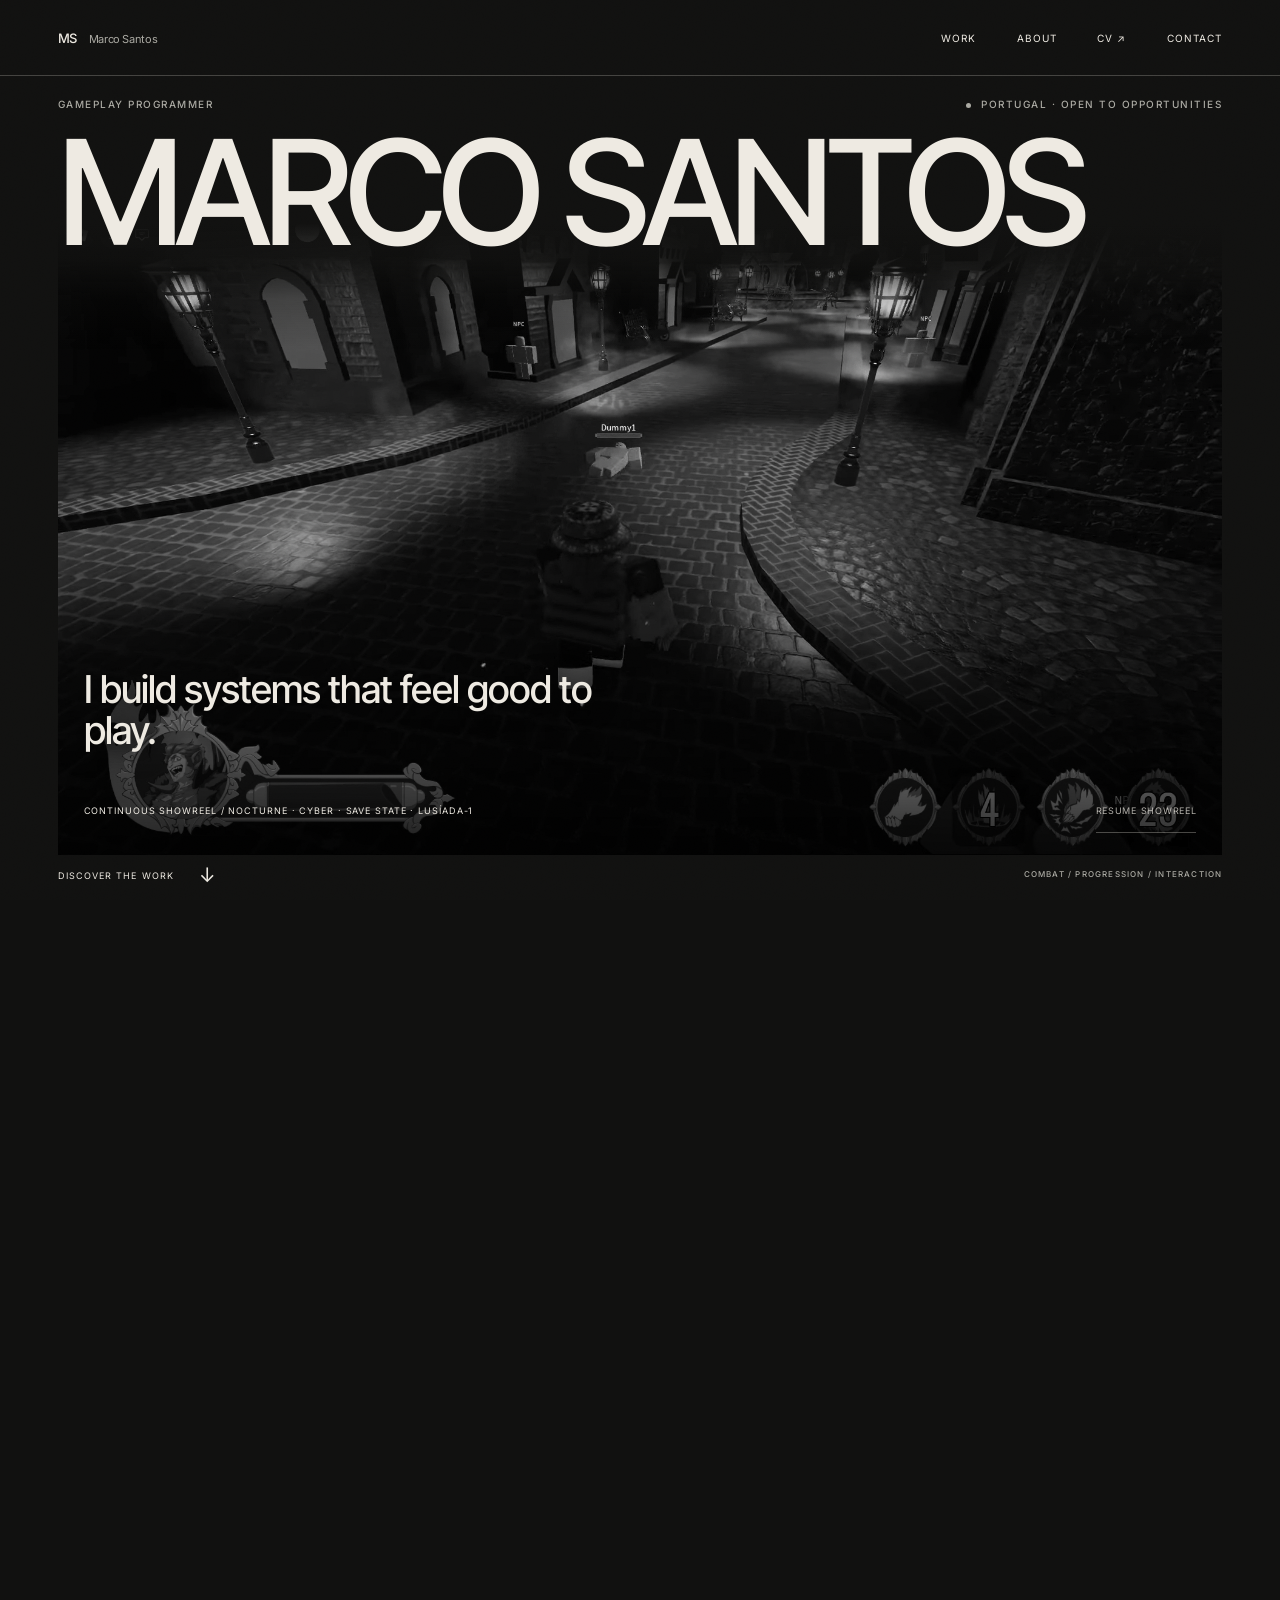
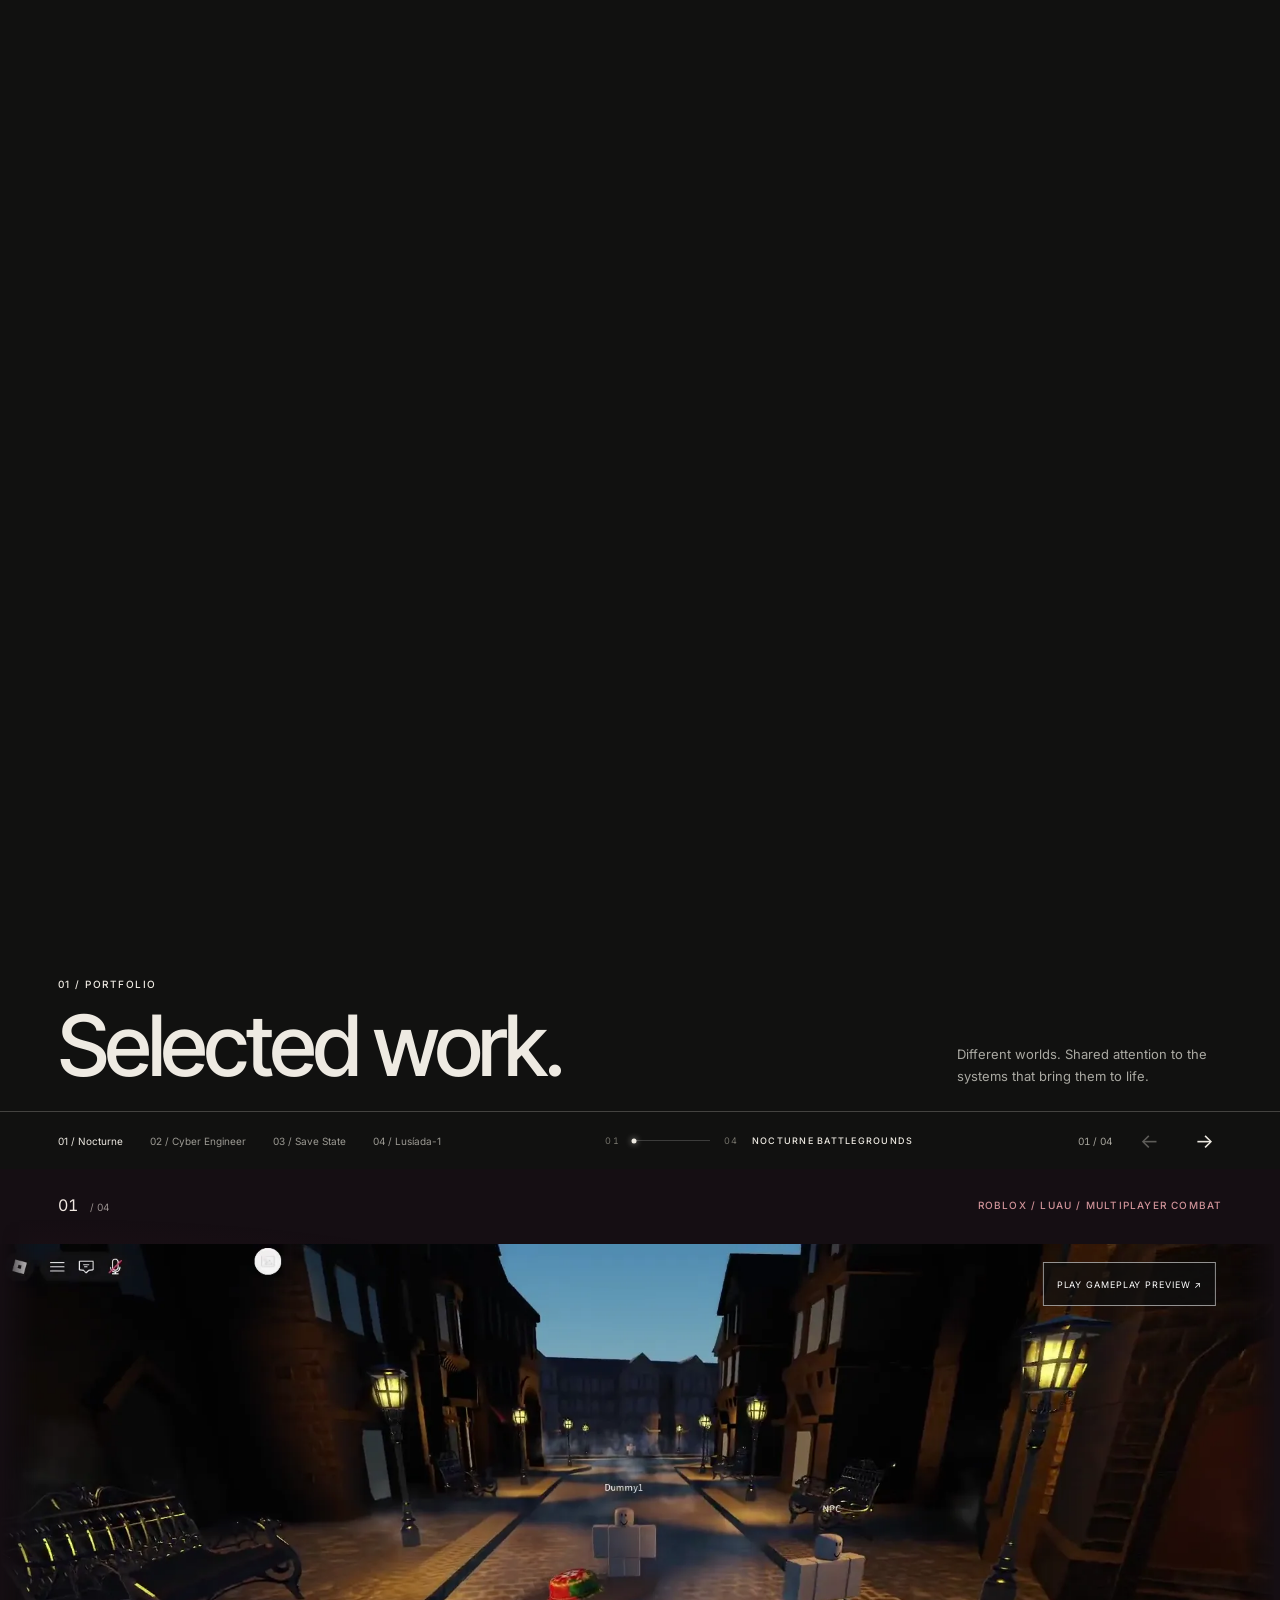
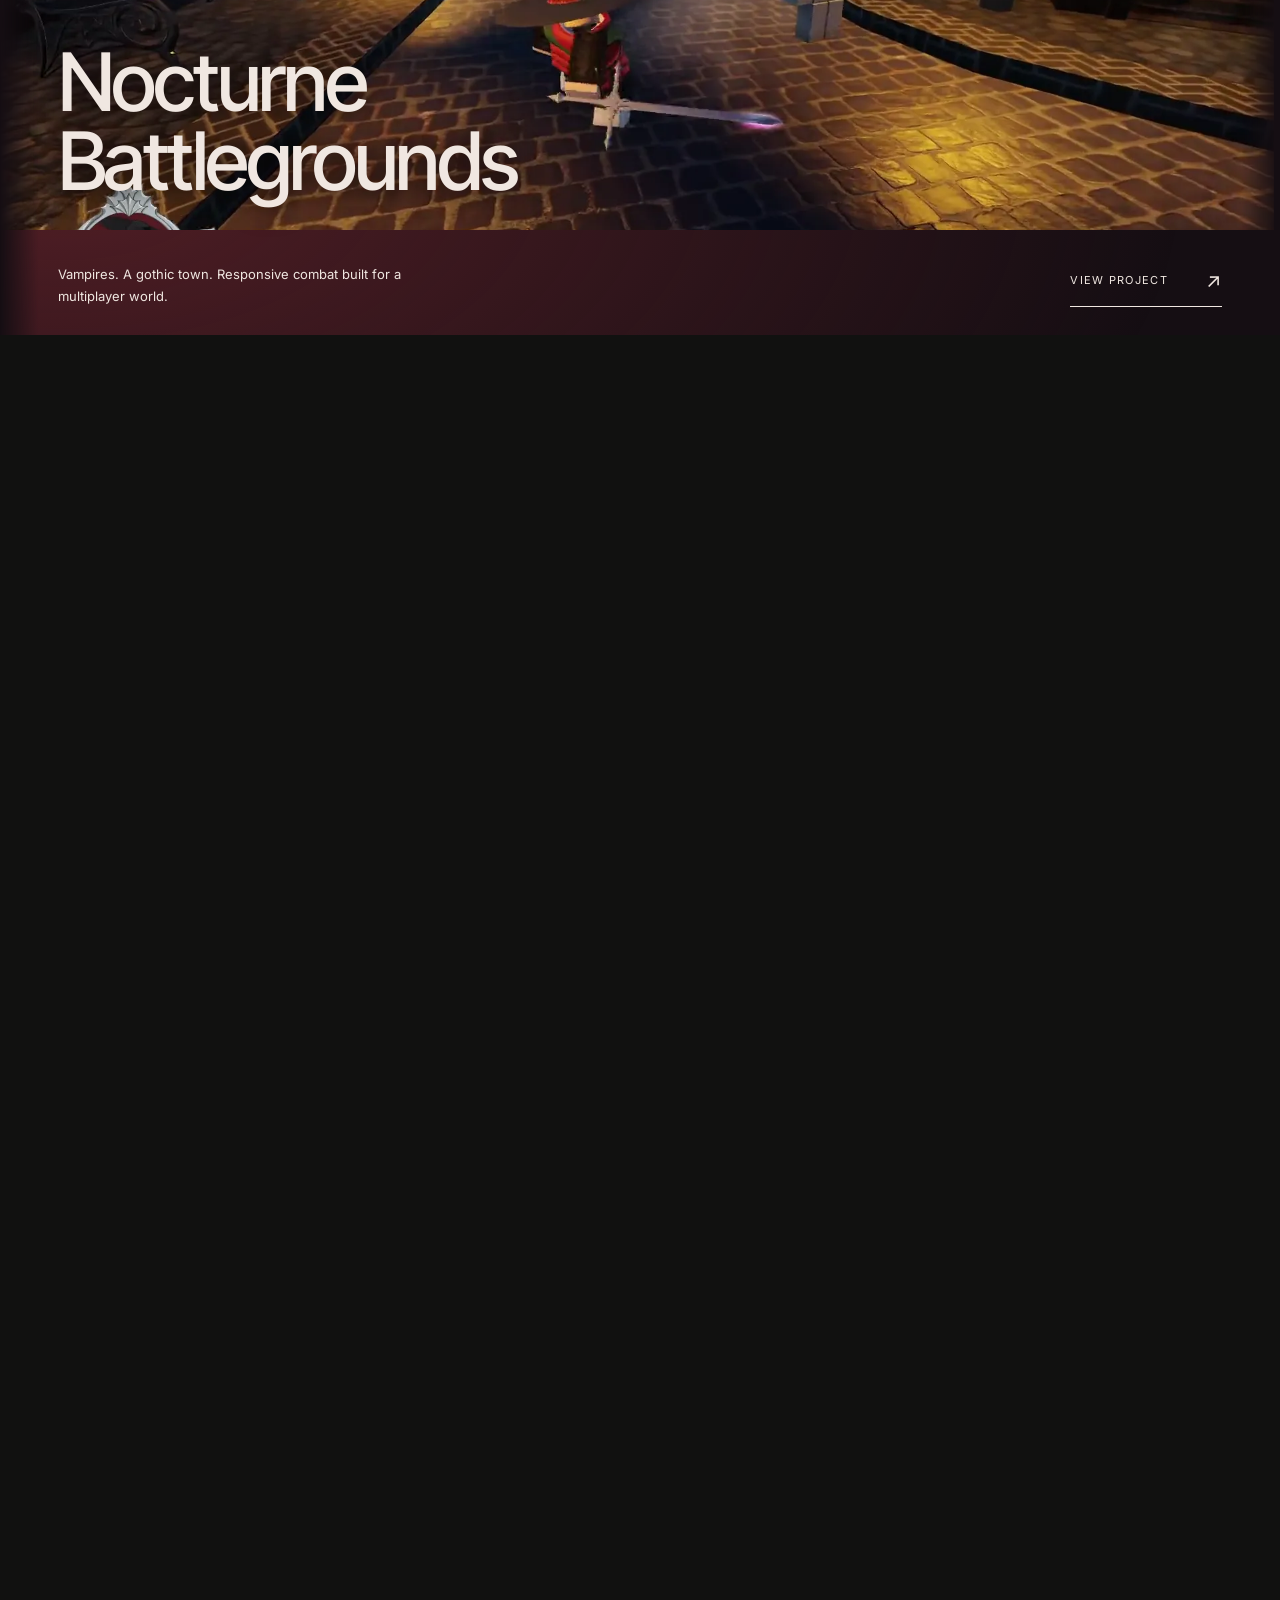
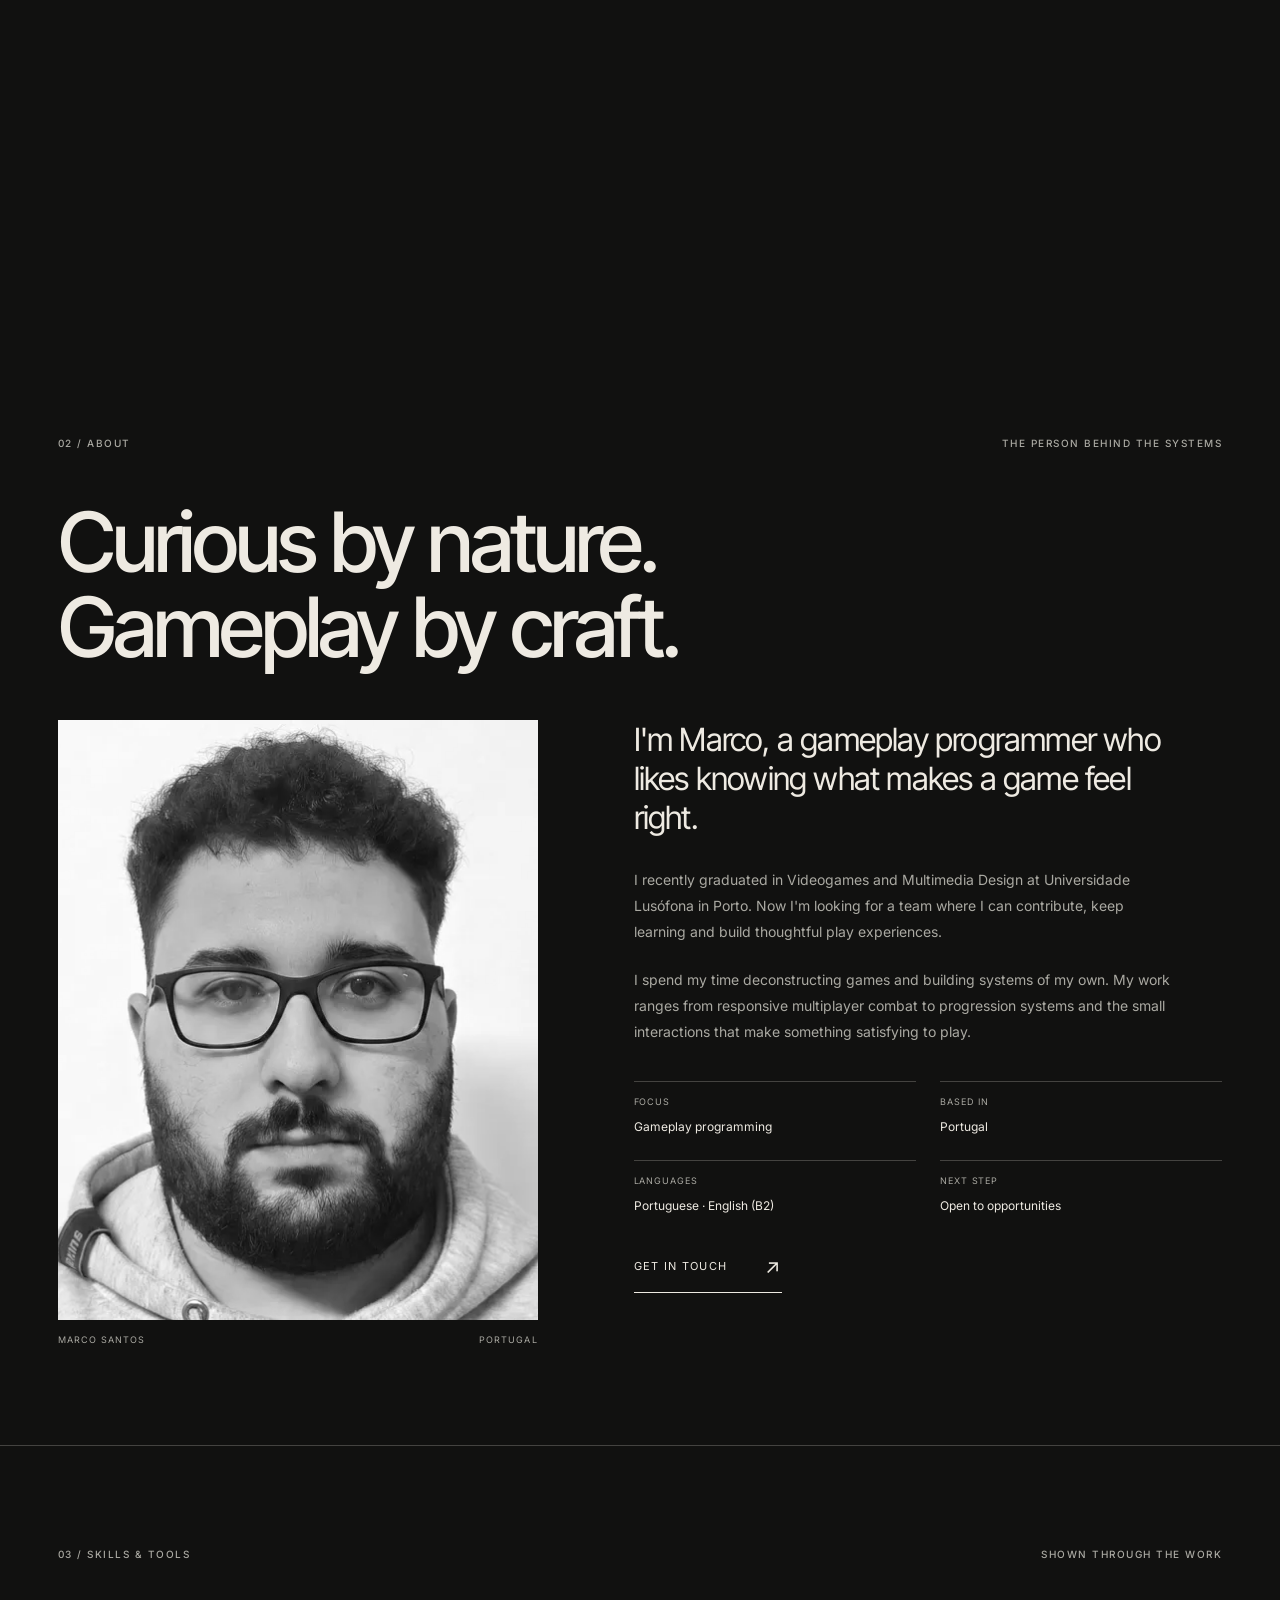
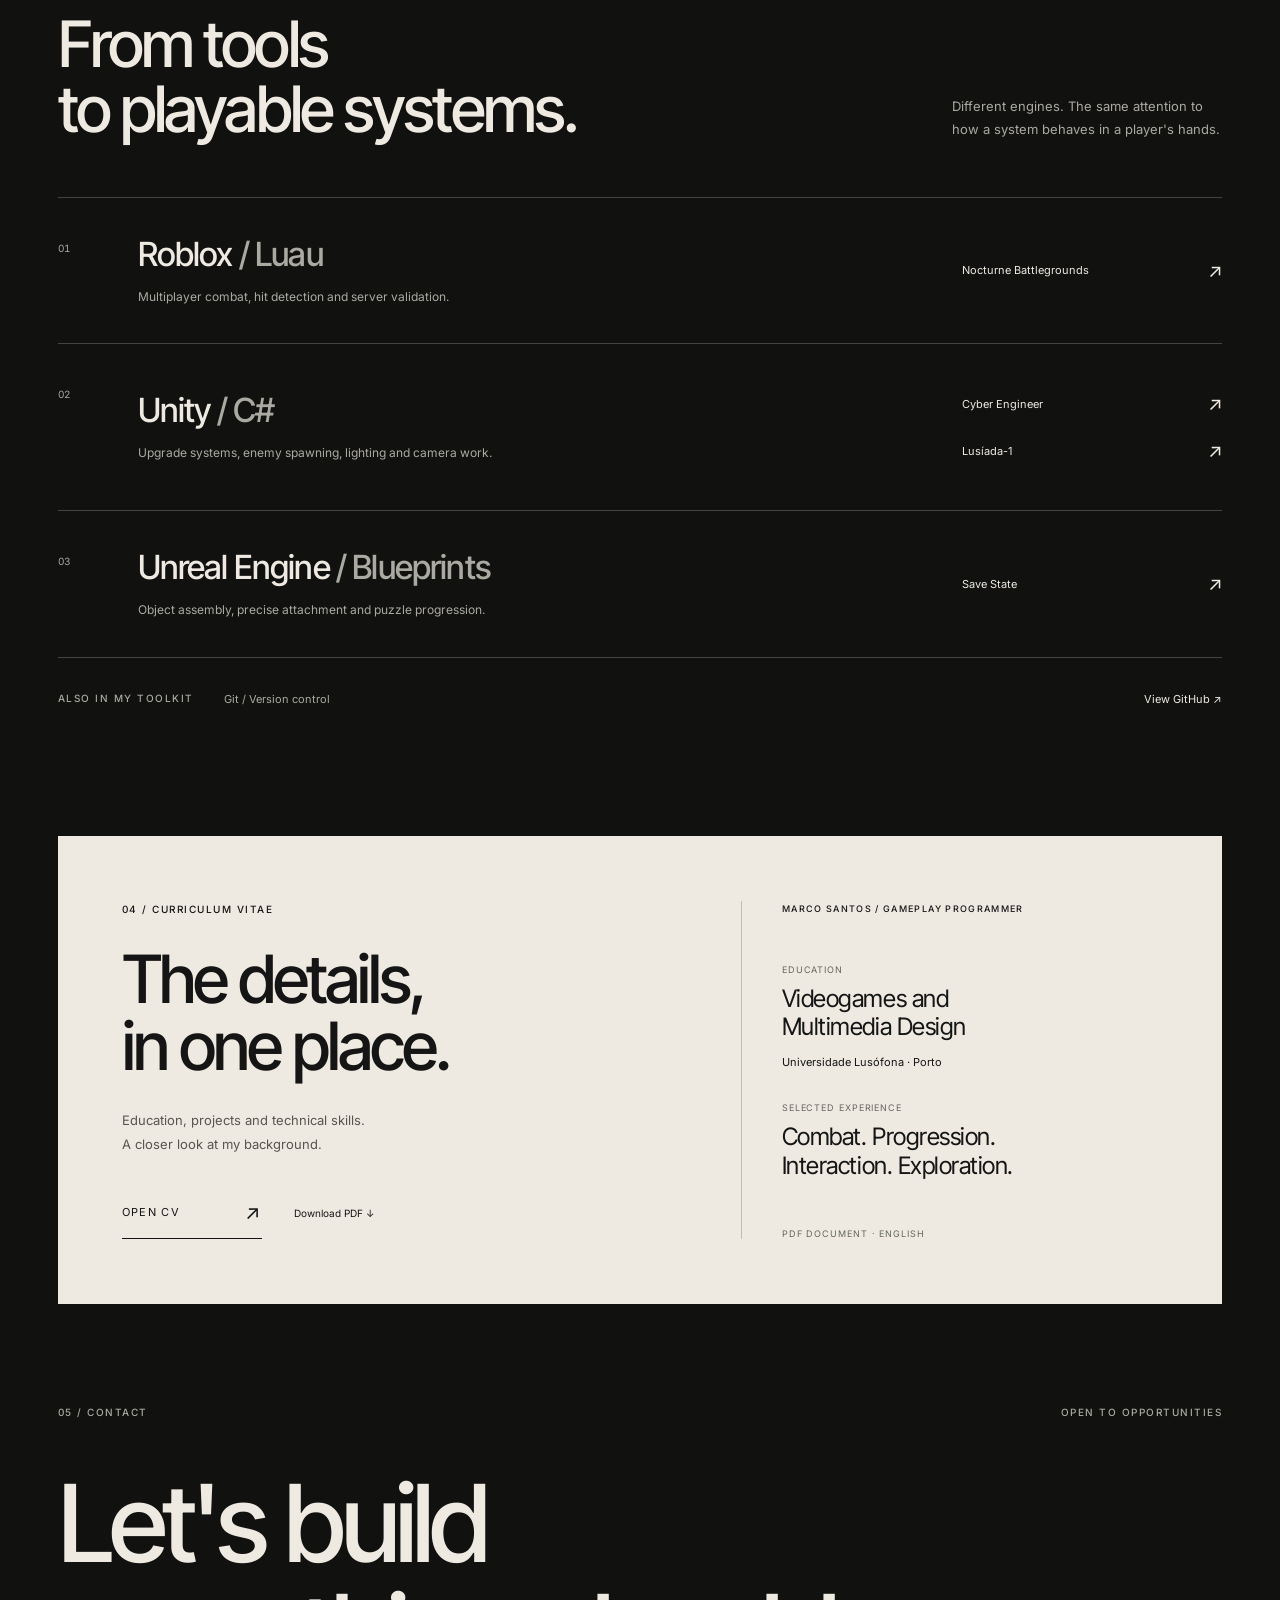
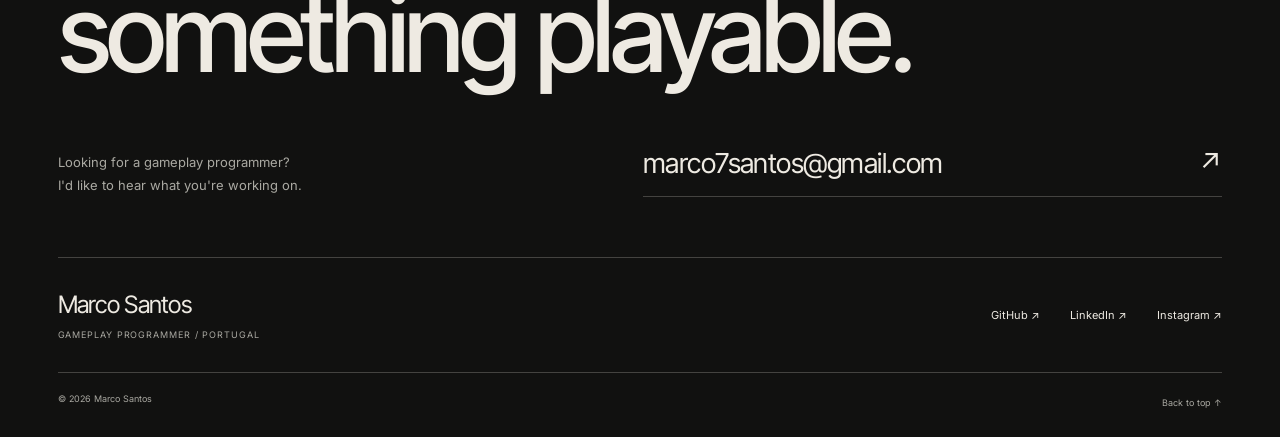
<file: index.html>
<!doctype html>
<html lang="en" data-type="tight">
<head>
  <meta charset="utf-8">
  <meta name="viewport" content="width=device-width,initial-scale=1">
  <meta name="description" content="Marco Santos — Gameplay Programmer. Combat, progression, and interactive systems built in Roblox, Unity and Unreal Engine.">
  <meta name="theme-color" content="#111110">
  <title>Marco Santos — Gameplay Programmer</title>
  <style>@view-transition { navigation: auto; }</style>
  <script>
    if ('scrollRestoration' in history) {
      const navEntry = performance.getEntriesByType('navigation')[0];
      const isBackForward = navEntry ? navEntry.type === 'back_forward' : (performance.navigation && performance.navigation.type === 2);
      if (!isBackForward && !location.hash) {
        history.scrollRestoration = 'manual';
        window.scrollTo(0, 0);
      } else {
        history.scrollRestoration = 'auto';
      }
    }
  </script>
  <link rel="icon" href="data:image/svg+xml,%3Csvg xmlns='http://www.w3.org/2000/svg' viewBox='0 0 64 64'%3E%3Crect width='64' height='64' fill='%23111110'/%3E%3Ctext x='9' y='46' font-size='45' fill='%23eeeae2' font-family='Georgia'%3EM%3C/text%3E%3C/svg%3E">
  <link rel="preconnect" href="https://fonts.googleapis.com">
  <link rel="preconnect" href="https://fonts.gstatic.com" crossorigin>
  <link rel="stylesheet" href="assets/css/tokens.css">
  <link rel="stylesheet" href="assets/css/base.css">
  <link rel="stylesheet" href="assets/css/home.css">
  <link rel="stylesheet" href="assets/css/refinement.css">
  <link rel="stylesheet" href="assets/css/hero.css">
  <link rel="stylesheet" href="assets/css/phase-two.css">
  <script src="assets/vendor/gsap.min.js" defer></script>
  <script src="assets/vendor/ScrollTrigger.min.js" defer></script>
  <script src="assets/js/scroll.js" defer></script>
  <script src="assets/js/hero.js" defer></script>
  <script src="assets/js/home.js" defer></script>
  <script src="assets/js/media.js" defer></script>
  <link rel="prefetch" href="nocturne.html">
  <link rel="prefetch" href="cyber.html">
  <link rel="prefetch" href="savestate.html">
  <link rel="prefetch" href="lusiada1.html">
  <link rel="prefetch" href="assets/media/cyber-case/arena-1.webp">
  <link rel="prefetch" href="assets/media/save-case/assembly.webp">
  <link rel="prefetch" href="assets/media/lusiada-case/nebula.webp">
<link rel="stylesheet" href="assets/css/polish.css"><script src="assets/js/polish.js" defer></script>
</head>
<body>
  <a class="skip-link" href="#main">Skip to content</a>
  <header class="site-header">
    <a class="wordmark" href="#main" aria-label="Marco Santos, home">MS<span>Marco Santos</span></a>
    <nav class="site-nav" aria-label="Main navigation">
      <a href="#work">Work</a><a href="#about">About</a><a href="MarcoSantos_CV.pdf" target="_blank" rel="noopener" aria-label="Open CV, PDF in a new tab">CV ↗</a><a href="#contact">Contact</a>
    </nav>
  </header>
  <main id="main">
    <section class="hero" aria-labelledby="hero-title">
      <div class="hero-scene">
        <div class="hero-kicker"><p class="eyebrow">Gameplay programmer</p><p class="eyebrow availability">Portugal · Open to opportunities</p></div>
        <h1 id="hero-title"><span>MARCO</span> <span>SANTOS</span></h1>
        <figure class="hero-cinema" aria-label="Continuous gameplay showreel across four project worlds, presented in monochrome">
          <img class="hero-poster" src="assets/media/extracted/homepage/hero-showreel-poster.webp" alt="Continuous gameplay showreel" decoding="async">
          <video class="hero-video" muted loop playsinline preload="auto" poster="assets/media/extracted/homepage/hero-showreel-poster.webp" aria-label="Marco Santos gameplay showreel featuring Nocturne Battlegrounds, Cyber Engineer, Save State, and Lusíada-1">
            <source src="assets/media/extracted/homepage/hero-showreel.webm" type="video/webm">
            <source src="assets/media/extracted/homepage/hero-showreel.mp4" type="video/mp4">
          </video>
          <figcaption class="cinema-caption"><span>Continuous showreel / <span id="hero-frame-name">Nocturne · Cyber · Save State · Lusíada-1</span></span><div class="cinema-controls"><button type="button" class="cinema-pause" aria-label="Pause showreel">Pause showreel</button></div></figcaption>
        </figure>
        <p class="hero-statement">I build systems that feel good to play.</p>
        <div class="hero-base"><a href="#work" class="text-link">Discover the work <span aria-hidden="true">↓</span></a><span class="eyebrow">Combat / Progression / Interaction</span></div>
      </div>
    </section>
    <div class="work-intro" id="work">
      <div><p class="eyebrow">01 / Portfolio</p><h2 id="work-title">Selected work.</h2></div>
      <div class="work-description"><p>Different worlds. Shared attention to the systems that bring them to life.</p></div>
    </div>
    <section class="work" aria-labelledby="work-title">
      <div class="gallery-stage">
        <div class="gallery-bar">
          <nav class="gallery-index" aria-label="Selected projects"><a href="#nocturne">01 / Nocturne</a><a href="#cyber">02 / Cyber Engineer</a><a href="#save-state">03 / Save State</a><a href="#lusiada">04 / Lusíada-1</a></nav>
          <div class="gallery-progress-editorial" aria-hidden="true">
            <span class="editorial-bound">01</span>
            <div class="editorial-track"><div class="editorial-fill"></div><div class="editorial-pip"></div></div>
            <span class="editorial-bound">04</span>
            <span class="editorial-project-name">Nocturne Battlegrounds</span>
          </div>
          <div class="gallery-controls"><output aria-label="Current project">01 / 04</output><button type="button" data-direction="-1" aria-label="Previous project">←</button><button type="button" data-direction="1" aria-label="Next project">→</button></div>
        </div>
        <div class="gallery-ambient" aria-hidden="true"></div>
        <div class="gallery-track">
          <article class="world nocturne" id="nocturne" aria-labelledby="nocturne-title">
            <div class="world-top"><span class="world-number">01 <small>/ 04</small></span><p class="eyebrow">Roblox / Luau / Multiplayer combat</p></div>
            <h3 id="nocturne-title">Nocturne<span>Battlegrounds</span></h3>
            <figure class="media" data-project-href="nocturne.html" tabindex="0" role="link" aria-label="View Nocturne Battlegrounds case study"><img class="media-poster" src="assets/media/extracted/homepage/nocturne-home.webp" alt="Nocturne Battlegrounds preview" aria-hidden="true" decoding="async"><video aria-hidden="true" data-src="assets/media/extracted/homepage/nocturne-home.mp4" poster="assets/media/extracted/homepage/nocturne-home.webp" muted loop playsinline preload="none" aria-label="Nocturne vampire combat gameplay"></video><button class="preview-toggle" type="button" aria-label="Play Nocturne preview">Play gameplay preview ↗</button></figure>
            <div class="world-footer"><p class="world-copy">Vampires. A gothic town. Responsive combat built for a multiplayer world.</p><a class="text-link" href="nocturne.html">View project <span aria-hidden="true">↗</span></a></div>
          </article>
          <article class="world cyber" id="cyber" aria-labelledby="cyber-title">
            <div class="world-top"><span class="world-number">02 <small>/ 04</small></span><p class="eyebrow">Unity / C# / Action roguelike</p></div>
            <div class="cyber-layout">
              <div><h3 id="cyber-title">Cyber<br><span>Engineer</span></h3><p class="world-copy">Fight your own creations.<br>Grow stronger with every wave.</p><a class="text-link" href="cyber.html">View project <span aria-hidden="true">↗</span></a></div>
              <div class="cyber-composition" data-project-href="cyber.html" tabindex="0" role="link" aria-label="View Cyber Engineer case study"><figure class="cyber-detail"><img src="assets/media/cyber-upgrades.webp" loading="lazy" width="420" height="746" alt="Three upgrade choices in Cyber Engineer" decoding="async"><figcaption>01 / Choose your upgrade</figcaption></figure><figure class="media"><img class="media-poster" src="assets/media/cyber.webp" alt="Cyber Engineer preview" aria-hidden="true" decoding="async"><video aria-hidden="true" data-src="assets/media/cyber.mp4" poster="assets/media/cyber.webp" muted loop playsinline preload="none" aria-label="Cyber Engineer top-down mobile gameplay"></video><button class="preview-toggle" type="button" aria-label="Play Cyber Engineer preview">Play preview ↗</button></figure><figure class="cyber-detail encounter"><img src="assets/media/cyber-encounter.webp" loading="lazy" width="420" height="746" alt="Enemies converging on the engineer" decoding="async"><figcaption>02 / Face the next wave</figcaption></figure></div>
              <div class="system-notes"><div><span class="eyebrow">01 / Progression</span><p>Character, weapon and gadget upgrades.</p></div><div><span class="eyebrow">02 / Encounters</span><p>Twenty waves. Controlled enemy spawning.</p></div></div>
            </div>
          </article>
          <article class="world save-state" id="save-state" aria-labelledby="save-title">
            <div class="world-top"><span class="world-number">03 <small>/ 04</small></span><p class="eyebrow">Unreal Engine / Blueprints / Puzzle</p></div>
            <div class="save-layout">
              <div><h3 id="save-title">Save<br> State</h3><p class="world-copy">Slow down. Piece it together.<br>A little care, a satisfying fit.</p><a class="text-link" href="savestate.html">View project <span aria-hidden="true">↗</span></a></div>
              <div class="save-composition" data-project-href="savestate.html" tabindex="0" role="link" aria-label="View Save State case study"><figure class="media"><img class="media-poster" src="assets/media/extracted/homepage/save-state-home.webp" alt="Save State preview" aria-hidden="true" decoding="async"><video aria-hidden="true" data-src="assets/media/extracted/homepage/save-state-home.mp4" poster="assets/media/extracted/homepage/save-state-home.webp" muted loop playsinline preload="none" aria-label="Assembling a controller in Save State"></video><button class="preview-toggle" type="button" aria-label="Play Save State preview">Play preview ↗</button></figure><figure class="save-detail"><img src="assets/media/save-detail-1.webp" width="720" height="406" loading="lazy" alt="Controller parts arranged at their assembly points" decoding="async"><figcaption>02 / Find the fit</figcaption></figure><figure class="save-detail"><img src="assets/media/save-detail-2.webp" width="720" height="406" loading="lazy" alt="A completed controller being inspected" decoding="async"><figcaption>03 / Put it together</figcaption></figure><p class="save-caption">Small interactions. A satisfying whole.</p></div>
            </div>
          </article>
          <article class="world lusiada" id="lusiada" aria-labelledby="lusiada-title">
            <div class="world-top"><span class="world-number">04 <small>/ 04</small></span><p class="eyebrow">Unity / C# / Space exploration</p></div>
            <figure class="media" data-project-href="lusiada1.html" tabindex="0" role="link" aria-label="View Lusíada-1 case study"><img class="media-poster" src="assets/media/extracted/homepage/lusiada-home.webp" alt="Lusíada-1 preview" aria-hidden="true" decoding="async"><video aria-hidden="true" data-src="assets/media/extracted/homepage/lusiada-home.mp4" poster="assets/media/extracted/homepage/lusiada-home.webp" muted loop playsinline preload="none" aria-label="Lusíada spacecraft crossing a bright nebula"></video><button class="preview-toggle" type="button" aria-label="Play Lusíada-1 preview">Play preview ↗</button></figure>
            <h3 id="lusiada-title">Lusíada-1</h3><p class="subtitle">Lost signal. New horizons.</p>
            <div class="world-footer"><p class="world-copy">A voyage beyond the familiar.<br>Lighting and camera work in service of discovery.</p><a class="text-link" href="lusiada1.html">View project <span aria-hidden="true">↗</span></a></div>
          </article>
        </div>
      </div>
    </section>
    <div class="phase-two">
      <section class="p2-about" id="about" aria-labelledby="about-title">
        <div class="p2-section-heading"><p class="eyebrow">02 / About</p><p class="eyebrow">The person behind the systems</p></div>
        <h2 id="about-title">Curious by nature.<br>Gameplay by craft.</h2>
        <div class="p2-about-grid">
          <figure class="p2-portrait"><img src="assets/media/marco.webp" width="640" height="602" loading="lazy" alt="Portrait of Marco Santos" decoding="async"><figcaption><span>Marco Santos</span><span>Portugal</span></figcaption></figure>
          <div class="p2-bio"><p class="p2-lead">I'm Marco, a gameplay programmer who likes knowing what makes a game feel right.</p><p>I recently graduated in Videogames and Multimedia Design at Universidade Lusófona in Porto. Now I'm looking for a team where I can contribute, keep learning and build thoughtful play experiences.</p><p>I spend my time deconstructing games and building systems of my own. My work ranges from responsive multiplayer combat to progression systems and the small interactions that make something satisfying to play.</p><dl class="p2-profile-facts"><div><dt>Focus</dt><dd>Gameplay programming</dd></div><div><dt>Based in</dt><dd>Portugal</dd></div><div><dt>Languages</dt><dd>Portuguese · English (B2)</dd></div><div><dt>Next step</dt><dd>Open to opportunities</dd></div></dl><a href="#contact" class="text-link">Get in touch <span aria-hidden="true">↗</span></a></div>
        </div>
      </section>
      <section class="p2-skills" id="skills" aria-labelledby="skills-title">
        <div class="p2-section-heading"><p class="eyebrow">03 / Skills & tools</p><p class="eyebrow">Shown through the work</p></div>
        <div class="p2-skills-heading"><h2 id="skills-title">From tools<br>to playable systems.</h2><p>Different engines. The same attention to how a system behaves in a player's hands.</p></div>
        <div class="p2-skill-row"><span class="p2-number">01</span><div><h3>Roblox <span>/ Luau</span></h3><p>Multiplayer combat, hit detection and server validation.</p></div><a href="nocturne.html" class="p2-proof"><span>Nocturne Battlegrounds</span><span aria-hidden="true">↗</span></a></div>
        <div class="p2-skill-row"><span class="p2-number">02</span><div><h3>Unity <span>/ C#</span></h3><p>Upgrade systems, enemy spawning, lighting and camera work.</p></div><div class="p2-proof-group"><a href="cyber.html" class="p2-proof"><span>Cyber Engineer</span><span aria-hidden="true">↗</span></a><a href="lusiada1.html" class="p2-proof"><span>Lusíada-1</span><span aria-hidden="true">↗</span></a></div></div>
        <div class="p2-skill-row"><span class="p2-number">03</span><div><h3>Unreal Engine <span>/ Blueprints</span></h3><p>Object assembly, precise attachment and puzzle progression.</p></div><a href="savestate.html" class="p2-proof"><span>Save State</span><span aria-hidden="true">↗</span></a></div>
        <div class="p2-tool-note"><span class="eyebrow">Also in my toolkit</span><span>Git / Version control</span><a href="https://github.com/koll11" target="_blank" rel="noopener" aria-label="View Marco's GitHub, opens in a new tab">View GitHub ↗</a></div>
      </section>
      <section class="p2-cv" id="cv" aria-labelledby="cv-title">
        <div><p class="eyebrow">04 / Curriculum vitae</p><h2 id="cv-title">The details,<br>in one place.</h2><p>Education, projects and technical skills.<br>A closer look at my background.</p><div class="p2-cv-actions"><a href="MarcoSantos_CV.pdf" target="_blank" rel="noopener" class="text-link" aria-label="Open Marco Santos's CV, PDF in a new tab">Open CV <span aria-hidden="true">↗</span></a><a href="MarcoSantos_CV.pdf" download class="p2-download">Download PDF ↓</a></div></div>
        <div class="p2-cv-summary"><p class="eyebrow">Marco Santos / Gameplay programmer</p><dl><div><dt>Education</dt><dd>Videogames and<br>Multimedia Design</dd><dd class="p2-cv-detail">Universidade Lusófona · Porto</dd></div><div><dt>Selected experience</dt><dd>Combat. Progression.<br>Interaction. Exploration.</dd></div></dl><span class="p2-cv-format">PDF document · English</span></div>
      </section>
      <section class="p2-contact" id="contact" aria-labelledby="contact-title">
        <div class="p2-section-heading"><p class="eyebrow">05 / Contact</p><p class="eyebrow">Open to opportunities</p></div>
        <h2 id="contact-title">Let's build<br>something playable.</h2>
        <div class="p2-contact-bottom"><p>Looking for a gameplay programmer?<br>I'd like to hear what you're working on.</p><a class="p2-email" href="mailto:marco7santos@gmail.com"><span>marco7santos@gmail.com</span><span aria-hidden="true">↗</span></a></div>
      </section>
    </div>
  </main>
  <footer class="p2-footer">
    <div class="p2-footer-top"><a class="p2-footer-name" href="#main">Marco Santos<span>Gameplay programmer / Portugal</span></a><nav aria-label="Social links"><a href="https://github.com/koll11" target="_blank" rel="noopener" aria-label="GitHub, opens in a new tab">GitHub ↗</a><a href="https://www.linkedin.com/in/marco-santos-3a45b528a" target="_blank" rel="noopener" aria-label="LinkedIn, opens in a new tab">LinkedIn ↗</a><a href="https://www.instagram.com/koll_11" target="_blank" rel="noopener" aria-label="Instagram, opens in a new tab">Instagram ↗</a></nav></div>
    <div class="p2-footer-base"><p>© 2026 Marco Santos</p><a href="#main">Back to top ↑</a></div>
  </footer>
  <aside class="font-review" aria-label="Typography audition"><label for="font-choice">Typography study</label><select id="font-choice"><option value="instrument">Instrument Serif + Inter</option><option value="bodoni">Bodoni Moda + Inter</option><option value="tight">Inter Tight + Inter</option></select></aside>
  <noscript><style>.preview-toggle { display:none } video { display:none } .media::before { content:''; display:block; width:100%; height:100%; background:center/cover no-repeat var(--fallback) } .nocturne {--fallback:url('assets/media/extracted/homepage/nocturne-home.webp')} .cyber {--fallback:url('assets/media/cyber.webp')} .save-state {--fallback:url('assets/media/extracted/homepage/save-state-home.webp')} .lusiada {--fallback:url('assets/media/extracted/homepage/lusiada-home.webp')}</style></noscript>
</body>
</html>
</file>
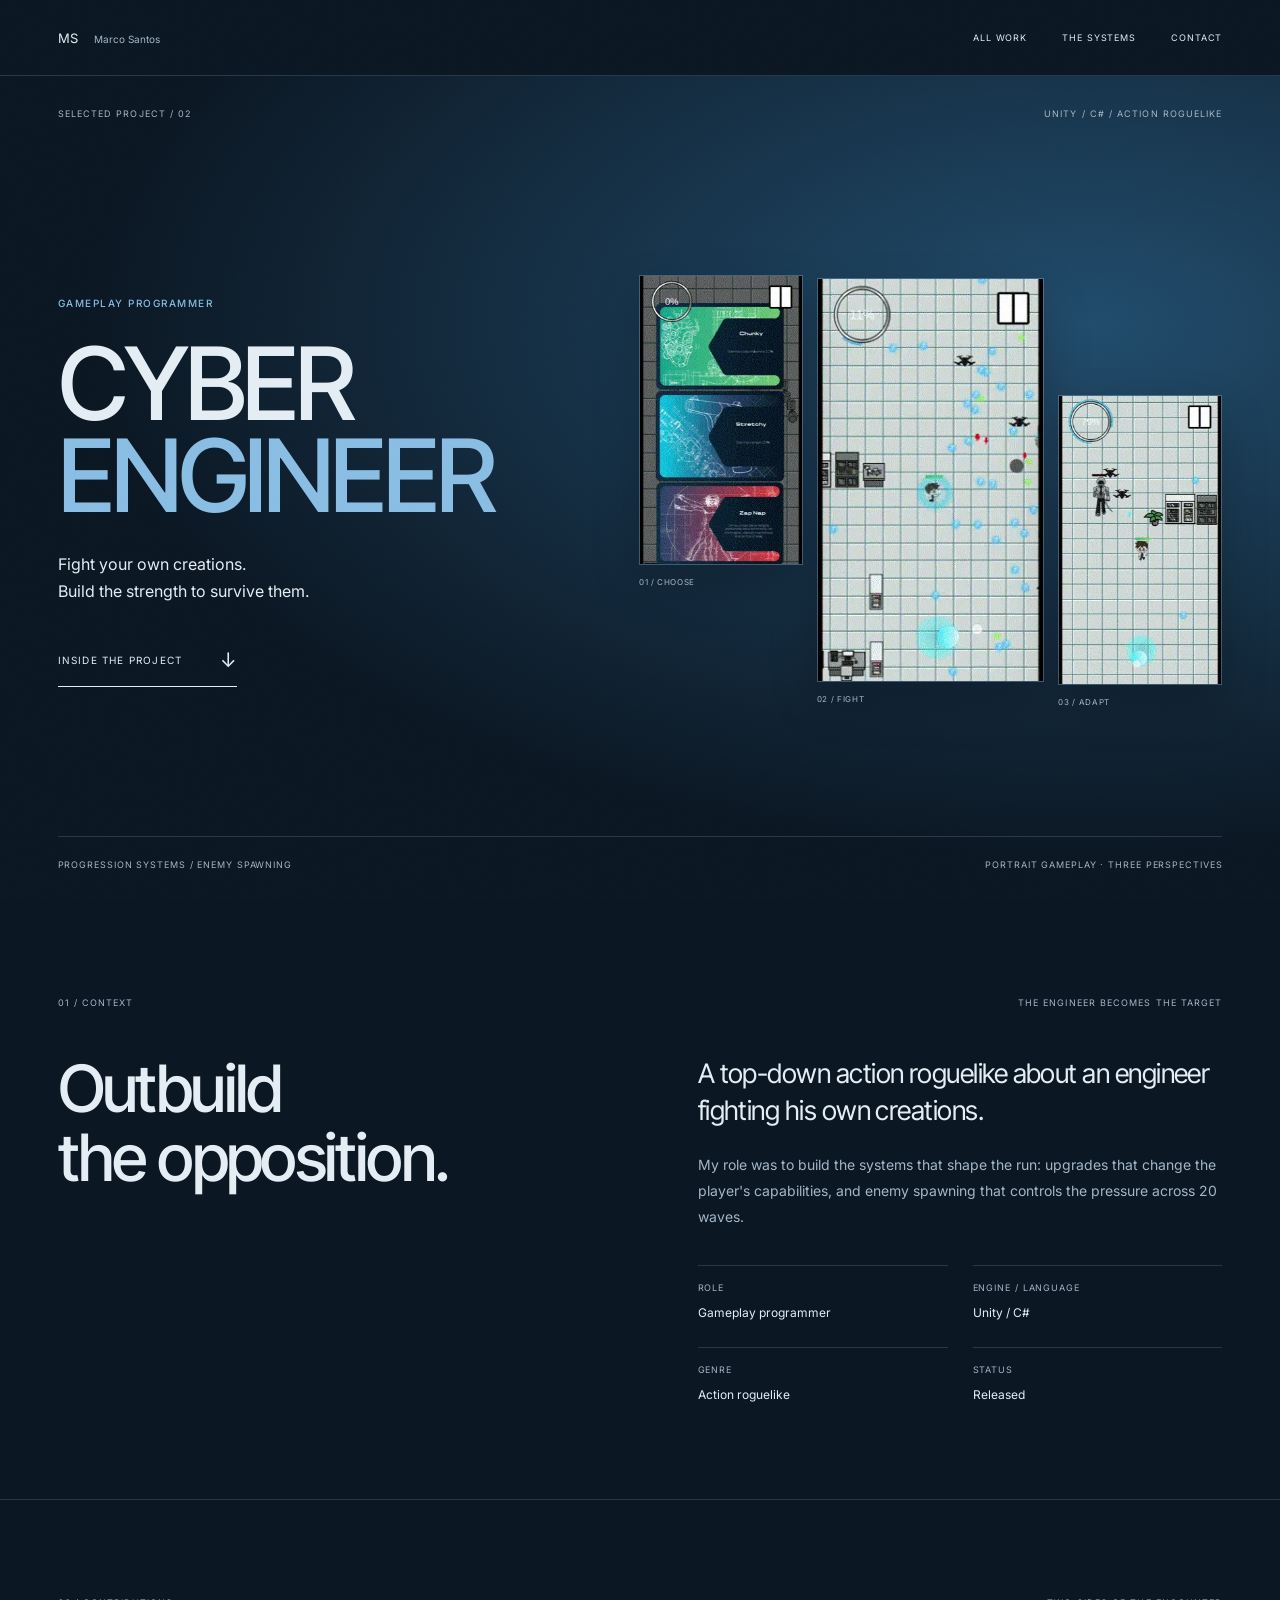
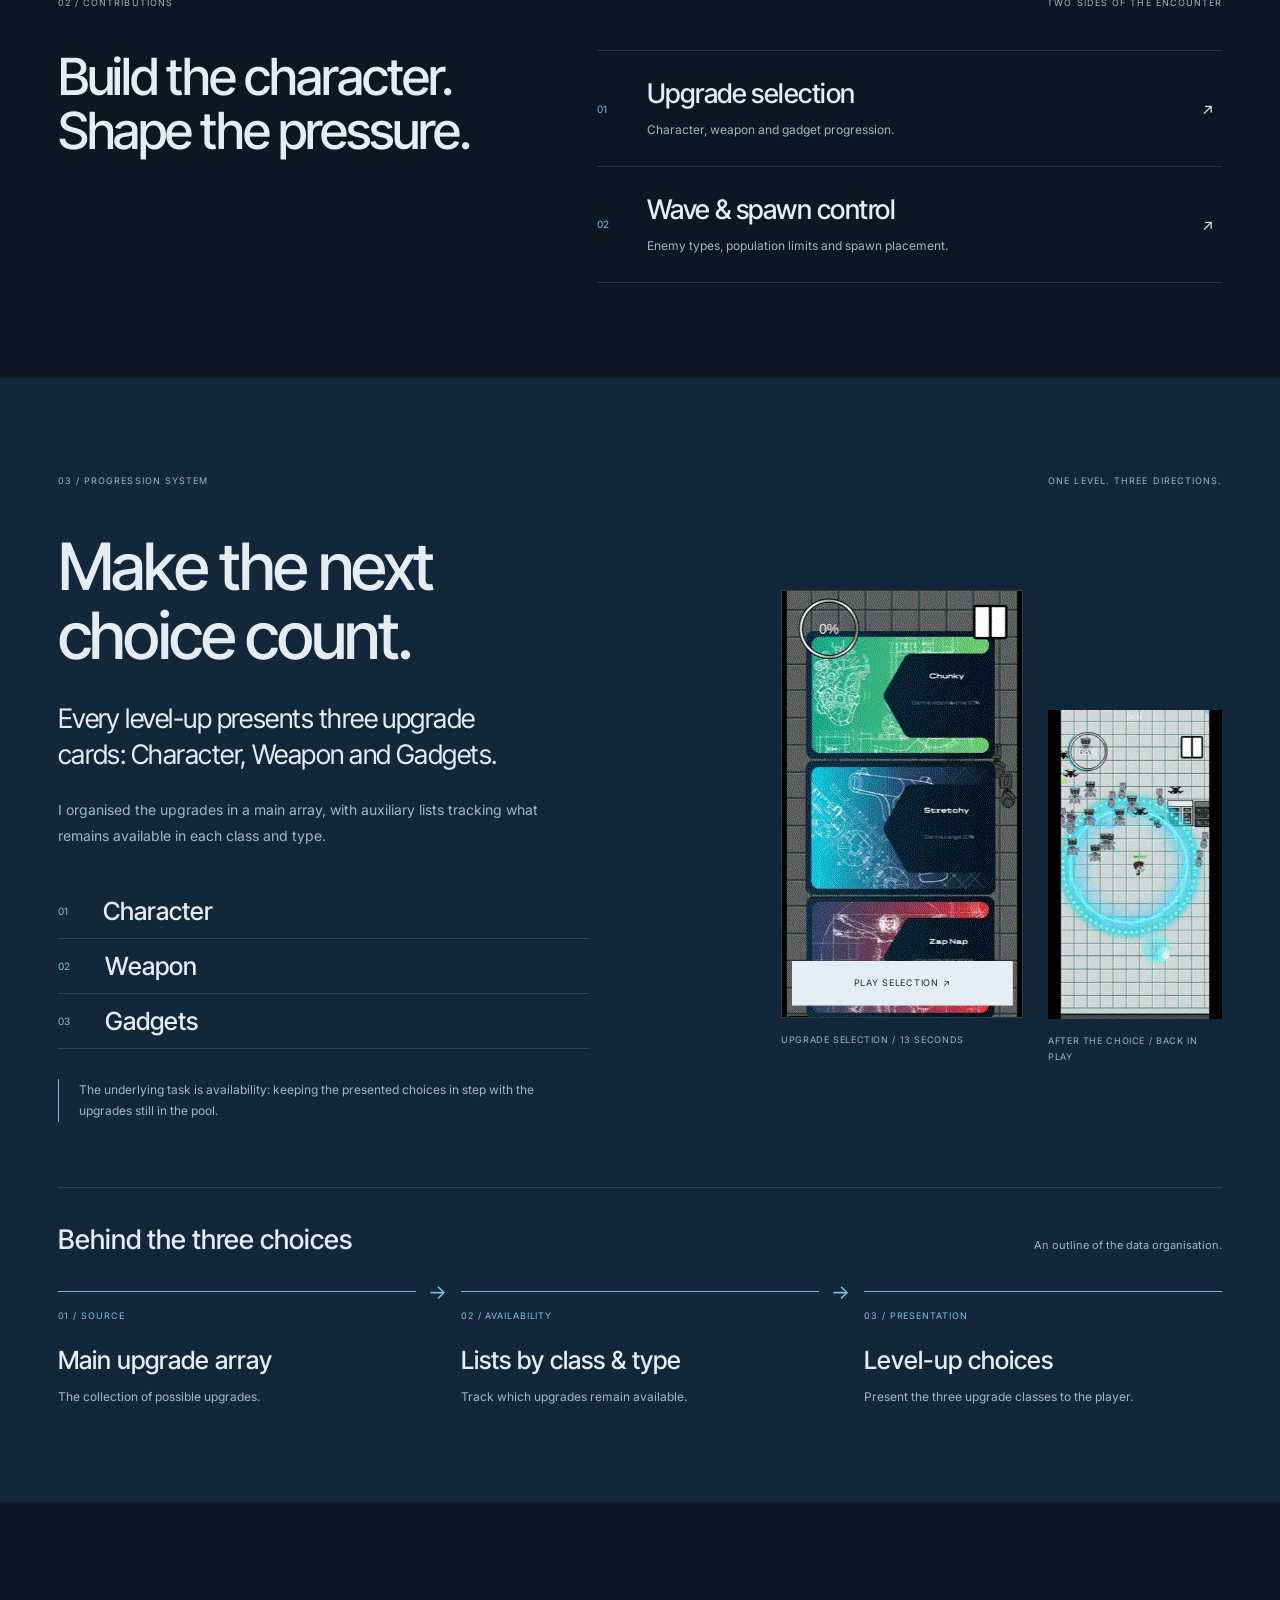
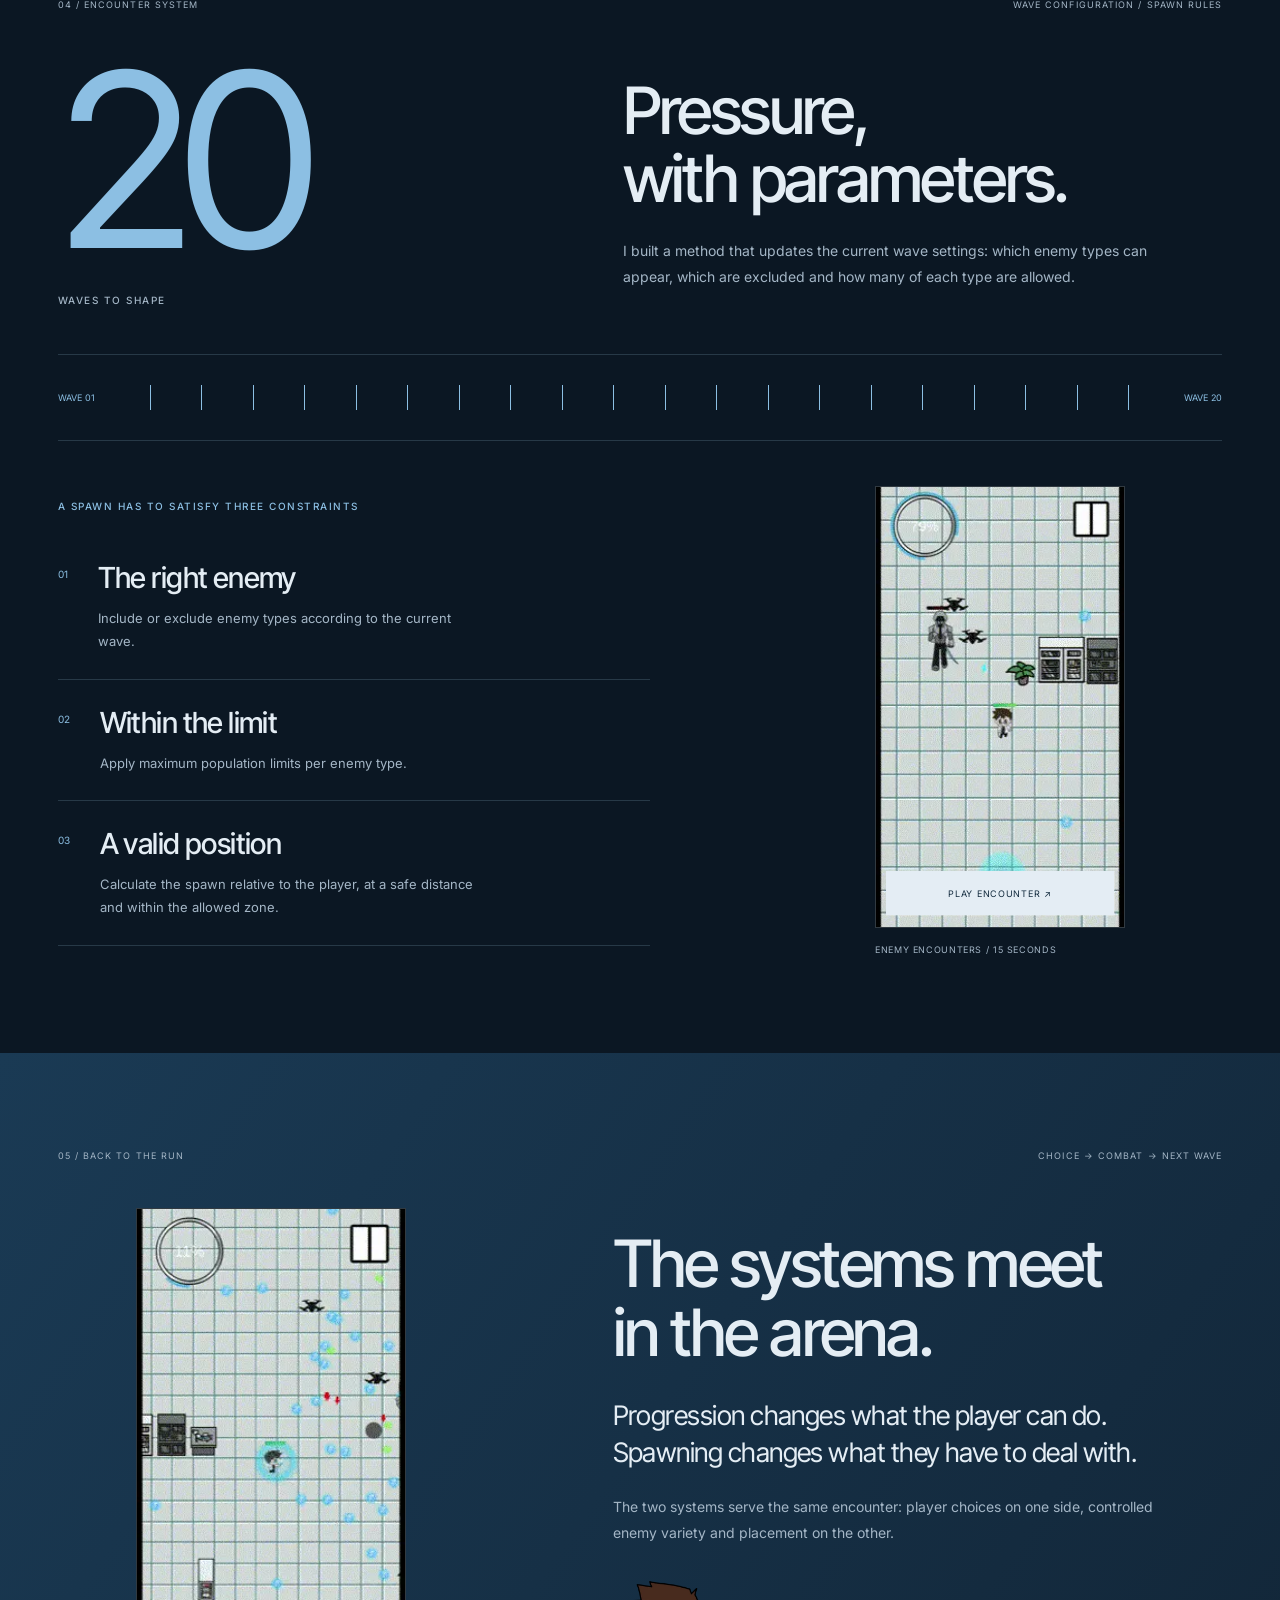
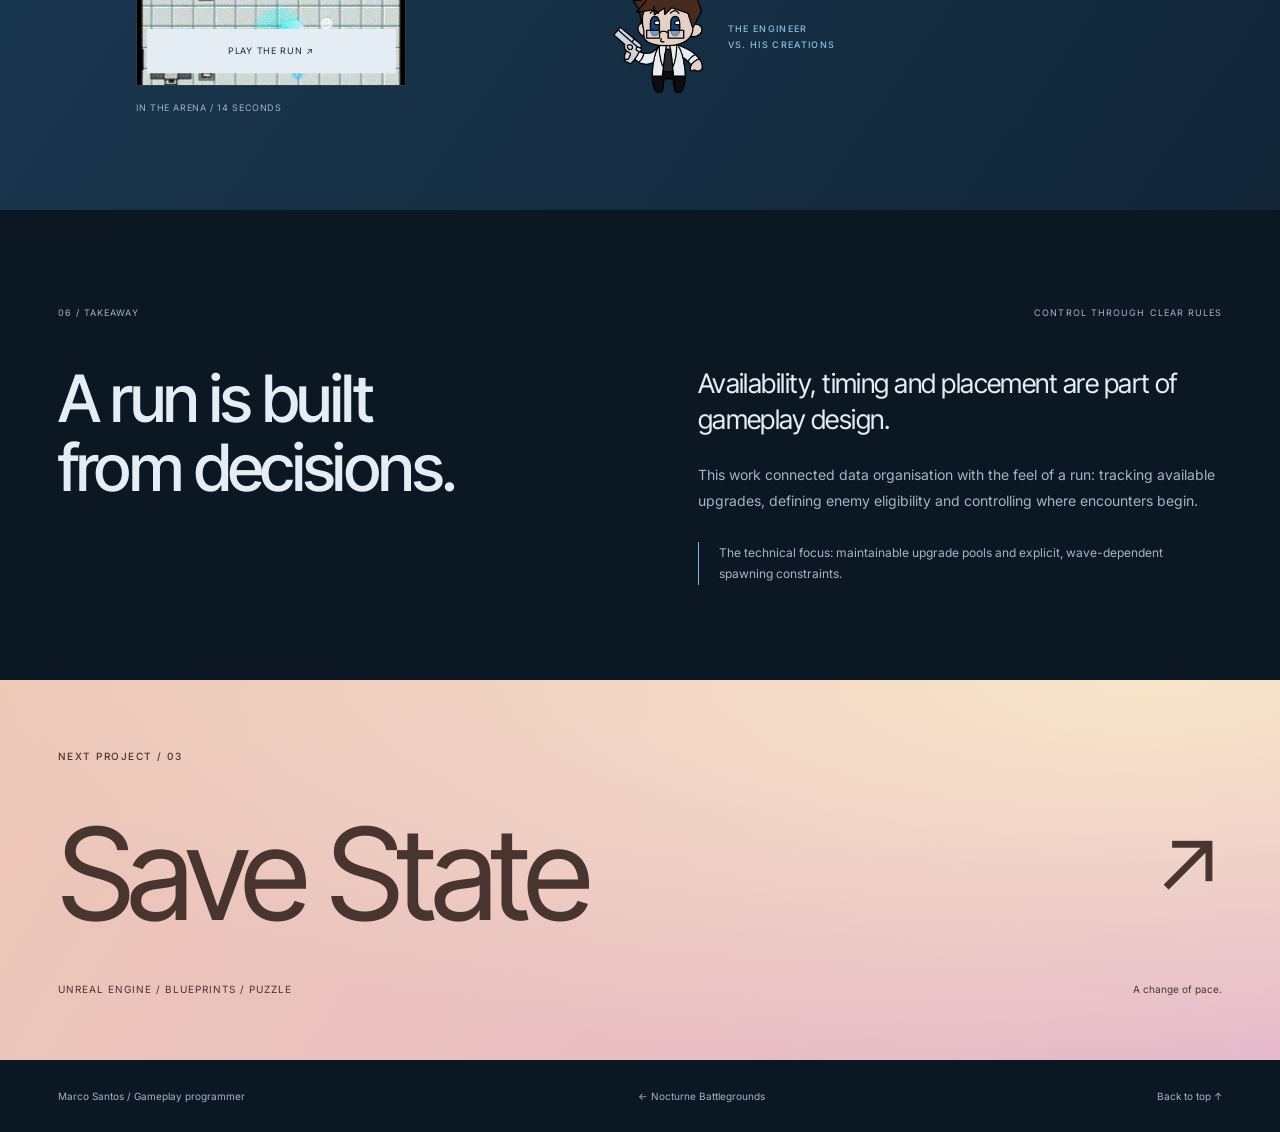
<file: cyber.html>
<!doctype html>
<html lang="en">
<head>
  <meta charset="utf-8"><meta name="viewport" content="width=device-width,initial-scale=1">
  <title>Cyber Engineer — Marco Santos</title>
  <meta name="description" content="Gameplay programming in Cyber Engineer: upgrade selection, enemy wave configuration and controlled spawning in Unity and C#.">
  <style>@view-transition { navigation: auto; }</style>
  <link rel="stylesheet" href="assets/css/tokens.css"><link rel="stylesheet" href="assets/css/base.css"><link rel="stylesheet" href="assets/css/cyber-case.css">
  <script src="assets/js/case-media.js" defer></script>
  <script src="assets/vendor/gsap.min.js" defer></script>
  <script src="assets/vendor/ScrollTrigger.min.js" defer></script>
  <script src="assets/js/case-motion.js" defer></script>
  <link rel="stylesheet" href="assets/css/polish.css"><script src="assets/js/polish.js" defer></script>
</head>
<body class="cyber-case">
  <a class="skip-link" href="#main">Skip to content</a>
  <header class="ce-header"><a class="ce-wordmark" href="index.html" aria-label="Marco Santos, homepage">MS <span>Marco Santos</span></a><nav aria-label="Project navigation"><a href="index.html#work">All work</a><a href="#upgrades">The systems</a><a href="index.html#contact">Contact</a></nav></header>
  <main id="main">
    <section class="ce-hero" aria-labelledby="cyber-title">
      <div class="ce-label"><span>Selected project / 02</span><span>Unity / C# / Action roguelike</span></div>
      <div class="ce-hero-grid"><div class="ce-hero-copy"><p class="eyebrow">Gameplay programmer</p><h1 id="cyber-title">CYBER<br><span>ENGINEER</span></h1><p class="ce-hero-intro">Fight your own creations.<br>Build the strength to survive them.</p><a class="text-link" href="#overview">Inside the project <span aria-hidden="true">↓</span></a></div>
      <div class="ce-hero-sequence" aria-label="Three moments from Cyber Engineer"><figure class="ce-hero-detail"><img src="assets/media/cyber-case/upgrades-1.webp" width="240" height="426" alt="Three upgrade choices presented to the player" decoding="sync"><figcaption>01 / Choose</figcaption></figure><figure class="ce-hero-main"><img src="assets/media/cyber-case/arena-1.webp" width="240" height="426" fetchpriority="high" alt="The engineer fighting in a top-down arena" decoding="sync"><figcaption>02 / Fight</figcaption></figure><figure class="ce-hero-detail"><img src="assets/media/cyber-case/waves-1.webp" width="240" height="426" alt="Enemy encounters in the arena" decoding="sync"><figcaption>03 / Adapt</figcaption></figure></div></div>
      <div class="ce-hero-base"><span>Progression systems / Enemy spawning</span><span>Portrait gameplay · Three perspectives</span></div>
    </section>
    <section class="ce-overview ce-section" id="overview" aria-labelledby="overview-title">
      <div class="ce-label"><span>01 / Context</span><span>The engineer becomes the target</span></div>
      <div class="ce-overview-grid"><h2 id="overview-title">Outbuild<br>the opposition.</h2><div><p class="ce-lead">A top-down action roguelike about an engineer fighting his own creations.</p><p class="ce-body-copy">My role was to build the systems that shape the run: upgrades that change the player's capabilities, and enemy spawning that controls the pressure across 20 waves.</p><dl class="ce-facts"><div><dt>Role</dt><dd>Gameplay programmer</dd></div><div><dt>Engine / language</dt><dd>Unity / C#</dd></div><div><dt>Genre</dt><dd>Action roguelike</dd></div><div><dt>Status</dt><dd>Released</dd></div></dl></div></div>
    </section>
    <section class="ce-contributions ce-section" aria-labelledby="contributions-title"><div class="ce-label"><span>02 / Contributions</span><span>Two sides of the encounter</span></div><h2 id="contributions-title">Build the character.<br>Shape the pressure.</h2><div class="ce-contribution-lines"><a href="#upgrades"><span class="ce-index">01</span><span><strong>Upgrade selection</strong><small>Character, weapon and gadget progression.</small></span><span aria-hidden="true">↗</span></a><a href="#waves"><span class="ce-index">02</span><span><strong>Wave & spawn control</strong><small>Enemy types, population limits and spawn placement.</small></span><span aria-hidden="true">↗</span></a></div></section>

    <section class="ce-upgrades ce-section" id="upgrades" aria-labelledby="upgrades-title">
      <div class="ce-label"><span>03 / Progression system</span><span>One level. Three directions.</span></div>
      <div class="ce-upgrade-layout"><div class="ce-upgrade-copy"><h2 id="upgrades-title">Make the next<br>choice count.</h2><p class="ce-lead">Every level-up presents three upgrade cards: Character, Weapon and Gadgets.</p><p class="ce-body-copy">I organised the upgrades in a main array, with auxiliary lists tracking what remains available in each class and type.</p><div class="ce-class-list"><div><span>01</span><h3>Character</h3></div><div><span>02</span><h3>Weapon</h3></div><div><span>03</span><h3>Gadgets</h3></div></div><p class="ce-margin-note">The underlying task is availability: keeping the presented choices in step with the upgrades still in the pool.</p></div>
      <div class="ce-upgrade-media"><figure class="ce-film"><div class="ce-film-stage"><video controls muted playsinline preload="none" poster="assets/media/cyber-case/upgrades-1.webp" data-clip="assets/media/cyber-case/upgrades.mp4" aria-label="Cyber Engineer upgrade selection gameplay"></video><button class="case-play" hidden type="button" aria-label="Play upgrade selection gameplay">Play selection ↗</button></div><figcaption>Upgrade selection / 13 seconds</figcaption></figure><figure class="ce-detail-frame"><img src="assets/media/cyber-case/upgrades-6.webp" width="240" height="426" loading="lazy" alt="A later moment from the upgrade gameplay capture" decoding="async"><figcaption>After the choice / Back in play</figcaption></figure></div></div>
      <div class="ce-upgrade-system" aria-labelledby="upgrade-flow-title"><div class="ce-system-heading"><h3 id="upgrade-flow-title">Behind the three choices</h3><p>An outline of the data organisation.</p></div><ol class="ce-pool-flow"><li><span>01 / Source</span><strong>Main upgrade array</strong><p>The collection of possible upgrades.</p></li><li><span>02 / Availability</span><strong>Lists by class & type</strong><p>Track which upgrades remain available.</p></li><li><span>03 / Presentation</span><strong>Level-up choices</strong><p>Present the three upgrade classes to the player.</p></li></ol></div>
    </section>

    <section class="ce-waves ce-section" id="waves" aria-labelledby="waves-title">
      <div class="ce-label"><span>04 / Encounter system</span><span>Wave configuration / Spawn rules</span></div>
      <div class="ce-wave-heading"><div><span class="ce-wave-number">20</span><span class="eyebrow">Waves to shape</span></div><div><h2 id="waves-title">Pressure,<br>with parameters.</h2><p class="ce-body-copy">I built a method that updates the current wave settings: which enemy types can appear, which are excluded and how many of each type are allowed.</p></div></div>
      <div class="ce-wave-range" aria-label="Progression from wave 1 through wave 20"><span>Wave 01</span><div aria-hidden="true"><i></i><i></i><i></i><i></i><i></i><i></i><i></i><i></i><i></i><i></i><i></i><i></i><i></i><i></i><i></i><i></i><i></i><i></i><i></i><i></i></div><span>Wave 20</span></div>
      <div class="ce-spawn-layout"><div><p class="eyebrow">A spawn has to satisfy three constraints</p><ol class="ce-spawn-rules"><li><span>01</span><div><h3>The right enemy</h3><p>Include or exclude enemy types according to the current wave.</p></div></li><li><span>02</span><div><h3>Within the limit</h3><p>Apply maximum population limits per enemy type.</p></div></li><li><span>03</span><div><h3>A valid position</h3><p>Calculate the spawn relative to the player, at a safe distance and within the allowed zone.</p></div></li></ol></div><figure class="ce-film"><div class="ce-film-stage"><video controls muted playsinline preload="none" poster="assets/media/cyber-case/waves-1.webp" data-clip="assets/media/cyber-case/waves.mp4" aria-label="Cyber Engineer enemy encounter gameplay"></video><button class="case-play" hidden type="button" aria-label="Play enemy encounter gameplay">Play encounter ↗</button></div><figcaption>Enemy encounters / 15 seconds</figcaption></figure></div>
    </section>

    <section class="ce-gameplay ce-section" aria-labelledby="gameplay-title"><div class="ce-label"><span>05 / Back to the run</span><span>Choice → Combat → Next wave</span></div><div class="ce-run-layout"><figure class="ce-film"><div class="ce-film-stage"><video controls muted playsinline preload="none" poster="assets/media/cyber-case/arena-1.webp" data-clip="assets/media/cyber-case/arena.mp4" aria-label="Cyber Engineer top-down arena gameplay"></video><button class="case-play" hidden type="button" aria-label="Play arena gameplay">Play the run ↗</button></div><figcaption>In the arena / 14 seconds</figcaption></figure><div class="ce-run-copy"><h2 id="gameplay-title">The systems meet<br>in the arena.</h2><p class="ce-lead">Progression changes what the player can do. Spawning changes what they have to deal with.</p><p class="ce-body-copy">The two systems serve the same encounter: player choices on one side, controlled enemy variety and placement on the other.</p><div class="ce-character"><img src="assets/media/cyber-case/engineer.webp" width="320" height="398" loading="lazy" alt="Cyber Engineer character illustration" decoding="async"><p class="eyebrow">The engineer<br>vs. his creations</p></div></div></div></section>

    <section class="ce-takeaway ce-section" aria-labelledby="takeaway-title"><div class="ce-label"><span>06 / Takeaway</span><span>Control through clear rules</span></div><div class="ce-takeaway-grid"><h2 id="takeaway-title">A run is built<br>from decisions.</h2><div><p class="ce-lead">Availability, timing and placement are part of gameplay design.</p><p class="ce-body-copy">This work connected data organisation with the feel of a run: tracking available upgrades, defining enemy eligibility and controlling where encounters begin.</p><p class="ce-margin-note">The technical focus: maintainable upgrade pools and explicit, wave-dependent spawning constraints.</p></div></div></section>
    <a href="savestate.html" class="ce-next"><span class="eyebrow">Next project / 03</span><span class="ce-next-title">Save State <span aria-hidden="true">↗</span></span><span class="ce-next-bottom"><span>Unreal Engine / Blueprints / Puzzle</span><span>A change of pace.</span></span></a>
  </main>
  <footer class="ce-footer"><a href="index.html">Marco Santos / Gameplay programmer</a><a href="nocturne.html">← Nocturne Battlegrounds</a><a href="#main">Back to top ↑</a></footer>
  <noscript><style>.ce-film-stage video { display:none; }.ce-film-stage::before { content:'Gameplay poster — enable JavaScript to play'; display:block; padding:150% 12px 15px; background:center/cover url('assets/media/cyber-case/arena-1.webp'); color:white; }.ce-upgrades .ce-film-stage::before { background-image:url('assets/media/cyber-case/upgrades-1.webp'); }.ce-waves .ce-film-stage::before { background-image:url('assets/media/cyber-case/waves-1.webp'); }</style></noscript>
</body>
</html>
</file>
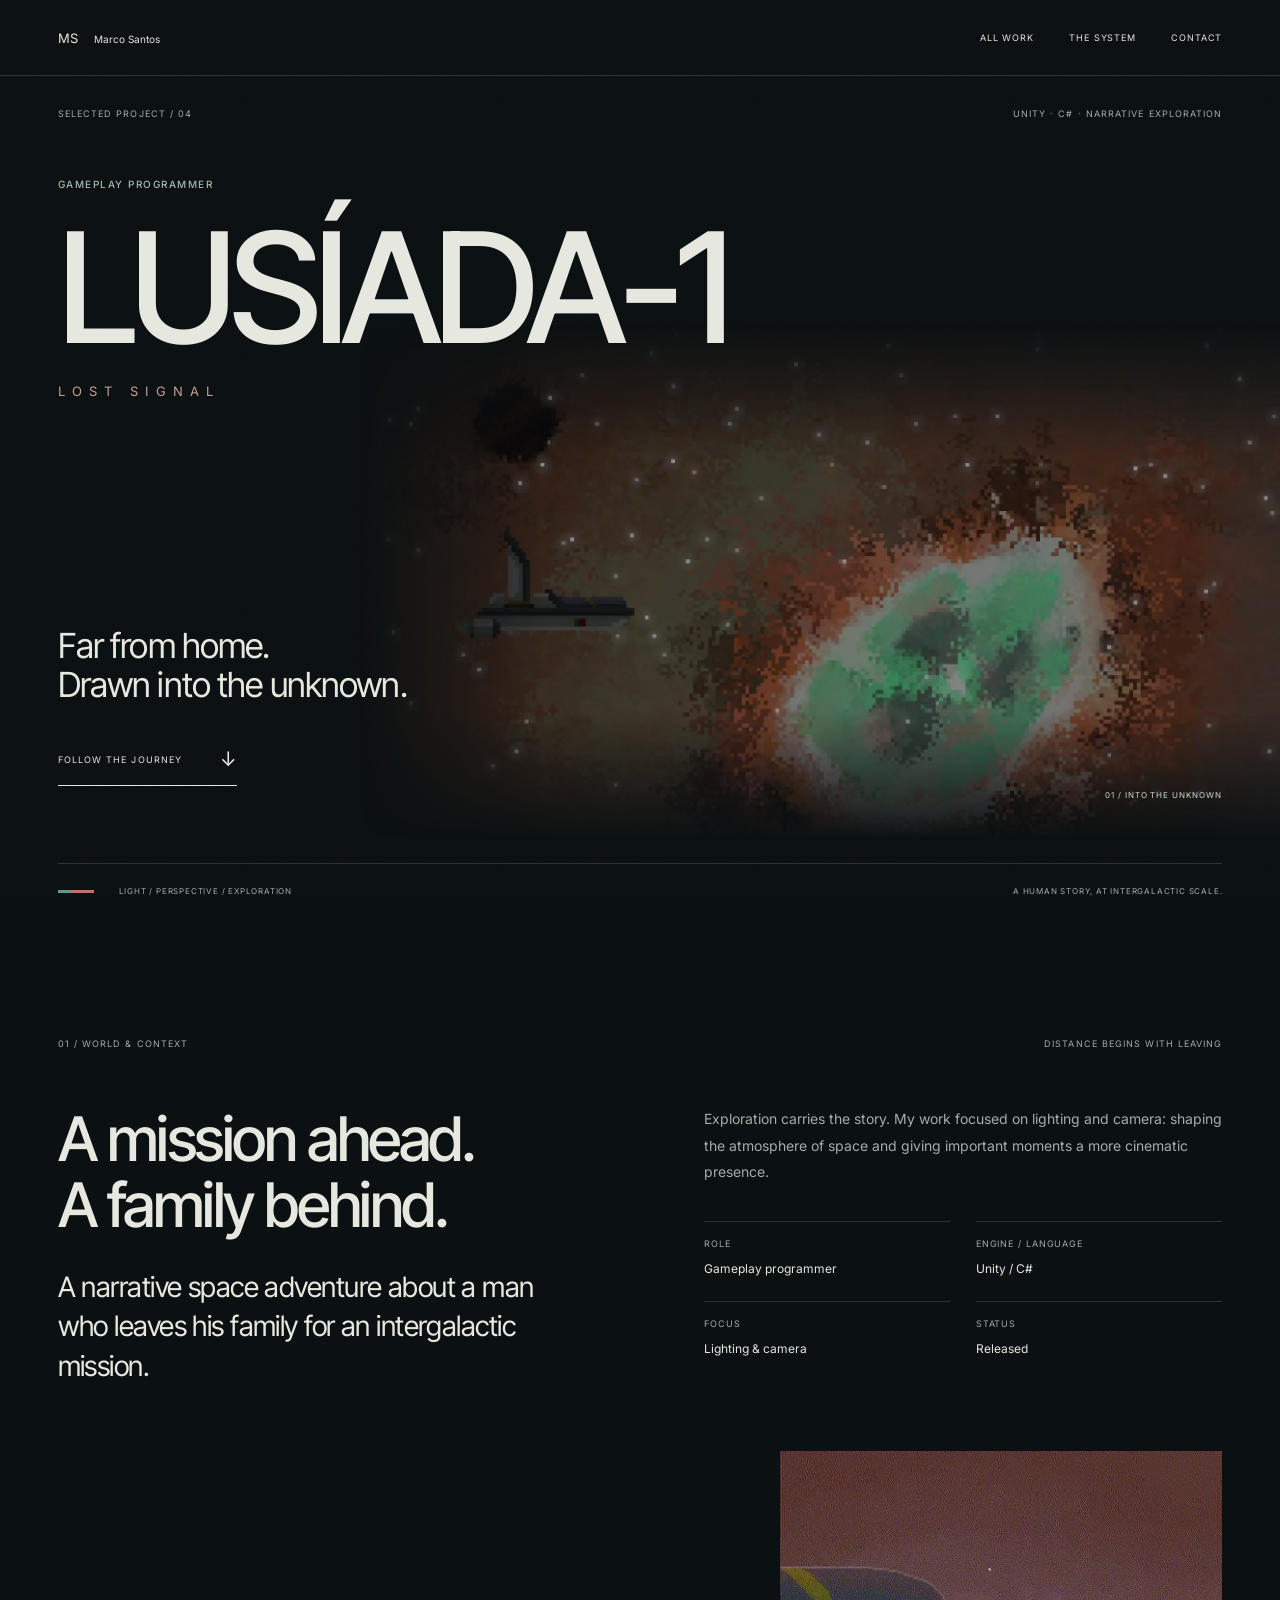
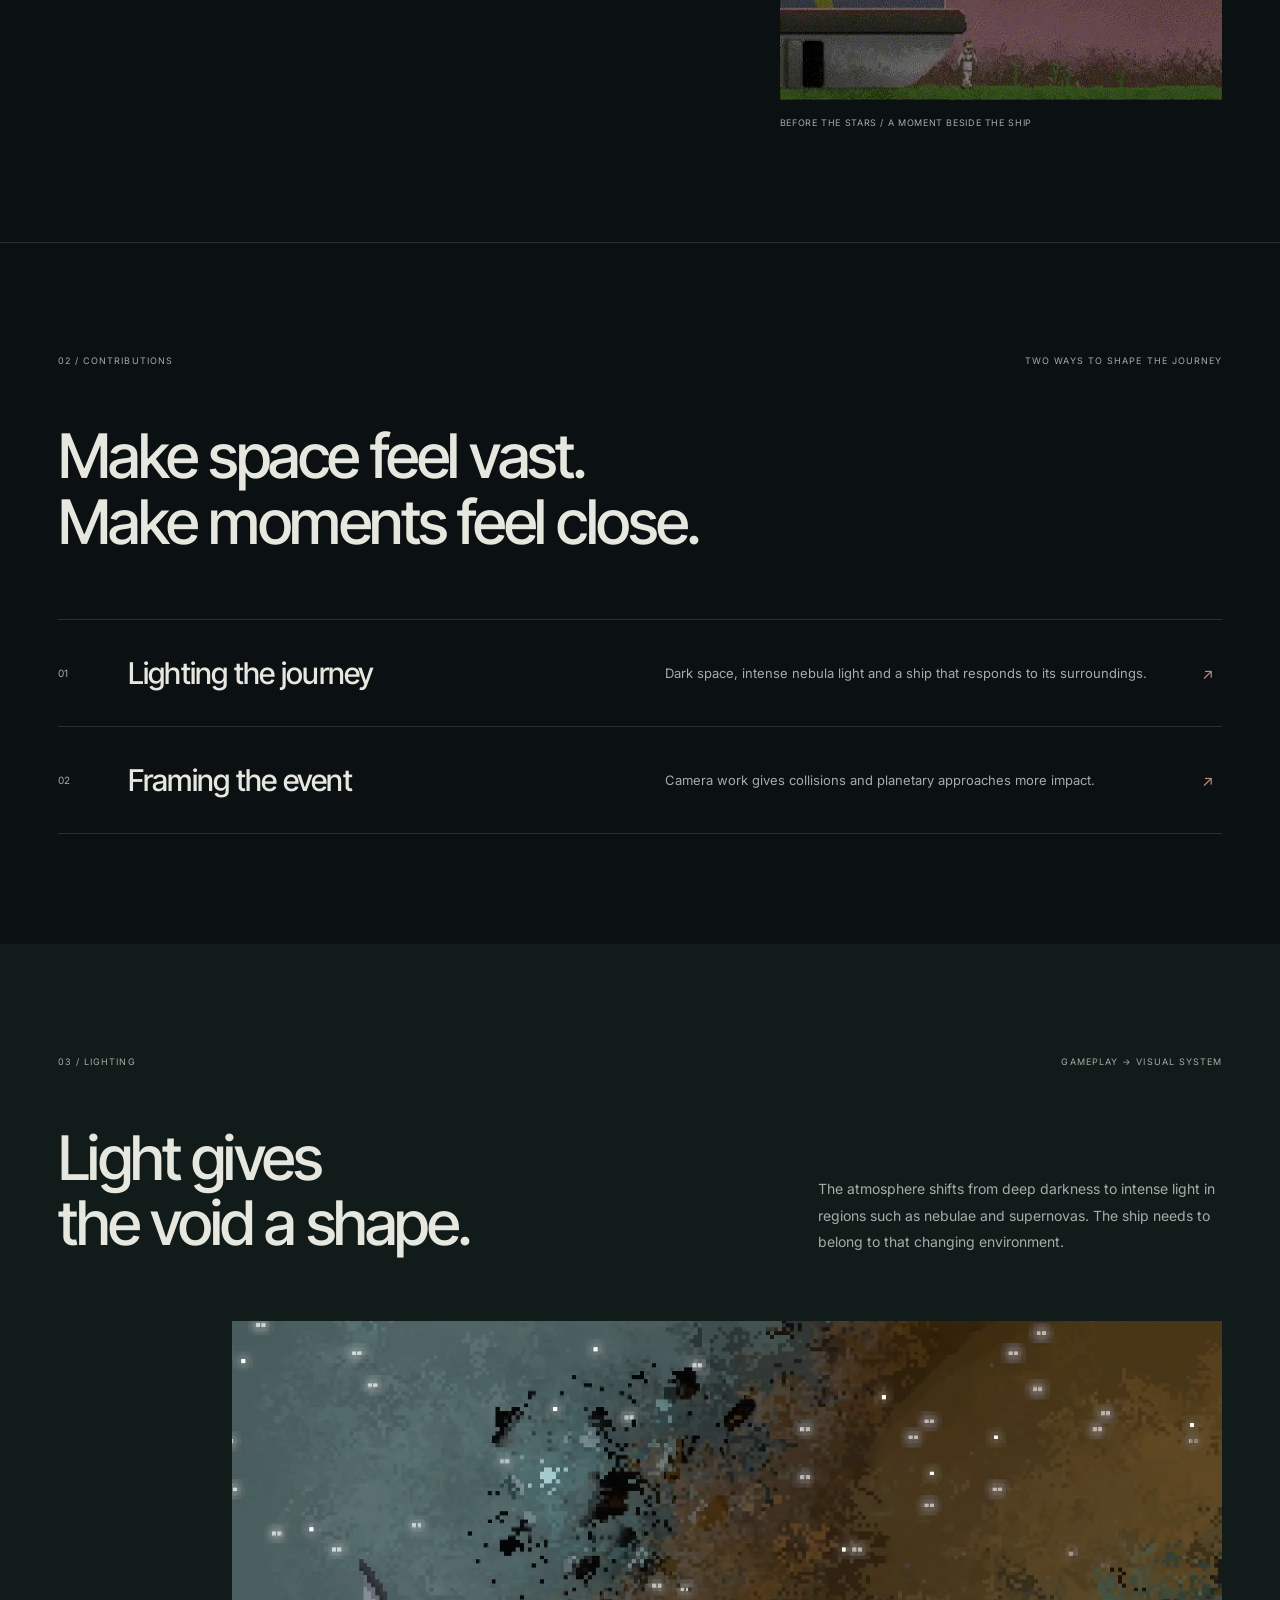
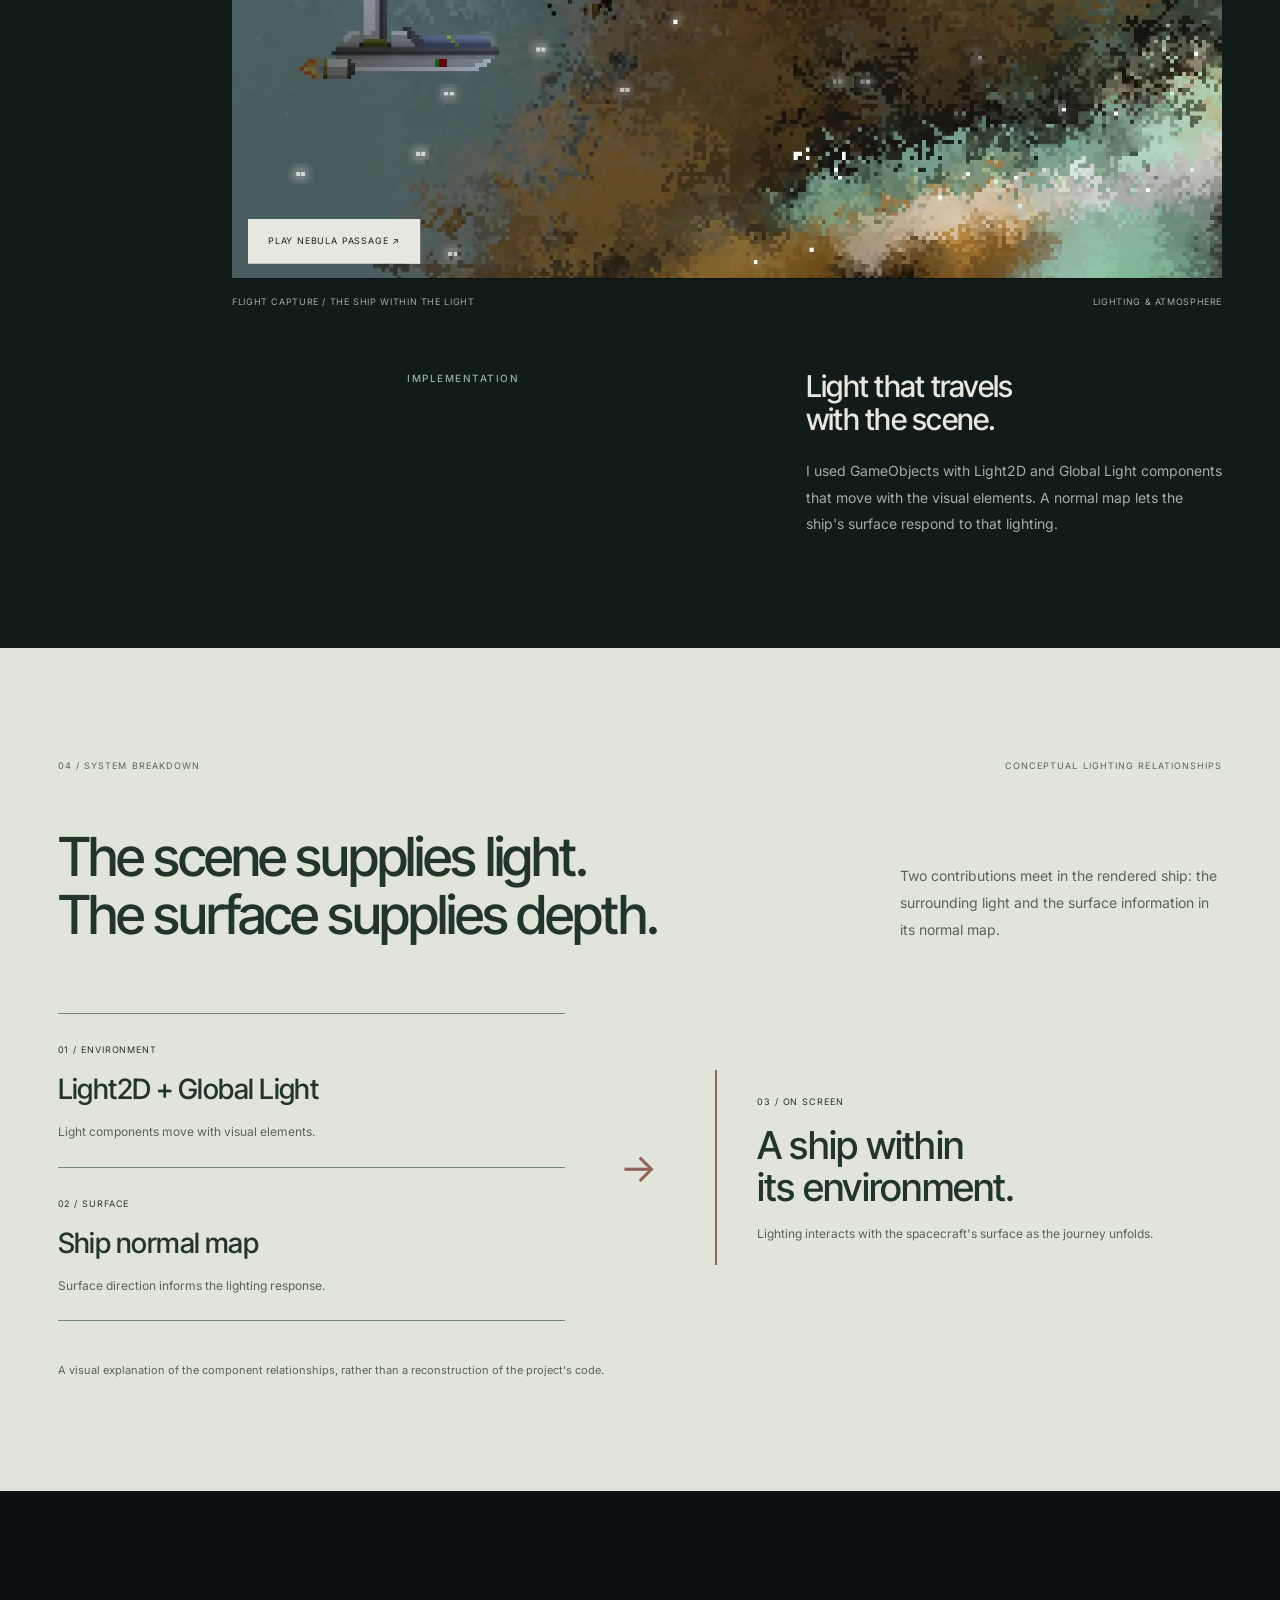
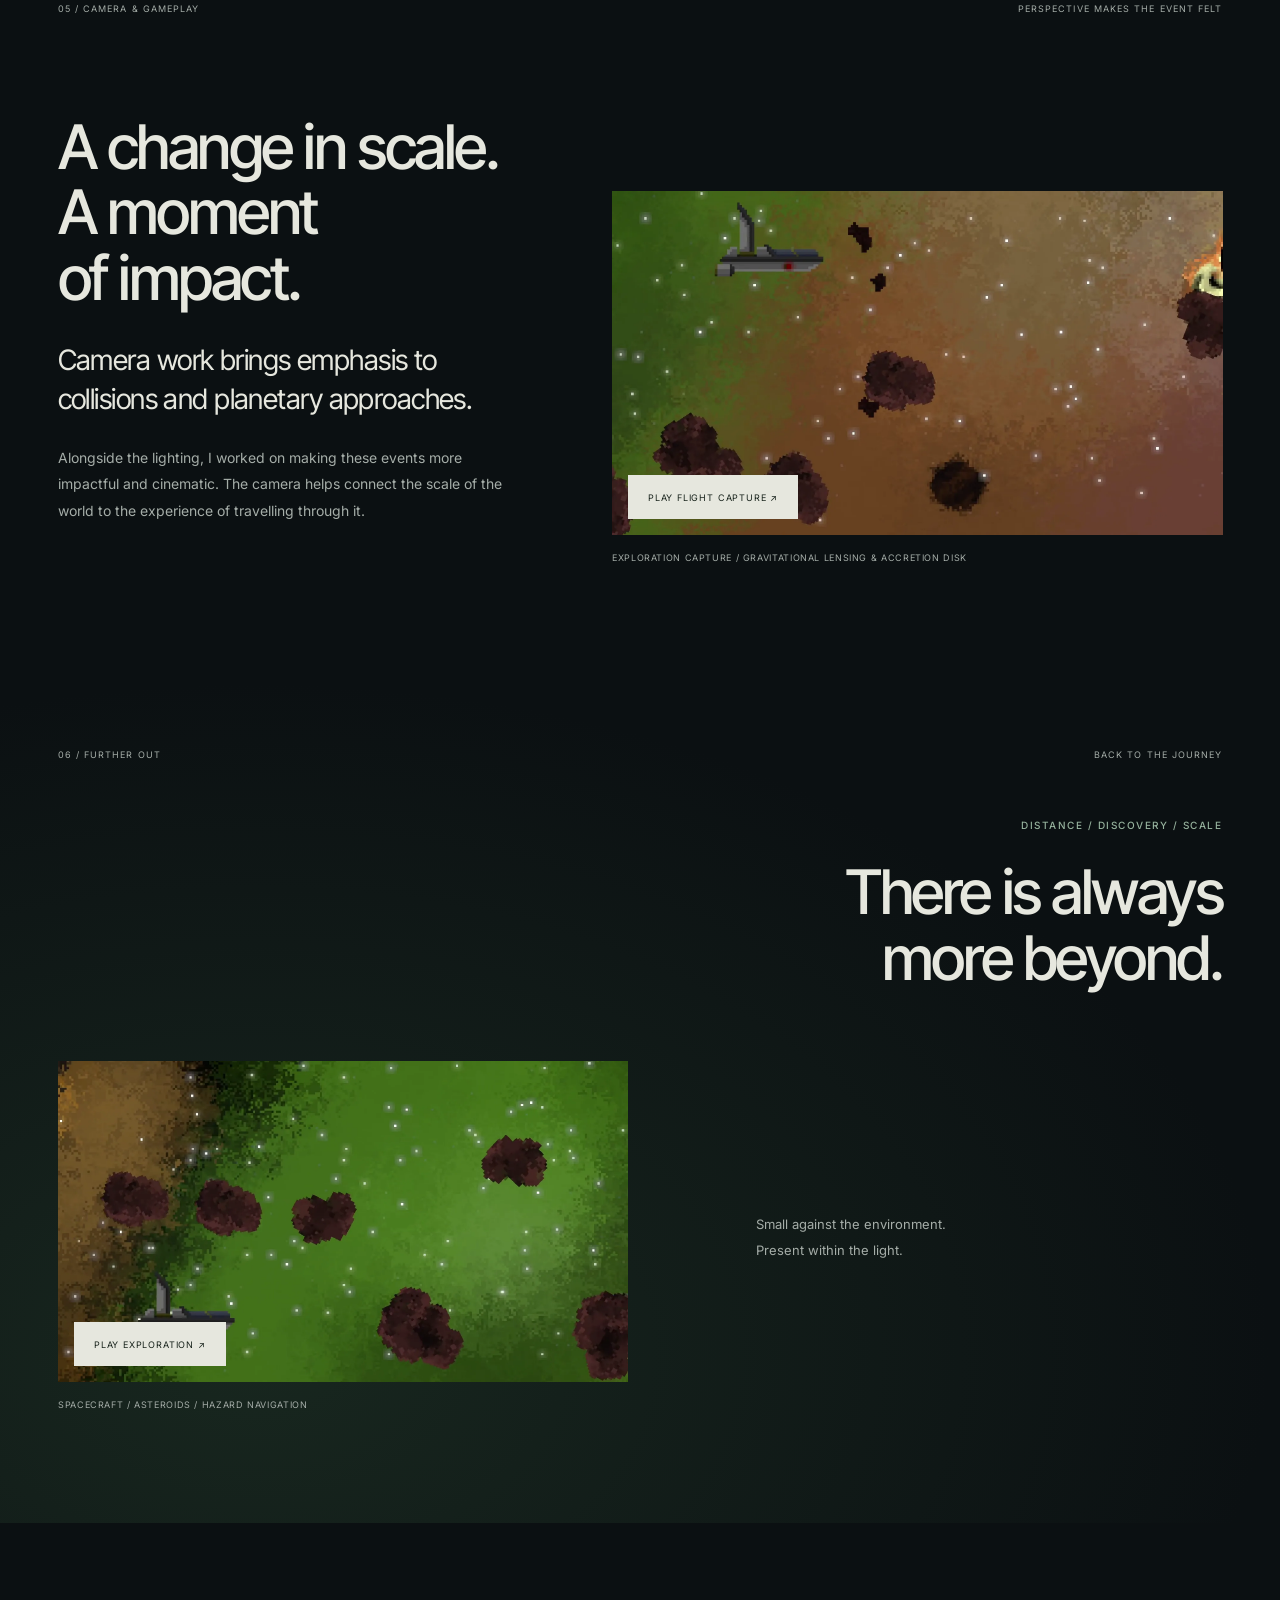
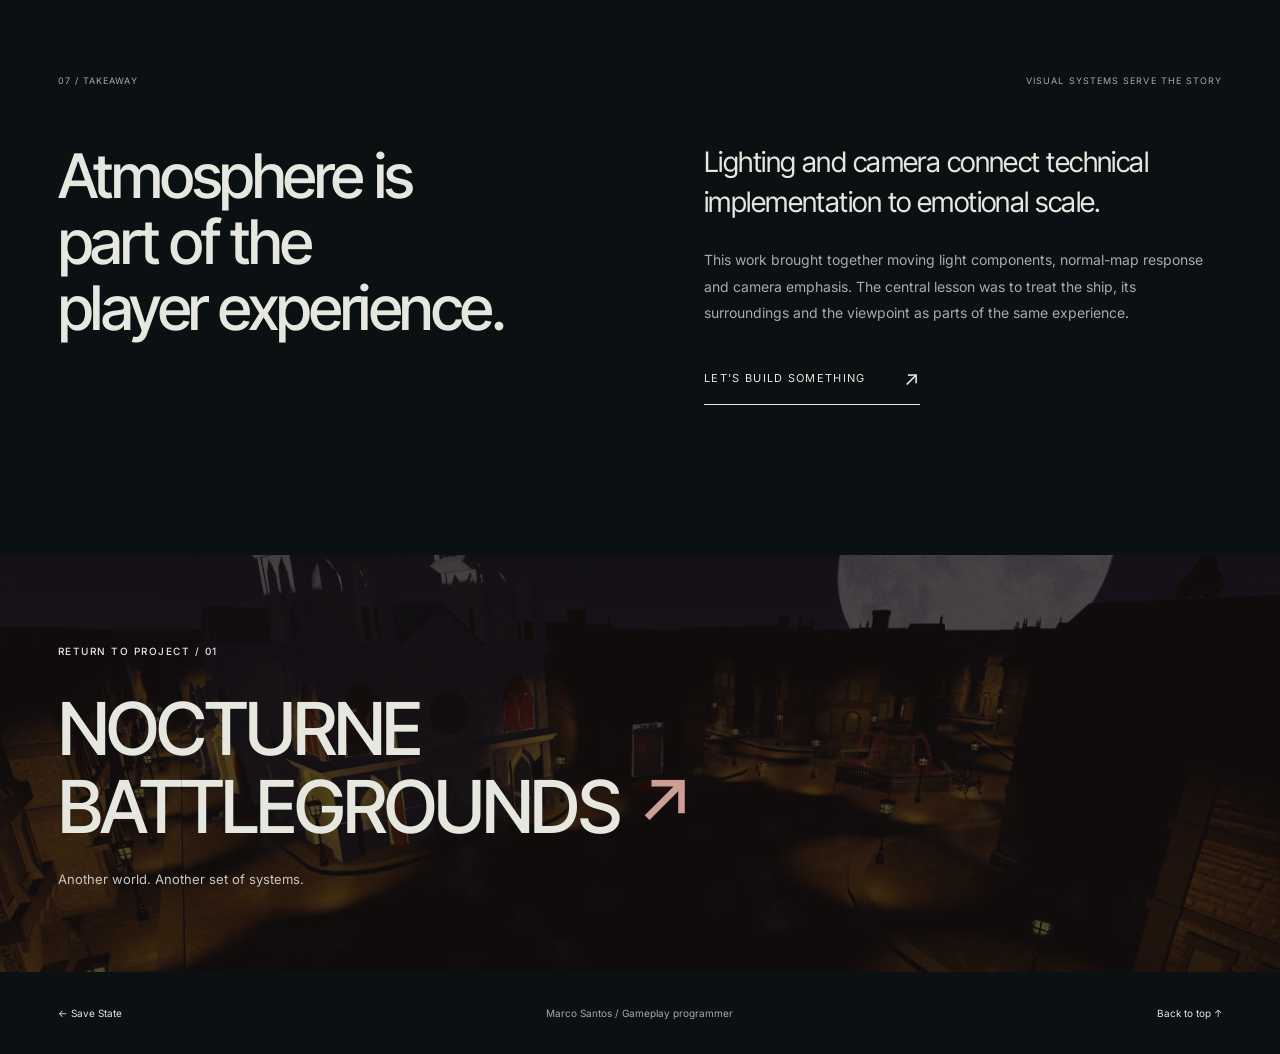
<file: lusiada1.html>
<!doctype html>
<html lang="en"><head><meta charset="utf-8"><meta name="viewport" content="width=device-width,initial-scale=1"><title>Lusíada-1: Lost Signal — Marco Santos</title><meta name="description" content="Lighting, camera and visual storytelling in Lusíada-1: Lost Signal. A Unity gameplay programming case study by Marco Santos."><meta name="theme-color" content="#0b1012"><style>@view-transition { navigation: auto; }</style><link rel="stylesheet" href="assets/css/tokens.css"><link rel="stylesheet" href="assets/css/base.css"><link rel="stylesheet" href="assets/css/lusiada-case.css"><script src="assets/js/case-media.js" defer></script><script src="assets/vendor/gsap.min.js" defer></script><script src="assets/vendor/ScrollTrigger.min.js" defer></script><script src="assets/js/case-motion.js" defer></script><link rel="stylesheet" href="assets/css/polish.css"><script src="assets/js/polish.js" defer></script>
</head>
<body class="lusiada-case" id="top"><a class="skip-link" href="#main">Skip to content</a><header class="lu-header"><a href="index.html" aria-label="Marco Santos, homepage">MS <span>Marco Santos</span></a><nav aria-label="Project navigation"><a href="index.html#work">All work</a><a href="#system">The system</a><a href="index.html#contact">Contact</a></nav></header>
<main id="main">
<section class="lu-hero" aria-labelledby="title"><div class="lu-label"><span>Selected project / 04</span><span>Unity · C# · Narrative exploration</span></div><div class="lu-title"><p class="eyebrow">Gameplay programmer</p><h1 id="title">LUSÍADA-1</h1><p class="lu-subtitle">LOST SIGNAL</p></div><figure class="lu-hero-world"><video class="case-loop-video" data-src="assets/media/extracted/lusiada/lu-05-beautyshot.mp4" poster="assets/media/extracted/lusiada/lu-05-beautyshot.webp" muted loop playsinline preload="none" aria-label="Lusíada-1 spacecraft exiting warp gate"></video><figcaption>01 / Into the unknown</figcaption></figure><div class="lu-hero-copy"><p>Far from home.<br>Drawn into the unknown.</p><a class="text-link" href="#overview">Follow the journey <span aria-hidden="true">↓</span></a></div><div class="lu-hero-bottom"><span class="lu-colours" aria-hidden="true"></span><span>Light / Perspective / Exploration</span><span>A human story, at intergalactic scale.</span></div></section>
<section class="lu-section lu-overview" id="overview" aria-labelledby="overview-title"><div class="lu-label"><span>01 / World & context</span><span>Distance begins with leaving</span></div><div class="lu-overview-grid"><div><h2 id="overview-title">A mission ahead.<br>A family behind.</h2><p class="lu-lead">A narrative space adventure about a man who leaves his family for an intergalactic mission.</p></div><div><p class="lu-copy">Exploration carries the story. My work focused on lighting and camera: shaping the atmosphere of space and giving important moments a more cinematic presence.</p><dl class="lu-facts"><div><dt>Role</dt><dd>Gameplay programmer</dd></div><div><dt>Engine / language</dt><dd>Unity / C#</dd></div><div><dt>Focus</dt><dd>Lighting & camera</dd></div><div><dt>Status</dt><dd>Released</dd></div></dl></div></div><figure class="lu-departure"><img src="assets/media/lusiada-case/flight.webp" width="426" height="240" loading="lazy" alt="A figure standing beside the spacecraft on the ground" decoding="async"><figcaption>Before the stars / A moment beside the ship</figcaption></figure></section>
<section class="lu-section lu-contributions" aria-labelledby="contributions-title"><div class="lu-label"><span>02 / Contributions</span><span>Two ways to shape the journey</span></div><h2 id="contributions-title">Make space feel vast.<br>Make moments feel close.</h2><div class="lu-contribution-lines"><a href="#lighting"><span>01</span><h3>Lighting the journey</h3><p>Dark space, intense nebula light and a ship that responds to its surroundings.</p><b aria-hidden="true">↗</b></a><a href="#camera"><span>02</span><h3>Framing the event</h3><p>Camera work gives collisions and planetary approaches more impact.</p><b aria-hidden="true">↗</b></a></div></section>
<section class="lu-section lu-lighting" id="lighting" aria-labelledby="lighting-title"><div class="lu-label"><span>03 / Lighting</span><span>Gameplay → visual system</span></div><div class="lu-lighting-heading"><h2 id="lighting-title">Light gives<br>the void a shape.</h2><p class="lu-copy">The atmosphere shifts from deep darkness to intense light in regions such as nebulae and supernovas. The ship needs to belong to that changing environment.</p></div><figure class="lu-film lu-wide"><div class="lu-film-stage"><video controls muted playsinline preload="none" poster="assets/media/extracted/lusiada/lu-01-flight.webp" data-clip="assets/media/extracted/lusiada/lu-01-flight.mp4" aria-label="Lusíada-1 flight through a luminous nebula"></video><button class="case-play" hidden type="button">Play nebula passage ↗</button></div><figcaption><span>Flight capture / The ship within the light</span><span>Lighting & atmosphere</span></figcaption></figure><div class="lu-lighting-notes"><p class="eyebrow">Implementation</p><div><h3>Light that travels<br>with the scene.</h3><p class="lu-copy">I used GameObjects with Light2D and Global Light components that move with the visual elements. A normal map lets the ship's surface respond to that lighting.</p></div></div></section>
<section class="lu-section lu-system" id="system" aria-labelledby="system-title"><div class="lu-label"><span>04 / System breakdown</span><span>Conceptual lighting relationships</span></div><div class="lu-system-heading"><h2 id="system-title">The scene supplies light.<br>The surface supplies depth.</h2><p class="lu-copy">Two contributions meet in the rendered ship: the surrounding light and the surface information in its normal map.</p></div><div class="lu-diagram"><div class="lu-inputs"><div><span>01 / Environment</span><h3>Light2D + Global Light</h3><p>Light components move with visual elements.</p></div><div><span>02 / Surface</span><h3>Ship normal map</h3><p>Surface direction informs the lighting response.</p></div></div><span class="lu-join" aria-hidden="true">→</span><div class="lu-result"><span>03 / On screen</span><h3>A ship within<br>its environment.</h3><p>Lighting interacts with the spacecraft's surface as the journey unfolds.</p></div></div><p class="lu-system-note">A visual explanation of the component relationships, rather than a reconstruction of the project's code.</p></section>
<section class="lu-section lu-camera" id="camera" aria-labelledby="camera-title"><div class="lu-label"><span>05 / Camera & gameplay</span><span>Perspective makes the event felt</span></div><div class="lu-camera-grid"><div><h2 id="camera-title">A change in scale.<br>A moment<br>of impact.</h2><p class="lu-lead">Camera work brings emphasis to collisions and planetary approaches.</p><p class="lu-copy">Alongside the lighting, I worked on making these events more impactful and cinematic. The camera helps connect the scale of the world to the experience of travelling through it.</p></div><figure class="lu-film"><div class="lu-film-stage"><video controls muted playsinline preload="none" poster="assets/media/extracted/lusiada/lu-03-blackhole.webp" data-clip="assets/media/extracted/lusiada/lu-03-blackhole.mp4" aria-label="Lusíada-1 approaching a supermassive black hole with gravitational lensing"></video><button class="case-play" hidden type="button">Play flight capture ↗</button></div><figcaption>Exploration capture / Gravitational lensing & accretion disk</figcaption></figure></div></section>
<section class="lu-section lu-exploration" aria-labelledby="exploration-title"><div class="lu-label"><span>06 / Further out</span><span>Back to the journey</span></div><div class="lu-exploration-heading"><p class="eyebrow">Distance / Discovery / Scale</p><h2 id="exploration-title">There is always<br>more beyond.</h2></div><div class="lu-exploration-grid"><figure class="lu-film"><div class="lu-film-stage"><video controls muted playsinline preload="none" poster="assets/media/extracted/lusiada/lu-02-asteroids.webp" data-clip="assets/media/extracted/lusiada/lu-02-asteroids.mp4" aria-label="Lusíada-1 navigating asteroid hazard field"></video><button class="case-play" hidden type="button">Play exploration ↗</button></div><figcaption>Spacecraft / Asteroids / Hazard navigation</figcaption></figure><p>Small against the environment.<br>Present within the light.</p></div></section>
<section class="lu-section lu-takeaway" aria-labelledby="takeaway-title"><div class="lu-label"><span>07 / Takeaway</span><span>Visual systems serve the story</span></div><div class="lu-overview-grid"><h2 id="takeaway-title">Atmosphere is<br>part of the<br>player experience.</h2><div><p class="lu-lead">Lighting and camera connect technical implementation to emotional scale.</p><p class="lu-copy">This work brought together moving light components, normal-map response and camera emphasis. The central lesson was to treat the ship, its surroundings and the viewpoint as parts of the same experience.</p><a class="text-link" href="index.html#contact">Let's build something <span aria-hidden="true">↗</span></a></div></div></section>
<a class="lu-next" href="nocturne.html"><img src="assets/media/nocturne-world.webp" width="1295" height="793" loading="lazy" alt="" decoding="async"><div><span class="eyebrow">Return to project / 01</span><h2>NOCTURNE<br>BATTLEGROUNDS <span aria-hidden="true">↗</span></h2><p>Another world. Another set of systems.</p></div></a>
</main><footer class="lu-footer"><a href="savestate.html">← Save State</a><span>Marco Santos / Gameplay programmer</span><a href="#top">Back to top ↑</a></footer><noscript><p class="lu-noscript">Gameplay posters are shown. Enable JavaScript to play the clips.</p></noscript></body></html>
</file>
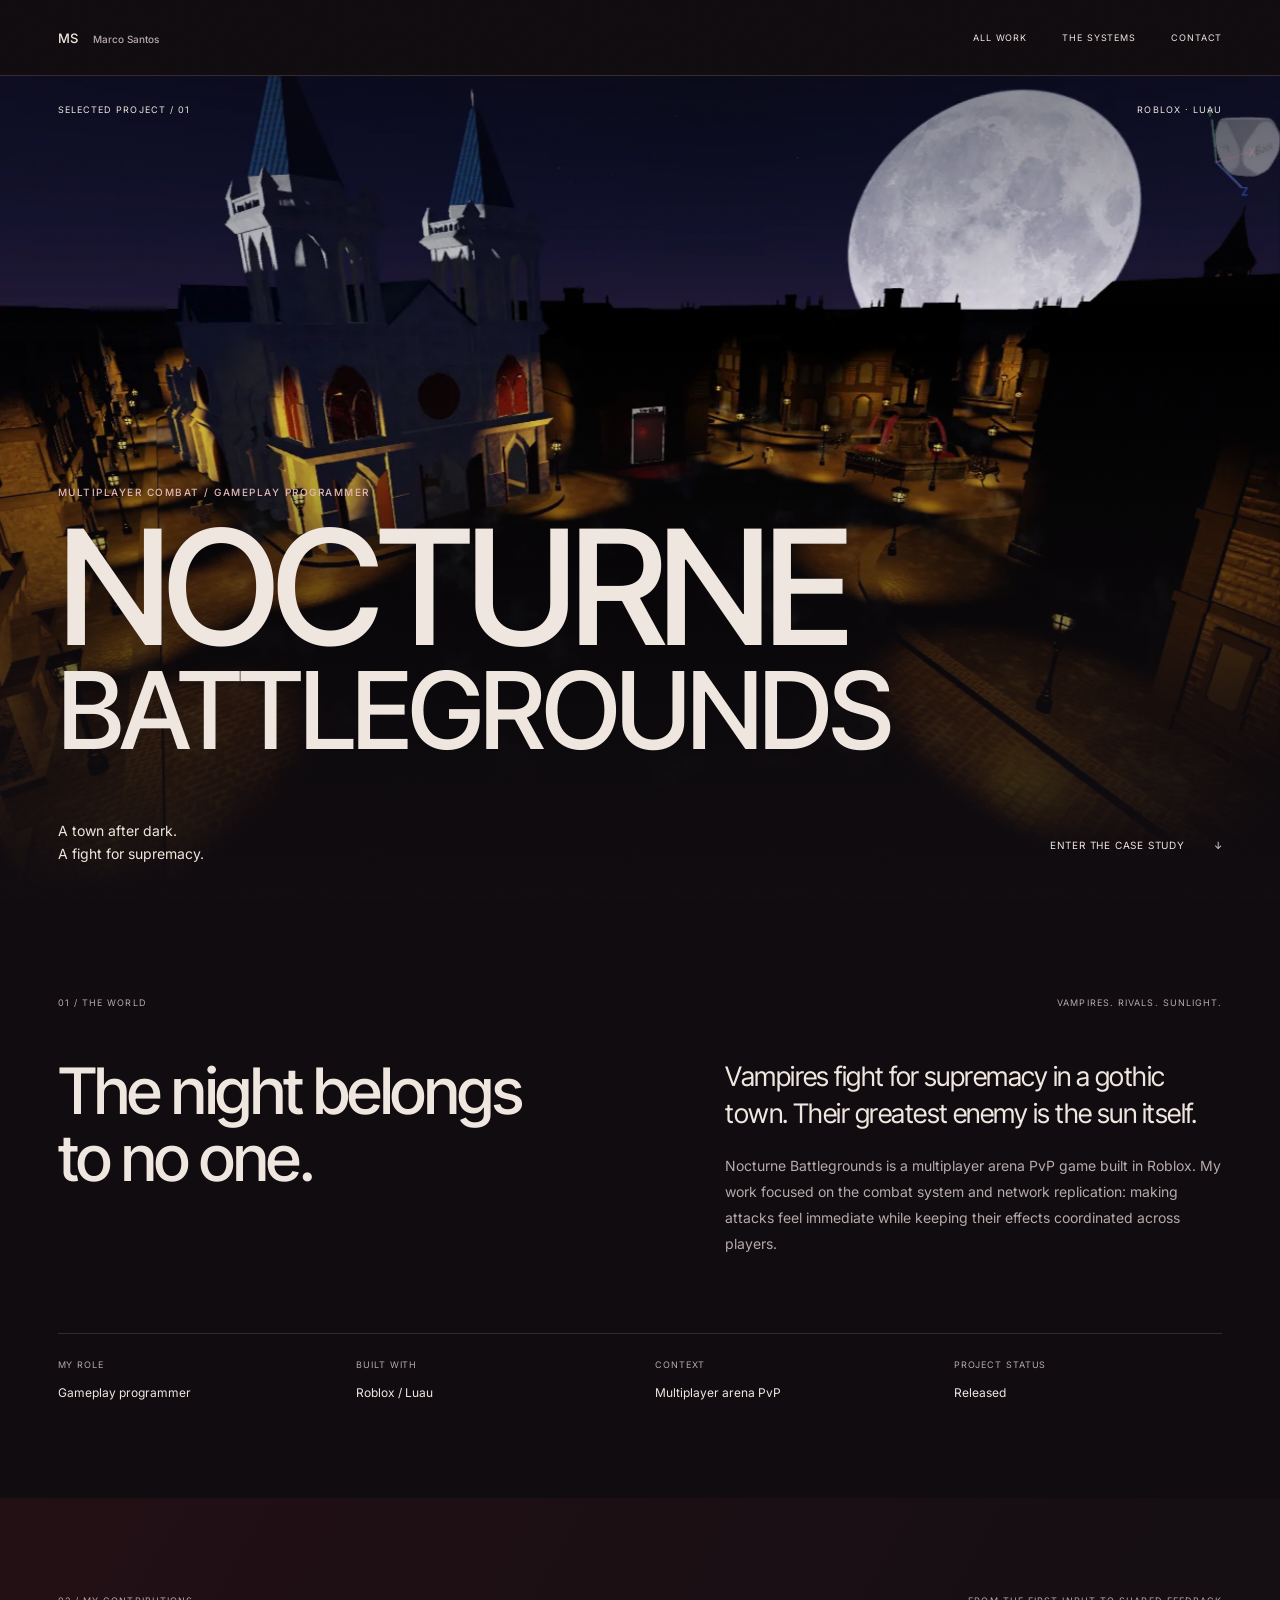
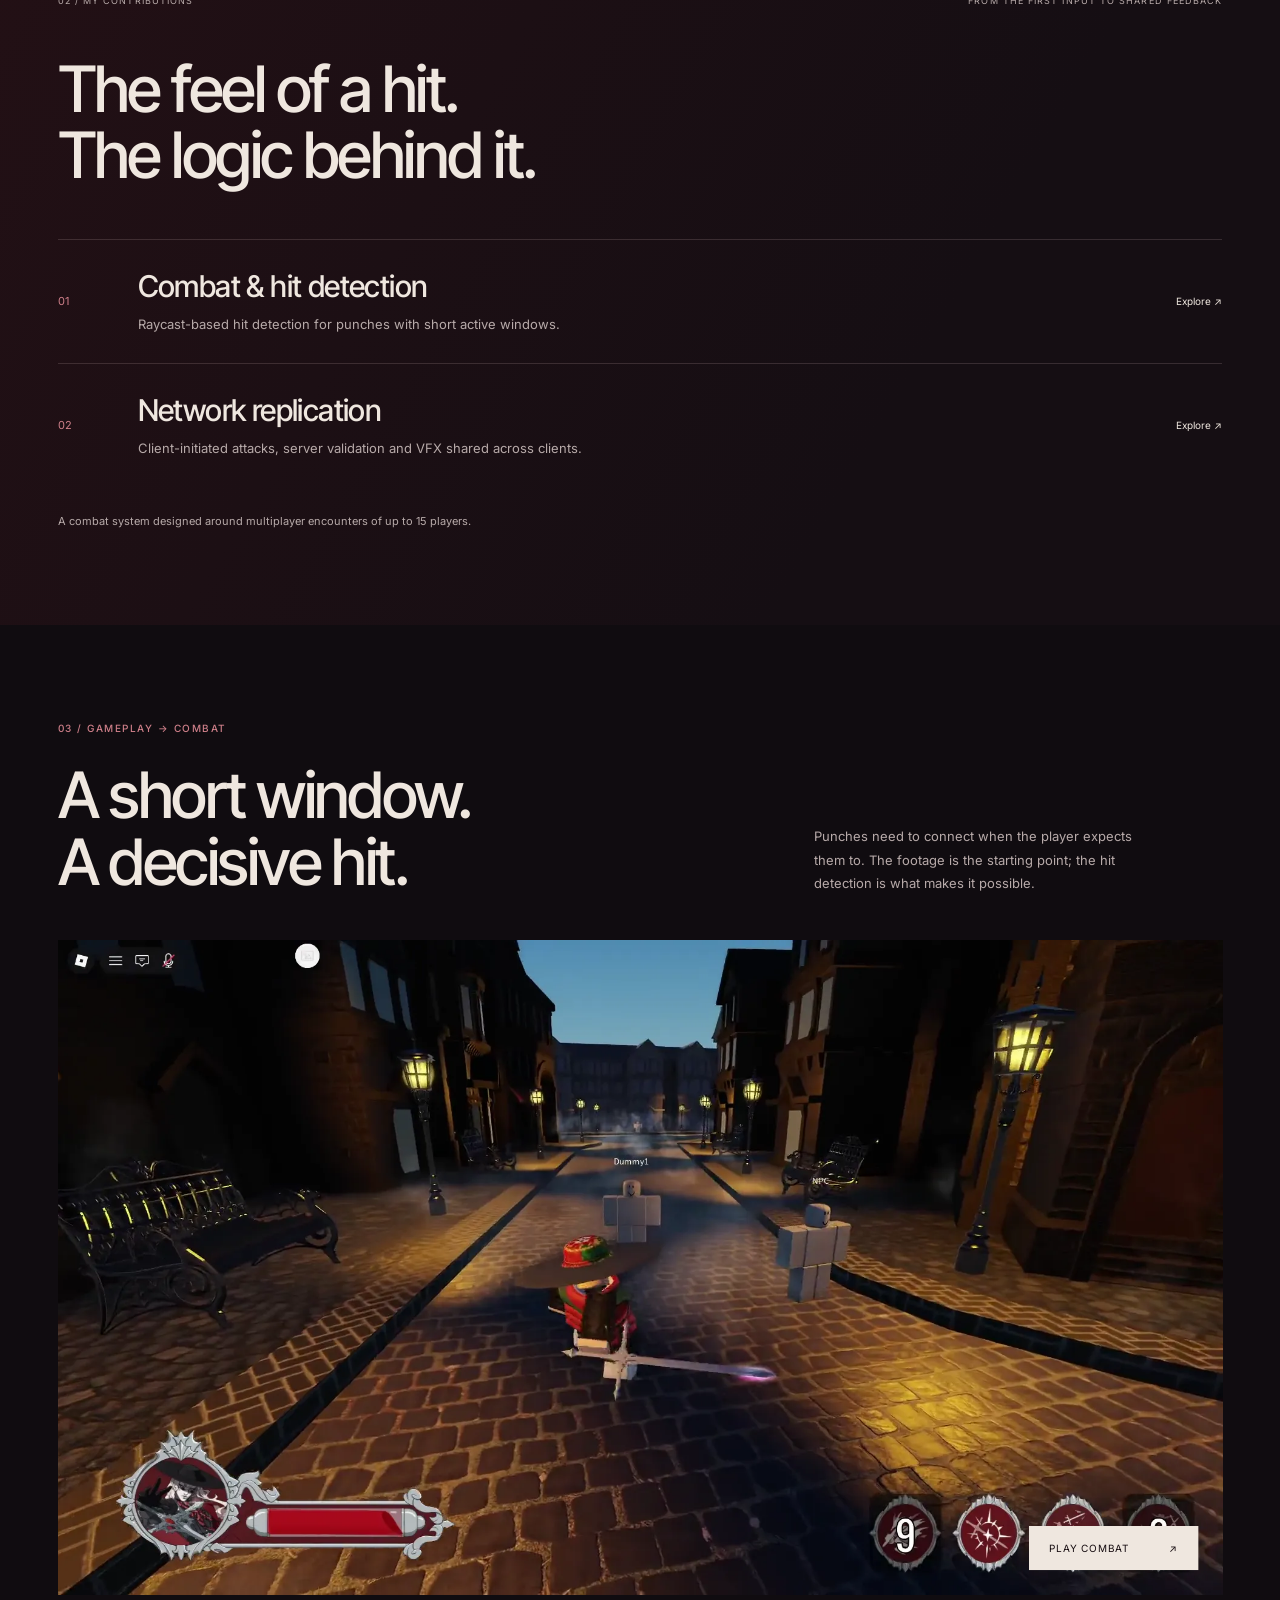
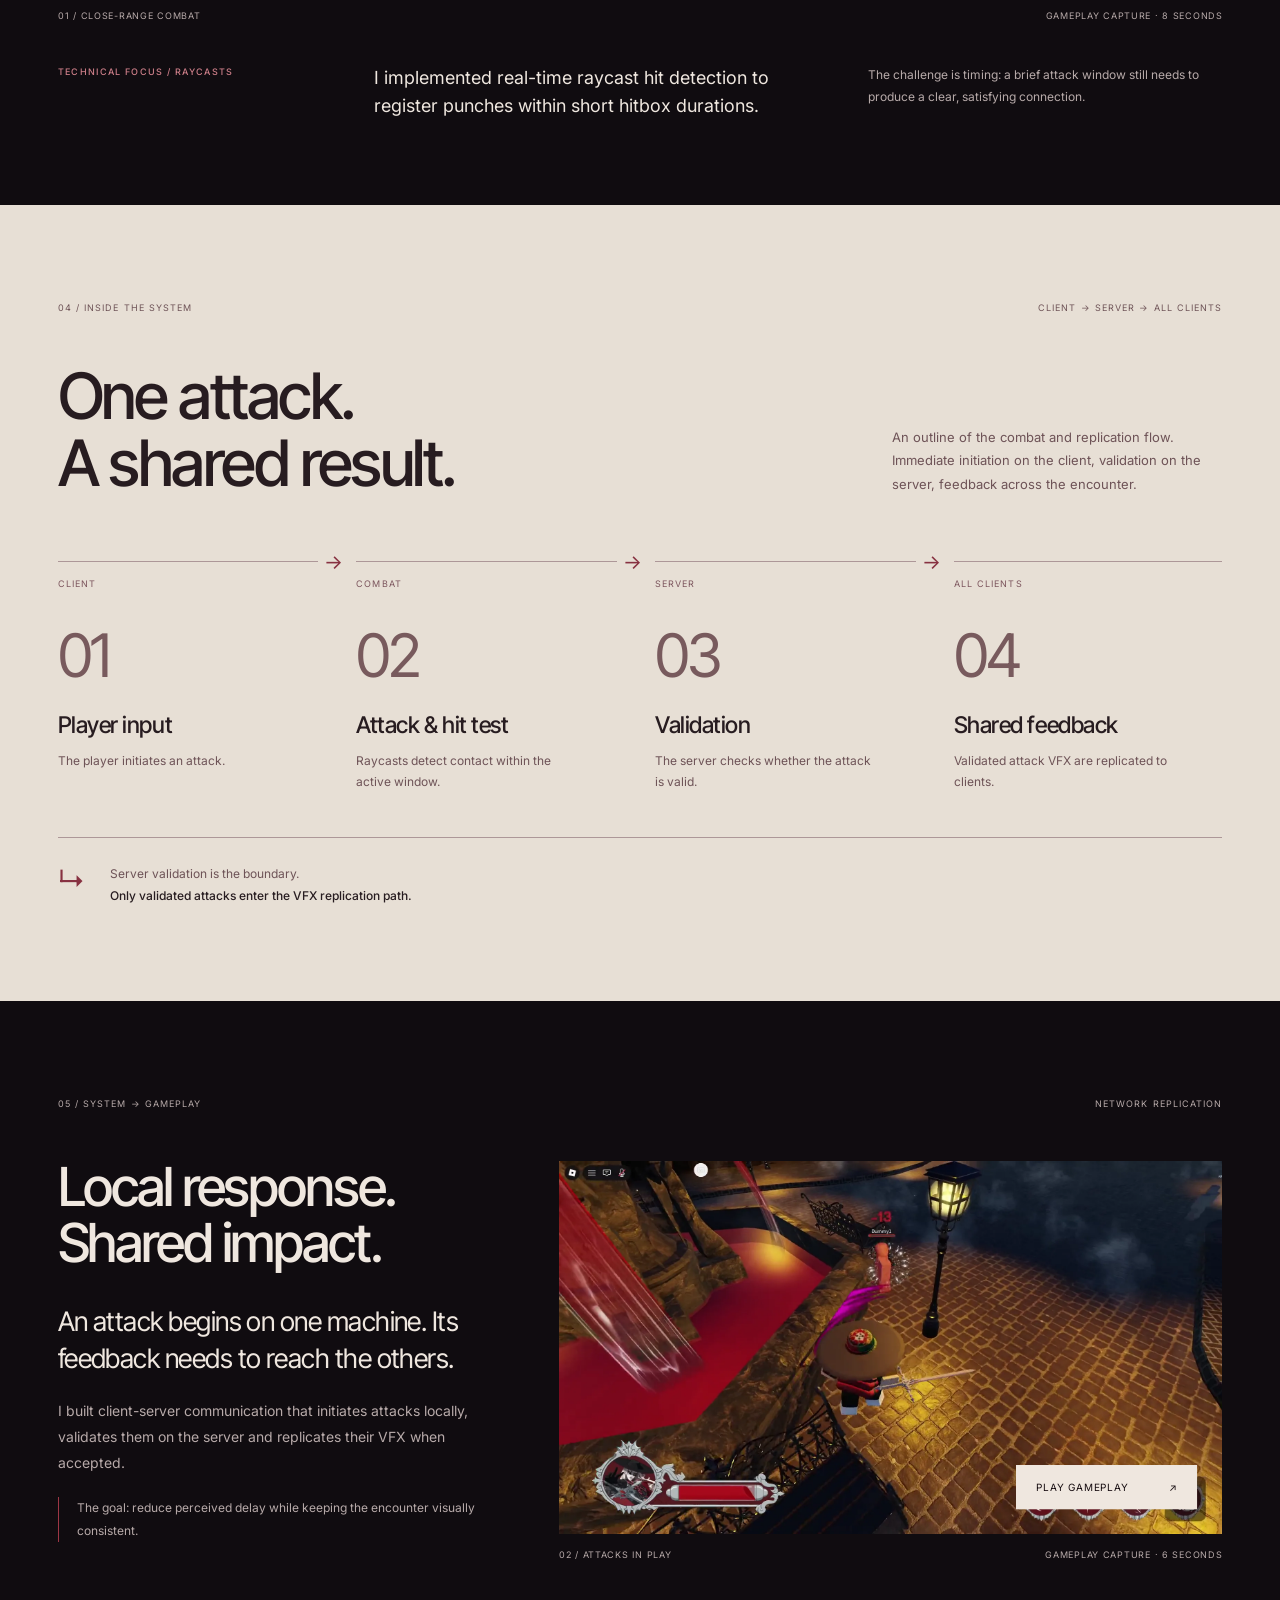
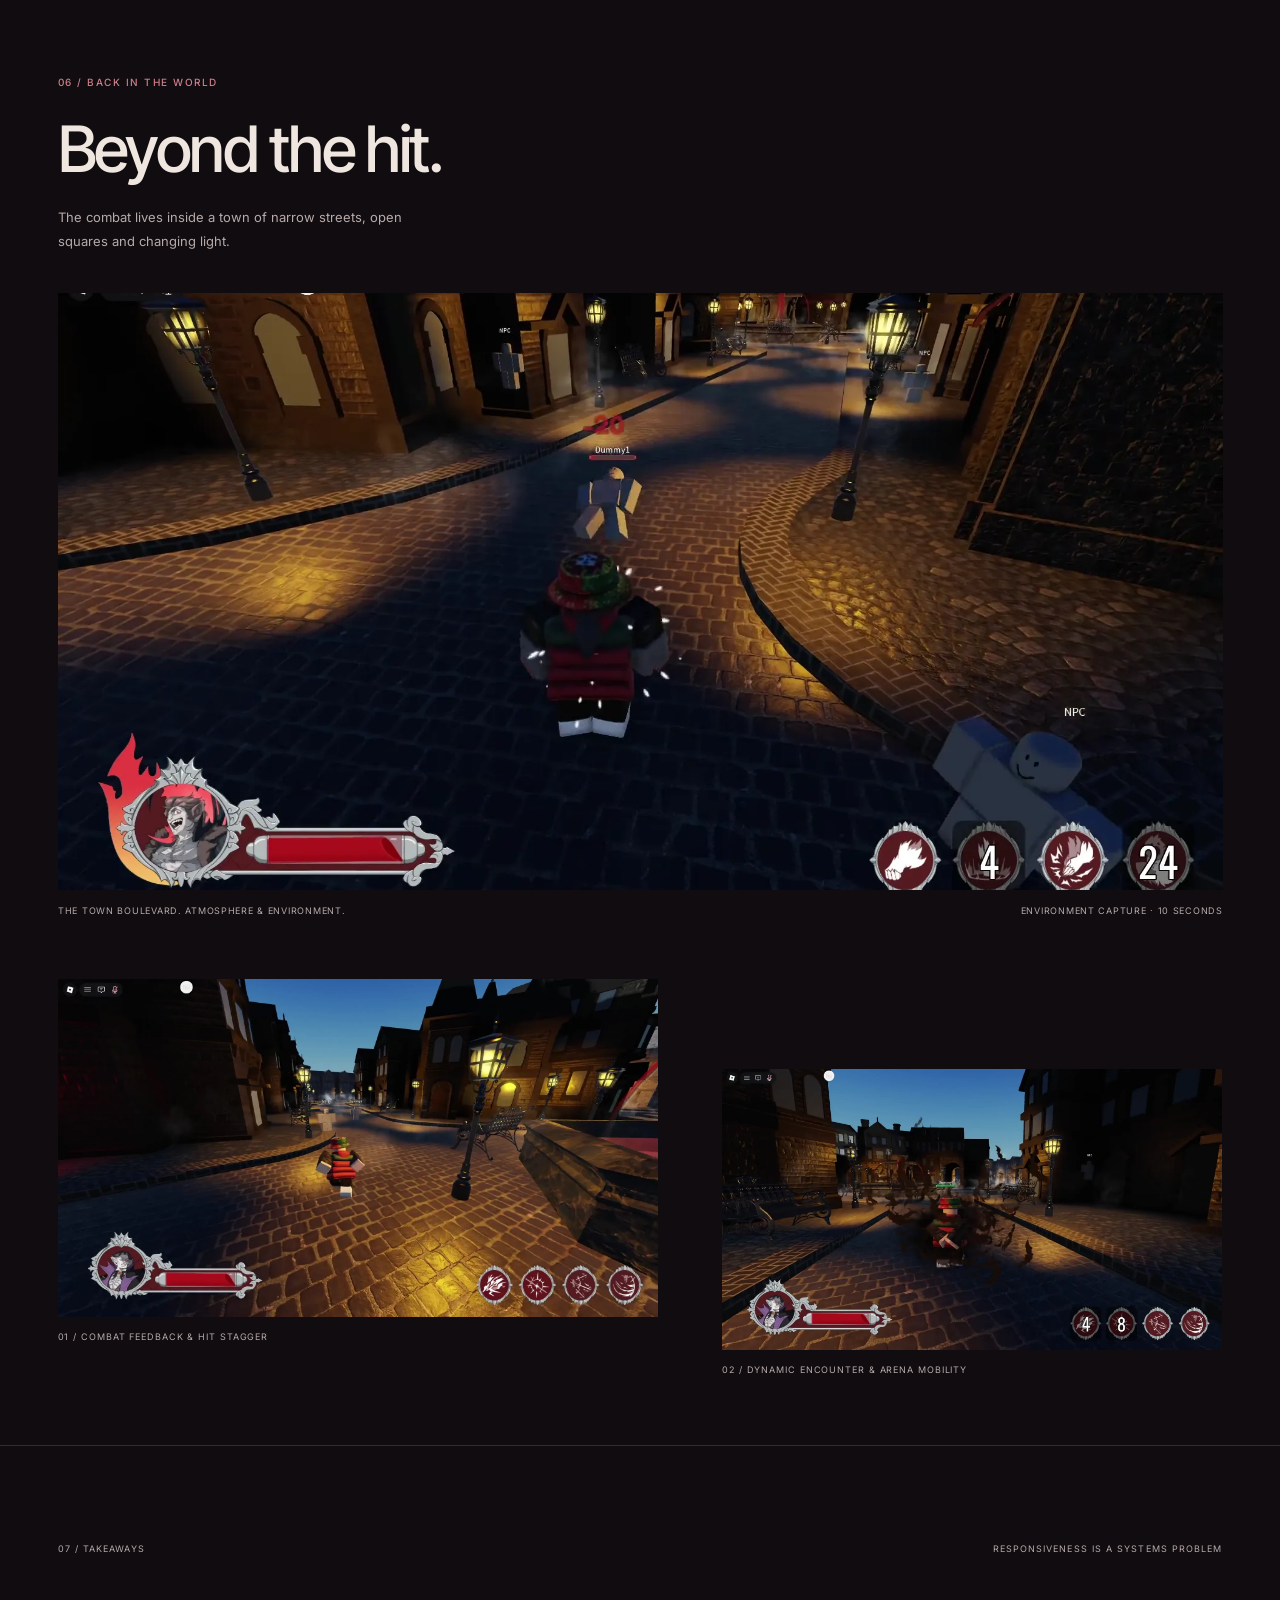
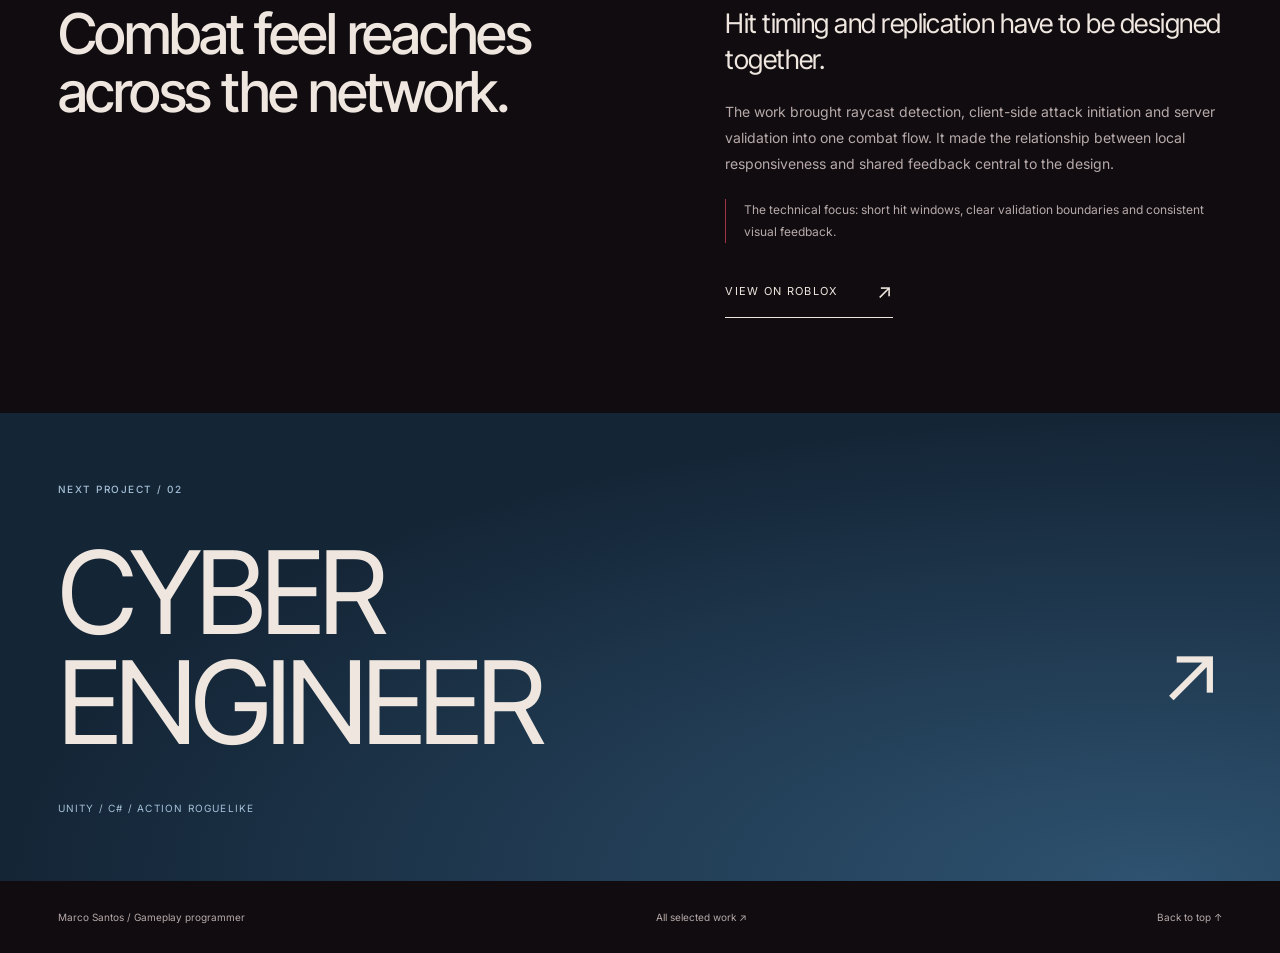
<file: nocturne.html>
<!doctype html>
<html lang="en">
<head>
  <meta charset="utf-8"><meta name="viewport" content="width=device-width,initial-scale=1">
  <title>Nocturne Battlegrounds — Marco Santos</title>
  <meta name="description" content="Raycast combat and client-server replication in Nocturne Battlegrounds, a gothic multiplayer arena built in Roblox and Luau.">
  <style>@view-transition { navigation: auto; }</style>
  <link rel="stylesheet" href="assets/css/tokens.css"><link rel="stylesheet" href="assets/css/base.css"><link rel="stylesheet" href="assets/css/nocturne-case.css">
  <script src="assets/js/case-media.js" defer></script>
  <script src="assets/vendor/gsap.min.js" defer></script>
  <script src="assets/vendor/ScrollTrigger.min.js" defer></script>
  <script src="assets/js/case-motion.js" defer></script>
  <link rel="stylesheet" href="assets/css/polish.css"><script src="assets/js/polish.js" defer></script>
</head>
<body class="nocturne-case">
  <a class="skip-link" href="#main">Skip to content</a>
  <header class="case-header"><a href="index.html" class="case-wordmark" aria-label="Marco Santos, homepage">MS <span>Marco Santos</span></a><nav aria-label="Project navigation"><a href="index.html#work">All work</a><a href="#systems">The systems</a><a href="index.html#contact">Contact</a></nav></header>
  <main id="main">
    <section class="case-hero" aria-labelledby="project-title">
      <img class="case-hero-image" src="assets/media/nocturne-world.webp" width="1295" height="793" fetchpriority="high" alt="A gothic cathedral and lantern-lit town beneath a giant moon" decoding="sync">
      <div class="case-hero-top"><span>Selected project / 01</span><span>Roblox · Luau</span></div>
      <div class="case-hero-title"><p class="eyebrow">Multiplayer combat / Gameplay programmer</p><h1 id="project-title">NOCTURNE<span>BATTLEGROUNDS</span></h1></div>
      <div class="case-hero-bottom"><p>A town after dark.<br>A fight for supremacy.</p><a href="#overview">Enter the case study <span aria-hidden="true">↓</span></a></div>
    </section>
    <section class="case-overview case-section" id="overview" aria-labelledby="overview-title">
      <div class="case-section-label"><span>01 / The world</span><span>Vampires. Rivals. Sunlight.</span></div>
      <div class="case-overview-grid"><h2 id="overview-title">The night belongs<br>to no one.</h2><div class="case-copy"><p class="case-lead">Vampires fight for supremacy in a gothic town. Their greatest enemy is the sun itself.</p><p>Nocturne Battlegrounds is a multiplayer arena PvP game built in Roblox. My work focused on the combat system and network replication: making attacks feel immediate while keeping their effects coordinated across players.</p></div></div>
      <dl class="case-facts"><div><dt>My role</dt><dd>Gameplay programmer</dd></div><div><dt>Built with</dt><dd>Roblox / Luau</dd></div><div><dt>Context</dt><dd>Multiplayer arena PvP</dd></div><div><dt>Project status</dt><dd>Released</dd></div></dl>
    </section>
    <section class="case-contributions case-section" aria-labelledby="contributions-title">
      <div class="case-section-label"><span>02 / My contributions</span><span>From the first input to shared feedback</span></div>
      <h2 id="contributions-title">The feel of a hit.<br>The logic behind it.</h2>
      <div class="case-contribution-row"><span class="case-number">01</span><div><h3>Combat & hit detection</h3><p>Raycast-based hit detection for punches with short active windows.</p></div><a href="#combat" aria-label="Explore combat and hit detection">Explore ↗</a></div>
      <div class="case-contribution-row"><span class="case-number">02</span><div><h3>Network replication</h3><p>Client-initiated attacks, server validation and VFX shared across clients.</p></div><a href="#replication" aria-label="Explore network replication">Explore ↗</a></div>
      <p class="case-contribution-note">A combat system designed around multiplayer encounters of up to 15 players.</p>
    </section>
    <section class="case-combat" id="combat" aria-labelledby="combat-title">
      <div class="case-feature-heading"><div><p class="eyebrow">03 / Gameplay → Combat</p><h2 id="combat-title">A short window.<br>A decisive hit.</h2></div><p>Punches need to connect when the player expects them to. The footage is the starting point; the hit detection is what makes it possible.</p></div>
      <figure class="case-film"><div class="case-film-stage"><video controls muted playsinline preload="none" poster="assets/media/extracted/nocturne/nb-02-combat.webp" data-clip="assets/media/extracted/nocturne/nb-02-combat.mp4" aria-label="Nocturne close-range combat gameplay"></video><button class="case-play" type="button" hidden aria-label="Play close-range combat gameplay">Play combat <span aria-hidden="true">↗</span></button></div><figcaption><span>01 / Close-range combat</span><span>Gameplay capture · 8 seconds</span></figcaption></figure>
      <div class="case-insight"><span class="eyebrow">Technical focus / Raycasts</span><p>I implemented real-time raycast hit detection to register punches within short hitbox durations.</p><p class="case-insight-note">The challenge is timing: a brief attack window still needs to produce a clear, satisfying connection.</p></div>
    </section>
    <section class="case-system case-section" id="systems" aria-labelledby="systems-title">
      <div class="case-section-label"><span>04 / Inside the system</span><span>Client → Server → All clients</span></div>
      <div class="case-system-heading"><h2 id="systems-title">One attack.<br>A shared result.</h2><p>An outline of the combat and replication flow. Immediate initiation on the client, validation on the server, feedback across the encounter.</p></div>
      <ol class="case-flow" aria-label="Combat and replication flow">
        <li><span class="case-flow-owner">Client</span><span class="case-flow-number">01</span><h3>Player input</h3><p>The player initiates an attack.</p></li>
        <li><span class="case-flow-owner">Combat</span><span class="case-flow-number">02</span><h3>Attack & hit test</h3><p>Raycasts detect contact within the active window.</p></li>
        <li><span class="case-flow-owner">Server</span><span class="case-flow-number">03</span><h3>Validation</h3><p>The server checks whether the attack is valid.</p></li>
        <li><span class="case-flow-owner">All clients</span><span class="case-flow-number">04</span><h3>Shared feedback</h3><p>Validated attack VFX are replicated to clients.</p></li>
      </ol>
      <div class="case-system-note"><span aria-hidden="true">↳</span><p>Server validation is the boundary.<br><strong>Only validated attacks enter the VFX replication path.</strong></p></div>
    </section>
    <section class="case-replication case-section" id="replication" aria-labelledby="replication-title">
      <div class="case-section-label"><span>05 / System → Gameplay</span><span>Network replication</span></div>
      <div class="case-replication-grid"><div class="case-replication-copy"><h2 id="replication-title">Local response.<br>Shared impact.</h2><p class="case-lead">An attack begins on one machine. Its feedback needs to reach the others.</p><p>I built client-server communication that initiates attacks locally, validates them on the server and replicates their VFX when accepted.</p><p class="case-margin-note">The goal: reduce perceived delay while keeping the encounter visually consistent.</p></div><figure class="case-film"><div class="case-film-stage"><video controls muted playsinline preload="none" poster="assets/media/extracted/nocturne/nb-03-ability.webp" data-clip="assets/media/extracted/nocturne/nb-03-ability.mp4" aria-label="Nocturne attack and visual feedback gameplay"></video><button class="case-play" type="button" hidden aria-label="Play attack and visual feedback gameplay">Play gameplay <span aria-hidden="true">↗</span></button></div><figcaption><span>02 / Attacks in play</span><span>Gameplay capture · 6 seconds</span></figcaption></figure></div>
    </section>
    <section class="case-showcase" aria-labelledby="showcase-title">
      <div class="case-showcase-heading"><p class="eyebrow">06 / Back in the world</p><h2 id="showcase-title">Beyond the hit.</h2><p>The combat lives inside a town of narrow streets, open squares and changing light.</p></div>
      <figure class="case-town"><video class="case-loop-video" data-src="assets/media/extracted/nocturne/nb-01-environment.mp4" poster="assets/media/extracted/nocturne/nb-01-environment.webp" muted loop playsinline preload="none" aria-label="Tracking shot down gothic town boulevard"></video><figcaption><span>The town boulevard. Atmosphere & environment.</span><span>Environment capture · 10 seconds</span></figcaption></figure>
      <div class="case-moments"><figure><video class="case-loop-video" data-src="assets/media/extracted/nocturne/nb-04-feedback.mp4" poster="assets/media/extracted/nocturne/nb-04-feedback.webp" muted loop playsinline preload="none" aria-label="Combat hit reaction and stagger"></video><figcaption>01 / Combat feedback & hit stagger</figcaption></figure><figure><video class="case-loop-video" data-src="assets/media/extracted/nocturne/nb-05-encounter.mp4" poster="assets/media/extracted/nocturne/nb-05-encounter.webp" muted loop playsinline preload="none" aria-label="High-mobility dash encounter in town square"></video><figcaption>02 / Dynamic encounter & arena mobility</figcaption></figure></div>
    </section>
    <section class="case-outcome case-section" aria-labelledby="outcome-title"><div class="case-section-label"><span>07 / Takeaways</span><span>Responsiveness is a systems problem</span></div><div class="case-outcome-grid"><h2 id="outcome-title">Combat feel reaches<br>across the network.</h2><div><p class="case-lead">Hit timing and replication have to be designed together.</p><p>The work brought raycast detection, client-side attack initiation and server validation into one combat flow. It made the relationship between local responsiveness and shared feedback central to the design.</p><p class="case-margin-note">The technical focus: short hit windows, clear validation boundaries and consistent visual feedback.</p><a class="text-link" href="https://www.roblox.com/games/98777141866215/Nocturne-Battlegrounds" target="_blank" rel="noopener" aria-label="Visit Nocturne Battlegrounds on Roblox, opens in a new tab">View on Roblox <span aria-hidden="true">↗</span></a></div></div></section>
    <a class="case-next" href="cyber.html"><span class="eyebrow">Next project / 02</span><span class="case-next-title">CYBER<br>ENGINEER <span aria-hidden="true">↗</span></span><span class="case-next-meta">Unity / C# / Action roguelike</span></a>
  </main>
  <footer class="case-footer"><a href="index.html">Marco Santos / Gameplay programmer</a><a href="index.html#work">All selected work ↗</a><a href="#main">Back to top ↑</a></footer>
  <noscript><style>.case-film-stage video { display:none; }.case-film-stage::before { content:'Gameplay poster — enable JavaScript to play'; display:block; padding:35% 20px 20px; color:white; background:center/cover url('assets/media/extracted/nocturne/nb-02-combat.webp'); }</style></noscript>
</body>
</html>
</file>
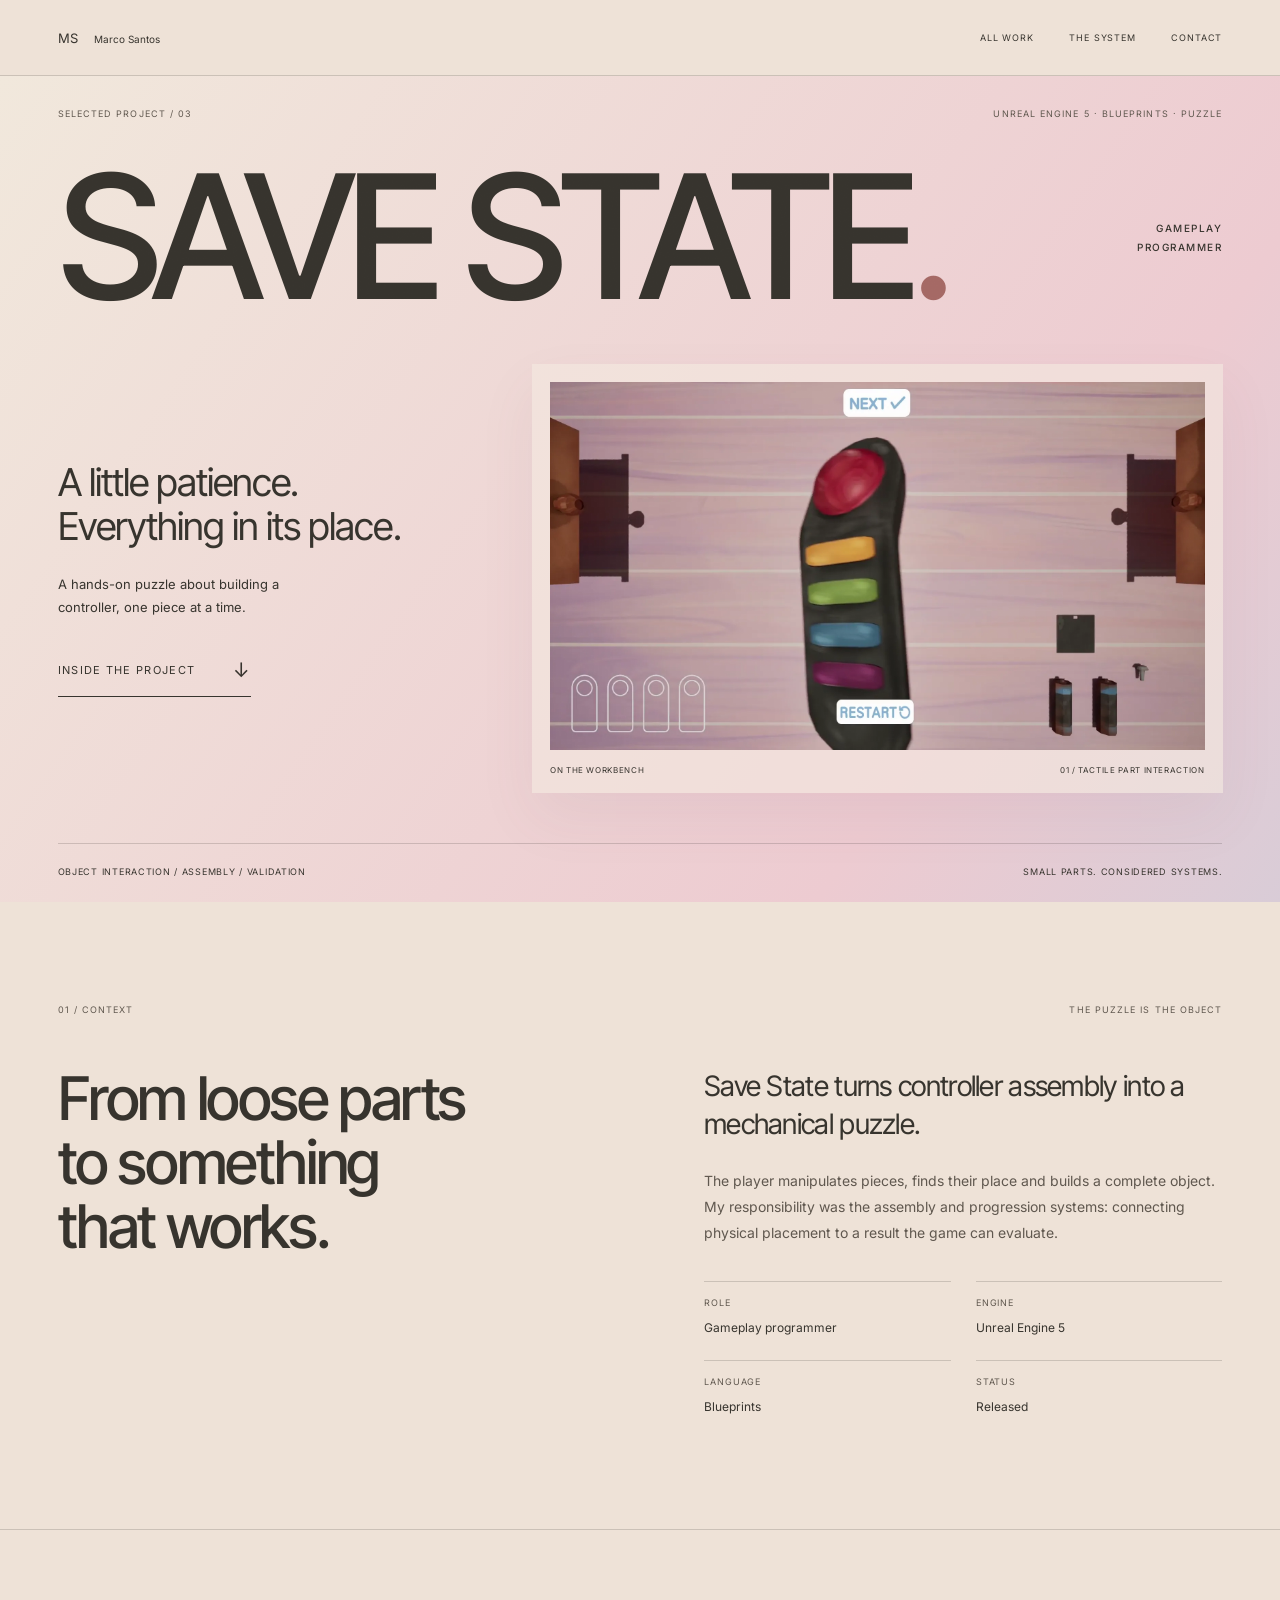
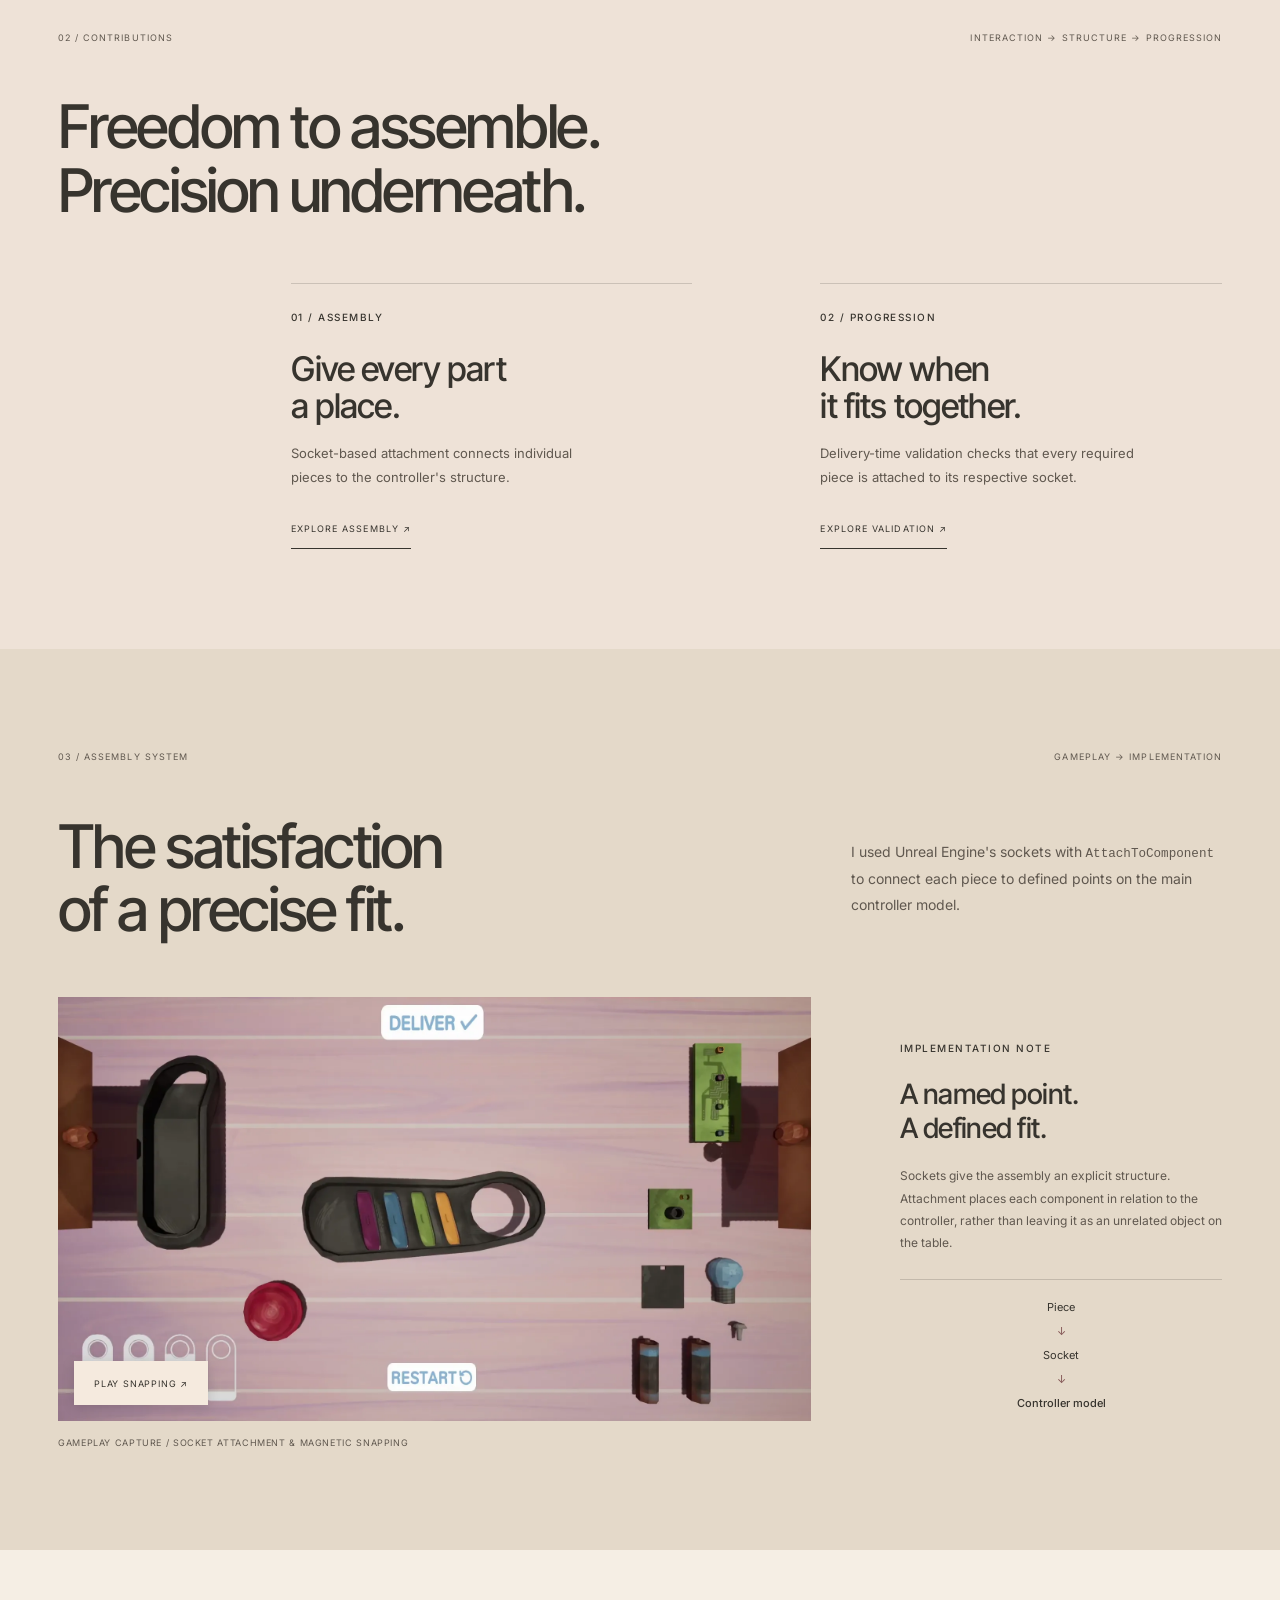
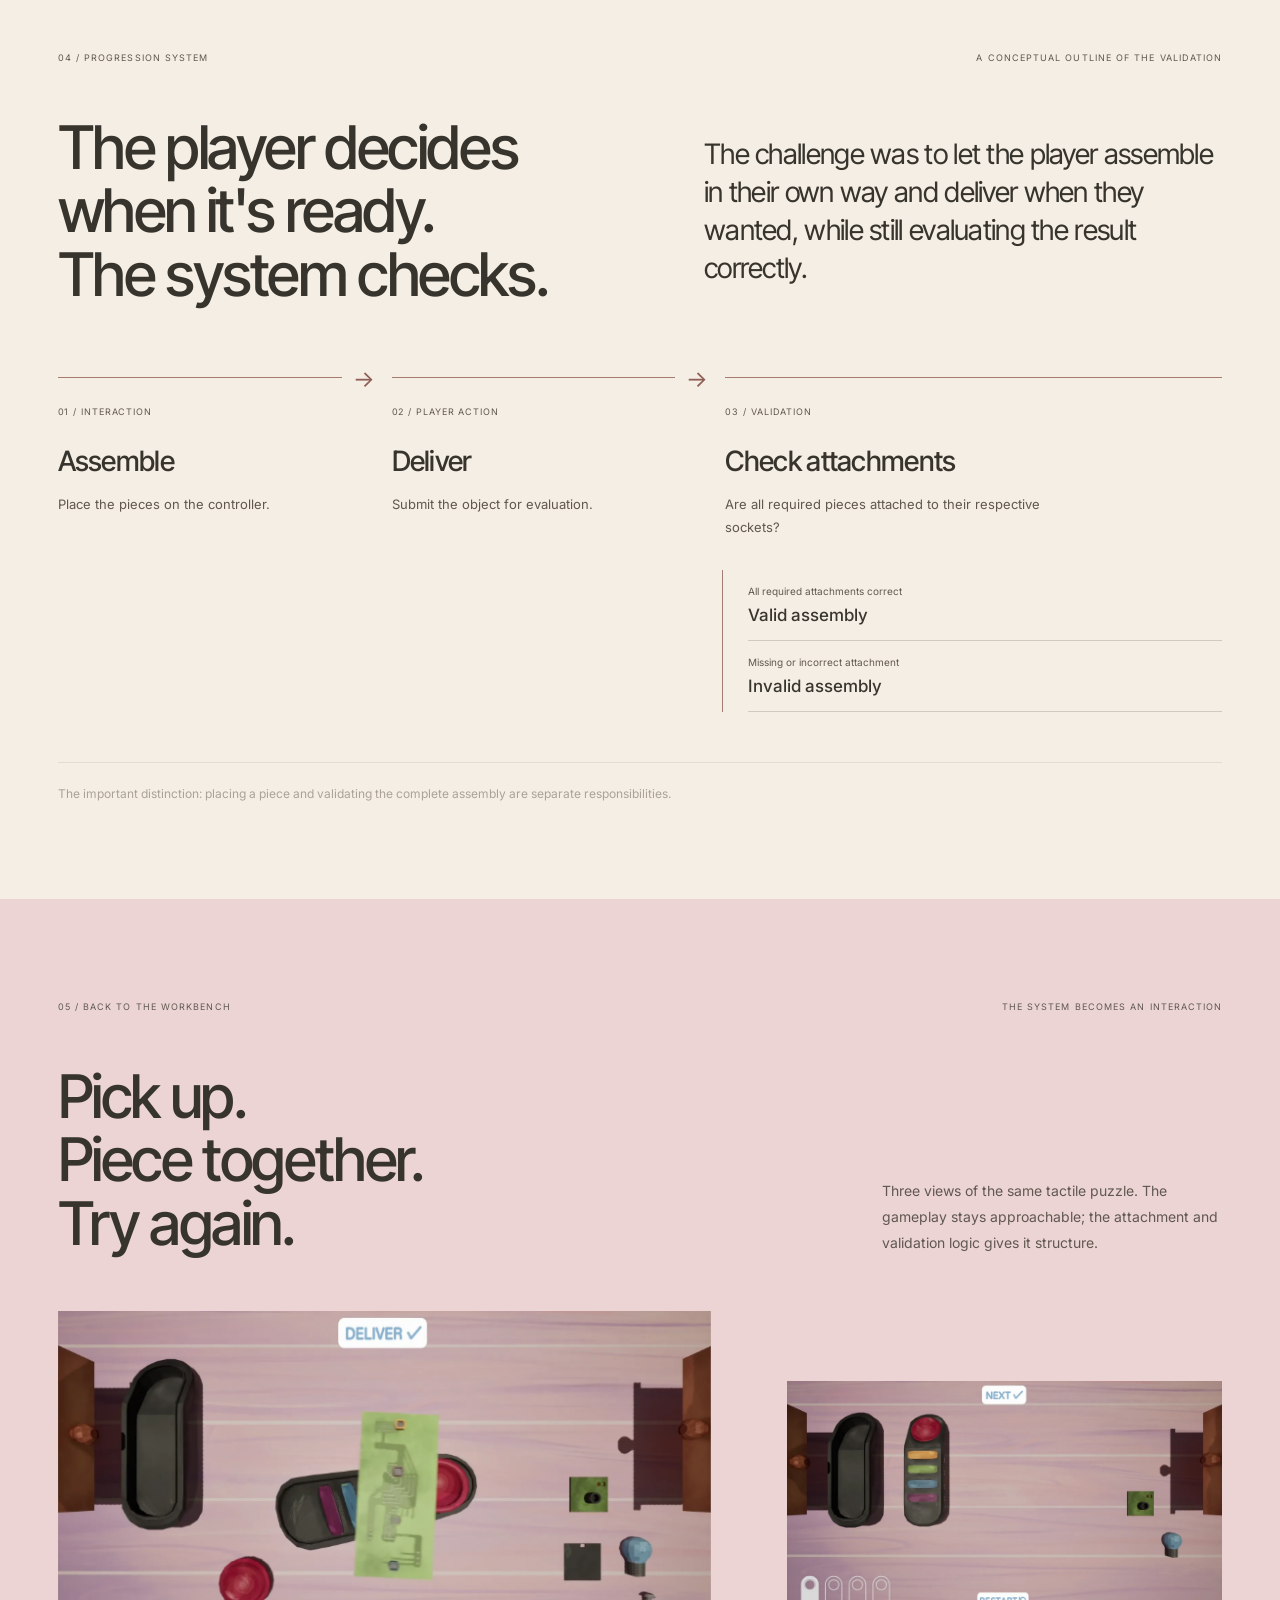
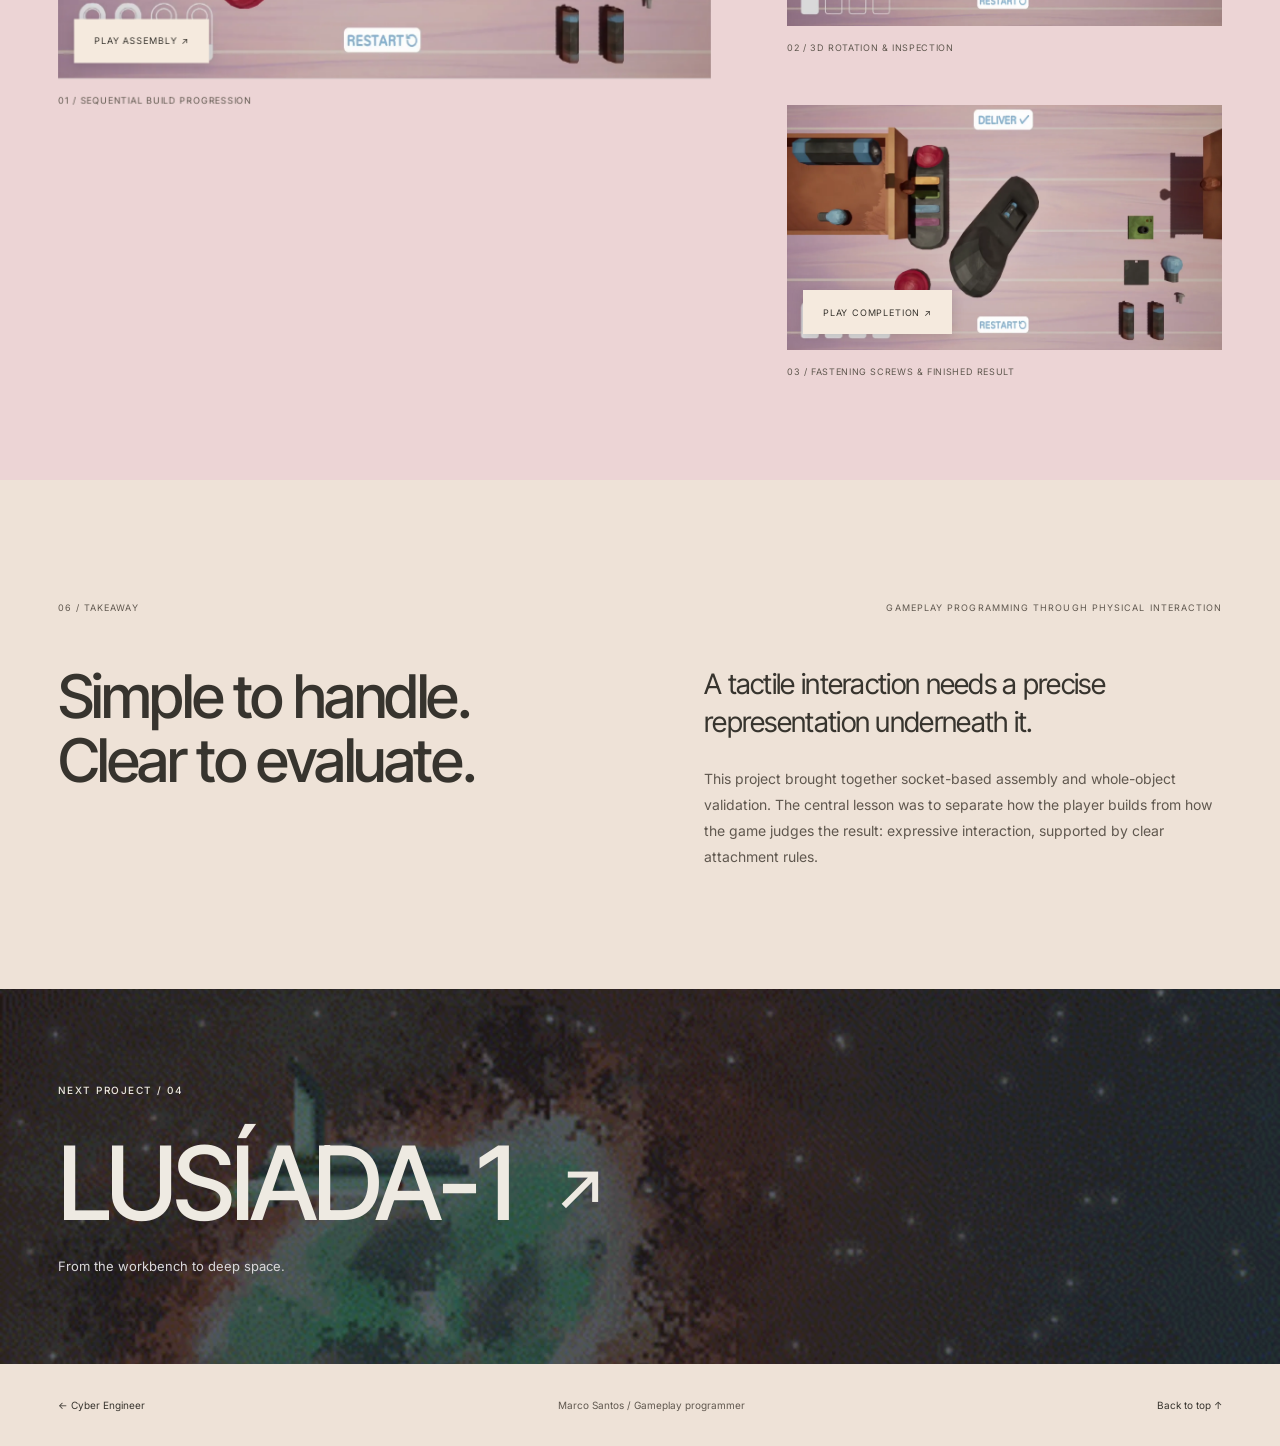
<file: savestate.html>
<!doctype html>
<html lang="en">
<head>
<meta charset="utf-8"><meta name="viewport" content="width=device-width,initial-scale=1">
<title>Save State — Marco Santos</title>
<meta name="description" content="Inside Save State: controller assembly, socket attachment and delivery validation in Unreal Engine 5. A gameplay programming case study by Marco Santos.">
<meta name="theme-color" content="#eee2d7">
<style>@view-transition { navigation: auto; }</style>
<link rel="stylesheet" href="assets/css/tokens.css"><link rel="stylesheet" href="assets/css/base.css"><link rel="stylesheet" href="assets/css/save-case.css">
<script src="assets/js/case-media.js" defer></script>
<script src="assets/vendor/gsap.min.js" defer></script>
<script src="assets/vendor/ScrollTrigger.min.js" defer></script>
<script src="assets/js/case-motion.js" defer></script>
<link rel="stylesheet" href="assets/css/polish.css"><script src="assets/js/polish.js" defer></script>
</head>
<body class="save-case" id="top">
<a class="skip-link" href="#main">Skip to content</a>
<header class="ss-header"><a href="index.html" aria-label="Marco Santos, homepage">MS <span>Marco Santos</span></a><nav aria-label="Project navigation"><a href="index.html#work">All work</a><a href="#system">The system</a><a href="index.html#contact">Contact</a></nav></header>
<main id="main">
<section class="ss-hero" aria-labelledby="title">
<div class="ss-label"><span>Selected project / 03</span><span>Unreal Engine 5 · Blueprints · Puzzle</span></div>
<div class="ss-hero-title"><h1 id="title">SAVE STATE<span aria-hidden="true">.</span></h1><p class="eyebrow">Gameplay<br>programmer</p></div>
<div class="ss-hero-layout"><div class="ss-hero-copy"><p class="ss-intro">A little patience.<br>Everything in its place.</p><p>A hands-on puzzle about building a controller, one piece at a time.</p><a class="text-link" href="#overview">Inside the project <span aria-hidden="true">↓</span></a></div><figure class="ss-hero-frame"><video class="case-loop-video" data-src="assets/media/extracted/save-state/ss-01-pickup.mp4" poster="assets/media/extracted/save-state/ss-01-pickup.webp" muted loop playsinline preload="none" aria-label="Picking up controller parts on the workbench"></video><figcaption><span>On the workbench</span><span>01 / Tactile part interaction</span></figcaption></figure></div>
<div class="ss-hero-bottom"><span>Object interaction / Assembly / Validation</span><span>Small parts. Considered systems.</span></div>
</section>
<section class="ss-section ss-overview" id="overview" aria-labelledby="overview-title"><div class="ss-label"><span>01 / Context</span><span>The puzzle is the object</span></div><div class="ss-two-col"><h2 id="overview-title">From loose parts<br>to something<br>that works.</h2><div><p class="ss-lead">Save State turns controller assembly into a mechanical puzzle.</p><p class="ss-copy">The player manipulates pieces, finds their place and builds a complete object. My responsibility was the assembly and progression systems: connecting physical placement to a result the game can evaluate.</p><dl class="ss-facts"><div><dt>Role</dt><dd>Gameplay programmer</dd></div><div><dt>Engine</dt><dd>Unreal Engine 5</dd></div><div><dt>Language</dt><dd>Blueprints</dd></div><div><dt>Status</dt><dd>Released</dd></div></dl></div></div></section>
<section class="ss-section ss-contributions" aria-labelledby="contributions-title"><div class="ss-label"><span>02 / Contributions</span><span>Interaction → structure → progression</span></div><h2 id="contributions-title">Freedom to assemble.<br>Precision underneath.</h2><div class="ss-contribution-layout"><a href="#assembly"><span class="eyebrow">01 / Assembly</span><h3>Give every part<br>a place.</h3><p>Socket-based attachment connects individual pieces to the controller's structure.</p><span class="text-link">Explore assembly ↗</span></a><a href="#system"><span class="eyebrow">02 / Progression</span><h3>Know when<br>it fits together.</h3><p>Delivery-time validation checks that every required piece is attached to its respective socket.</p><span class="text-link">Explore validation ↗</span></a></div></section>
<section class="ss-section ss-assembly" id="assembly" aria-labelledby="assembly-title"><div class="ss-label"><span>03 / Assembly system</span><span>Gameplay → implementation</span></div><div class="ss-assembly-heading"><h2 id="assembly-title">The satisfaction<br>of a precise fit.</h2><p class="ss-copy">I used Unreal Engine's sockets with <code>AttachToComponent</code> to connect each piece to defined points on the main controller model.</p></div><div class="ss-assembly-layout"><figure class="ss-film"><div class="ss-film-stage"><video controls muted playsinline preload="none" poster="assets/media/extracted/save-state/ss-03-snapping.webp" data-clip="assets/media/extracted/save-state/ss-03-snapping.mp4" aria-label="Save State socket snapping gameplay"></video><button class="case-play" hidden type="button">Play snapping ↗</button></div><figcaption>Gameplay capture / Socket attachment & magnetic snapping</figcaption></figure><aside class="ss-note"><span class="eyebrow">Implementation note</span><h3>A named point.<br>A defined fit.</h3><p>Sockets give the assembly an explicit structure. Attachment places each component in relation to the controller, rather than leaving it as an unrelated object on the table.</p><div class="ss-attachment" aria-label="Piece attaches to a socket on the controller"><span>Piece</span><span aria-hidden="true">↓</span><span>Socket</span><span aria-hidden="true">↓</span><strong>Controller model</strong></div></aside></div></section>
<section class="ss-section ss-system" id="system" aria-labelledby="system-title"><div class="ss-label"><span>04 / Progression system</span><span>A conceptual outline of the validation</span></div><div class="ss-two-col"><h2 id="system-title">The player decides<br>when it's ready.<br>The system checks.</h2><p class="ss-lead">The challenge was to let the player assemble in their own way and deliver when they wanted, while still evaluating the result correctly.</p></div><div class="ss-flow"><ol><li><span>01 / Interaction</span><h3>Assemble</h3><p>Place the pieces on the controller.</p></li><li><span>02 / Player action</span><h3>Deliver</h3><p>Submit the object for evaluation.</p></li><li><span>03 / Validation</span><h3>Check attachments</h3><p>Are all required pieces attached to their respective sockets?</p></li></ol><div class="ss-outcomes"><p><span>All required attachments correct</span><strong>Valid assembly</strong></p><p><span>Missing or incorrect attachment</span><strong>Invalid assembly</strong></p></div></div><p class="ss-system-note">The important distinction: placing a piece and validating the complete assembly are separate responsibilities.</p></section>
<section class="ss-section ss-showcase" aria-labelledby="showcase-title"><div class="ss-label"><span>05 / Back to the workbench</span><span>The system becomes an interaction</span></div><div class="ss-showcase-heading"><h2 id="showcase-title">Pick up.<br>Piece together.<br>Try again.</h2><p class="ss-copy">Three views of the same tactile puzzle. The gameplay stays approachable; the attachment and validation logic gives it structure.</p></div><div class="ss-sequence"><figure class="ss-film ss-primary"><div class="ss-film-stage"><video controls muted playsinline preload="none" poster="assets/media/extracted/save-state/ss-04-assembly.webp" data-clip="assets/media/extracted/save-state/ss-04-assembly.mp4" aria-label="Save State assembly progression gameplay"></video><button class="case-play" hidden type="button">Play assembly ↗</button></div><figcaption>01 / Sequential build progression</figcaption></figure><figure class="ss-secondary"><video class="case-loop-video" data-src="assets/media/extracted/save-state/ss-02-rotation.mp4" poster="assets/media/extracted/save-state/ss-02-rotation.webp" muted loop playsinline preload="none" aria-label="3D rotation and inspection of the controller"></video><figcaption>02 / 3D rotation & inspection</figcaption></figure><figure class="ss-film ss-tertiary"><div class="ss-film-stage"><video controls muted playsinline preload="none" poster="assets/media/extracted/save-state/ss-05-completed.webp" data-clip="assets/media/extracted/save-state/ss-05-completed.mp4" aria-label="Save State completed controller assembly"></video><button class="case-play" hidden type="button">Play completion ↗</button></div><figcaption>03 / Fastening screws & finished result</figcaption></figure></div></section>
<section class="ss-section ss-takeaway" aria-labelledby="takeaway-title"><div class="ss-label"><span>06 / Takeaway</span><span>Gameplay programming through physical interaction</span></div><div class="ss-two-col"><h2 id="takeaway-title">Simple to handle.<br>Clear to evaluate.</h2><div><p class="ss-lead">A tactile interaction needs a precise representation underneath it.</p><p class="ss-copy">This project brought together socket-based assembly and whole-object validation. The central lesson was to separate how the player builds from how the game judges the result: expressive interaction, supported by clear attachment rules.</p></div></div></section>
<a class="ss-next" href="lusiada1.html"><img src="assets/media/lusiada-world.webp" width="1440" height="812" loading="lazy" alt="" decoding="async"><div><span class="eyebrow">Next project / 04</span><h2>LUSÍADA-1 <span aria-hidden="true">↗</span></h2><p>From the workbench to deep space.</p></div></a>
</main><footer class="ss-footer"><a href="cyber.html">← Cyber Engineer</a><span>Marco Santos / Gameplay programmer</span><a href="#top">Back to top ↑</a></footer>
<noscript><style>video{display:none}.ss-film-stage{aspect-ratio:426/240;background:url('assets/media/extracted/save-state/ss-03-snapping.webp') center/contain no-repeat}</style><p class="ss-noscript">Gameplay posters are shown. Enable JavaScript to play the clips.</p></noscript>
</body></html>
</file>
<file: assets/css/tokens.css>
:root {
  --ink: #151515;
  --paper: #eeeae2;
  --background: #111110;
  --muted: #aaa9a2;
  --line: rgba(238,234,226,.23);
  --display: 'Inter Tight', Arial, sans-serif;
  --sans: 'Inter', Arial, sans-serif;
  --gutter: clamp(24px, 4.5vw, 88px);
  --header-height: 76px;
  --ease: cubic-bezier(.22, 1, .36, 1);
}
</file>
<file: assets/css/base.css>
@import url('https://fonts.googleapis.com/css2?family=Inter+Tight:wght@400;500;600&family=Inter:wght@400;450;500;600&display=swap');
* { box-sizing: border-box; }
html { scroll-padding-top: calc(var(--header-height) + 24px); }
body { margin: 0; background: var(--background); color: var(--paper); font-family: var(--sans); font-size: 15px; -webkit-font-smoothing: antialiased; }
::selection { background: #e7d5bb; color: #111; }
a { color: inherit; text-decoration: none; }
button { font: inherit; color: inherit; cursor: pointer; }
button, a { -webkit-tap-highlight-color: transparent; }
:focus-visible { outline: 2px solid currentColor; outline-offset: 7px; }
img, video { display: block; max-width: 100%; }
button { border: 0; }
h1,h2,h3,p,figure { margin: 0; }
button:disabled { cursor: default; opacity: .35; }
.skip-link { position: fixed; top: -100px; left: 24px; padding: 16px; background: var(--paper); color: var(--ink); z-index: 100; }
.skip-link:focus { top: 12px; }
.eyebrow { font-size: 10px; font-weight: 500; letter-spacing: .15em; text-transform: uppercase; line-height: 1.7; }
.text-link { display: inline-flex; align-items: center; justify-content: space-between; gap: 38px; padding: 14px 0; border-bottom: 1px solid currentColor; font-size: 11px; text-transform: uppercase; letter-spacing: .12em; }
.text-link span { transition: transform .3s var(--ease); font-size: 20px; }
.text-link:hover span { transform: translate(4px,-3px); }
.sr-only { position: absolute; width: 1px; height: 1px; padding: 0; margin: -1px; overflow: hidden; clip-path: inset(50%); white-space: nowrap; border: 0; }
@media (prefers-reduced-motion: reduce) {
  html { scroll-behavior: auto !important; }
  *, *::before, *::after { animation: none !important; transition: none !important; }
}
</file>
<file: assets/css/home.css>
.site-header { height: var(--header-height); padding: 0 var(--gutter); display: flex; align-items: center; justify-content: space-between; position: fixed; inset: 0 0 auto; z-index: 30; background: rgba(17,17,16,.96); border-bottom: 1px solid var(--line); }
.wordmark { font-size: 13px; letter-spacing: -.03em; font-weight: 500; }
.site-header { background: var(--background); }
.wordmark span { color: var(--muted); margin-left: 12px; font-size: 11px; font-weight: 400; }
.site-nav { display: flex; gap: clamp(22px,3.2vw,60px); }
.site-nav a { font-size: 10px; letter-spacing: .1em; text-transform: uppercase; padding: 10px 0; position: relative; }
.site-nav a::after { content: ''; position: absolute; bottom: 3px; left: 0; right: 0; height: 1px; background: currentColor; transform: scaleX(0); transform-origin: left; transition: transform .3s; }
.site-nav a:hover::after, .site-nav a[aria-current]::after { transform: scaleX(1); }
.hero { min-height: min(950px,100svh); padding: calc(var(--header-height) + 55px) var(--gutter) 30px; display: flex; flex-direction: column; }
.hero-kicker { display: flex; align-items: center; justify-content: space-between; margin-bottom: 30px; color: var(--muted); }
.hero-kicker .availability::before { content: ''; width: 5px; height: 5px; border-radius: 50%; display: inline-block; background: currentColor; margin-right: 10px; vertical-align: middle; }
.hero h1 { font-family: var(--display); font-weight: 400; font-size: clamp(80px,15.15vw,290px); letter-spacing: -.055em; line-height: .91; white-space: nowrap; padding-bottom: 37px; border-bottom: 1px solid var(--line); }
.hero-bottom { display: grid; grid-template-columns: 1.05fr 1fr; align-items: center; gap: 7vw; padding: 42px 0 36px; flex: 1; }
.hero-statement { font-family: var(--display); font-size: clamp(34px,4.3vw,76px); line-height: 1.03; letter-spacing: -.02em; font-weight: 400; }
.hero-statement em { color: #b2b0a8; font-weight: 400; }
.hero-reel { align-self: center; }
.reel-frames { display: grid; grid-template-columns: repeat(4,1fr); gap: 6px; height: clamp(105px,12vw,190px); overflow: hidden; }
.reel-frames a { overflow: hidden; background: #282826; }
.reel-frames img { width: 100%; height: 100%; object-fit: cover; filter: grayscale(1) brightness(.72); transition: transform .7s var(--ease),filter .7s; }
.reel-frames a:hover img { transform: scale(1.06); filter: grayscale(1) brightness(1); }
.hero-reel figcaption { display: flex; justify-content: space-between; margin-top: 12px; color: var(--muted); font-size: 9px; letter-spacing: .12em; text-transform: uppercase; }
.hero-base { display: flex; align-items: center; justify-content: space-between; color: var(--muted); }
.hero-base .text-link { border: 0; color: var(--paper); gap: 25px; }
.work-intro { padding: 110px var(--gutter) 56px; display: flex; align-items: flex-end; justify-content: space-between; gap: 40px; }
.work-intro h2 { font-family: var(--display); font-size: clamp(70px,8vw,150px); font-weight: 400; line-height: 1; letter-spacing: -.04em; margin-top: 18px; }
.work-intro h2 em { font-weight: 400; }
.work-intro > p { max-width: 240px; color: var(--muted); line-height: 1.7; font-size: 13px; padding-bottom: 8px; }
.work { position: relative; }
.gallery-stage { overflow: clip; position: relative; background: #151114; }
.gallery-bar { display: none; }
.gallery-track { position: relative; }
.world { position: relative; overflow: hidden; padding: 64px var(--gutter); min-height: 800px; isolation: isolate; }
.world::before { content: ''; position: absolute; inset: 0; z-index: -2; }
.world-top { display: flex; justify-content: space-between; align-items: center; position: relative; z-index: 4; }
.world-number { font-family: var(--display); font-size: 23px; }
.world-number small { opacity: .6; font-family: var(--sans); font-size: 10px; margin-left: 8px; }
.world h3 { font-family: var(--display); font-weight: 400; letter-spacing: -.035em; line-height: .9; position: relative; z-index: 3; }
.world-copy { font-size: 13px; line-height: 1.7; max-width: 280px; }
.world .media { position: relative; overflow: hidden; background: #151515; }
.media video { width: 100%; height: 100%; object-fit: cover; }
.preview-toggle { position: absolute; right: 12px; bottom: 12px; z-index: 5; border: 1px solid rgba(255,255,255,.55); background: rgba(15,15,15,.75); color: #fff; padding: 10px 13px; font-size: 9px; letter-spacing: .1em; text-transform: uppercase; }
.media figcaption { position: absolute; left: 16px; bottom: 18px; font-size: 9px; color: #fff; text-shadow: 0 1px 5px #000; letter-spacing: .1em; text-transform: uppercase; }
.world-footer { display: flex; align-items: flex-end; justify-content: space-between; position: relative; z-index: 3; }
.nocturne { background: #150e13; color: #f0e7e1; }
.nocturne::before { background: radial-gradient(ellipse at 5% 80%,#501e25 0,transparent 65%); }
.nocturne h3 { font-size: clamp(70px,8.9vw,170px); margin: 40px 0 0; text-shadow: 0 3px 35px #120d13; pointer-events: none; }
.nocturne h3 span { display: block; padding-left: 7vw; font-style: italic; }
.nocturne .media { width: 74%; height: 380px; margin: -80px 0 0 auto; }
.nocturne .media::after { content: ''; position: absolute; inset: 0; box-shadow: inset 0 0 100px rgba(14,7,12,.4); pointer-events: none; }
.nocturne .world-footer { margin-top: 25px; }
.nocturne .world-top .eyebrow { color: #cf9298; }
.cyber { background: #111e2b; color: #e2ecf3; }
.cyber::before { background: radial-gradient(ellipse at 68% 40%,#224968,transparent 65%); }
.cyber-layout { display: grid; grid-template-columns: 1.2fr .8fr .65fr; gap: 5vw; align-items: center; margin-top: 38px; }
.cyber h3 { font-family: var(--display); font-size: clamp(55px,6.4vw,110px); font-weight: 400; line-height: .98; letter-spacing: -.025em; text-transform: uppercase; }
.cyber h3 span { color: #8fbee3; }
.cyber .world-copy { margin-top: 30px; max-width: 245px; }
.cyber .text-link { margin-top: 40px; }
.cyber .media { height: 490px; max-width: 276px; justify-self: center; border: 1px solid #8fbee35c; }
.cyber .media video { object-fit: contain; }
.system-notes { align-self: stretch; display: flex; flex-direction: column; justify-content: center; gap: 30px; }
.system-notes div { border-top: 1px solid #64849c; padding-top: 15px; }
.system-notes span { color: #8fbee3; font-size: 10px; }
.system-notes p { font-size: 12px; line-height: 1.6; margin-top: 10px; }
.save-state { background: #edc7b7; color: #49352f; }
.save-state::before { background: radial-gradient(ellipse at 95% 5%,#f9e8cc,transparent 70%),linear-gradient(130deg,transparent 25%,#e7b7c8); }
.save-layout { display: grid; grid-template-columns: .8fr 1.4fr; gap: 7vw; align-items: center; margin-top: 55px; }
.save-state h3 { font-size: clamp(100px,11vw,205px); font-style: italic; }
.save-state .world-copy { margin-top: 30px; max-width: 215px; }
.save-state .text-link { margin-top: 30px; }
.save-state .media { height: 340px; transform: rotate(-3deg); box-shadow: 0 25px 70px #6f465c26; }
.save-caption { margin-top: 28px; text-align: right; font-family: var(--display); font-style: italic; font-size: 27px; }
.lusiada { background: #090f18; color: #ede9df; }
.lusiada .media { position: absolute; width: 73%; height: 75%; right: 0; top: 65px; z-index: 0; }
.lusiada .media video { object-fit: cover; }
.lusiada .preview-toggle { top: 16px; bottom: auto; }
.lusiada .media::after { content: ''; position: absolute; inset: 0; background: linear-gradient(90deg,#090f18,transparent 50%),linear-gradient(0deg,#090f18,transparent 45%); pointer-events: none; }
.lusiada h3 { font-size: clamp(95px,12vw,215px); margin-top: 265px; }
.lusiada .subtitle { position: relative; z-index: 3; font-family: var(--display); font-size: 32px; font-style: italic; margin: 10px 0 25px; color: #d0c4ae; }
.lusiada .world-copy { max-width: 315px; }
.lusiada .world-top .eyebrow::before { content: ''; display: inline-block; width: 16px; height: 5px; background: linear-gradient(90deg,#5c8c78 40%,#b26962 40%); margin-right: 12px; }
.profile { padding: 130px var(--gutter) 100px; }
.profile-grid { margin-top: 38px; display: grid; grid-template-columns: 1fr 1fr; gap: 8vw; }
.profile h2 { font-family: var(--display); font-size: clamp(55px,6.3vw,110px); font-weight: 400; line-height: .98; letter-spacing: -.025em; }
.profile h2 em { color: #b8b5ac; font-weight: 400; }
.profile-body { max-width: 460px; }
.profile-body p { font-size: 16px; line-height: 1.8; color: #c0beb6; }
.profile-body p + p { margin-top: 20px; }
.tools-list { display: flex; flex-wrap: wrap; gap: 8px 24px; border-top: 1px solid var(--line); padding-top: 25px; margin-top: 30px; }
.tools-list a { font-size: 11px; line-height: 2.4; border-bottom: 1px solid #77766e; }
.profile .text-link { margin-top: 26px; }
.contact { margin: 0 var(--gutter); padding: 60px 0 45px; border-top: 1px solid var(--line); }
.contact-main { display: flex; justify-content: space-between; align-items: center; gap: 30px; margin: 20px 0 55px; }
.contact-title { font-family: var(--display); font-size: clamp(60px,9vw,160px); letter-spacing: -.04em; line-height: 1.1; }
.contact-title span { font-family: var(--sans); font-size: .6em; display: inline-block; transition: transform .4s; }
.contact-title:hover span { transform: translate(8px,-8px); }
.contact-email { font-size: 12px; padding-bottom: 8px; border-bottom: 1px solid var(--line); }
.footer-bottom { display: flex; justify-content: space-between; align-items: center; color: var(--muted); font-size: 10px; }
.socials { display: flex; gap: 25px; }
.socials a:hover { color: var(--paper); }
.font-review { display: none; }
.font-review.is-visible { display: flex; position: fixed; bottom: 15px; left: 50%; transform: translateX(-50%); z-index: 60; background: #efebe3; color: #181817; box-shadow: 0 3px 30px #0005; padding: 9px; gap: 8px; border-radius: 3px; align-items: center; }
.font-review label { font-size: 10px; white-space: nowrap; padding: 0 8px; }
.font-review select { font: inherit; font-size: 12px; padding: 8px; background: transparent; color: inherit; border: 1px solid #777; }
html[data-type='bodoni'] { --display: 'Bodoni Moda', Georgia, serif; }
html[data-type='tight'] { --display: 'Inter Tight', Arial, sans-serif; }
html[data-type='tight'] .hero h1 { font-size: 12.4vw; font-weight: 500; }
html[data-type='bodoni'] .hero h1 { font-size: 11.9vw; }
html[data-type='tight'] .world h3 { font-size: clamp(60px,7vw,135px); }
html[data-type='bodoni'] .nocturne h3 { font-size: clamp(60px,7.6vw,145px); }
@media (min-width: 1000px) {
  .work.is-horizontal { height: calc(var(--gallery-distance) + 100svh - var(--header-height)); }
  .is-horizontal .gallery-stage { position: sticky; top: var(--header-height); height: calc(100svh - var(--header-height)); }
  .is-horizontal .gallery-bar { display: flex; height: 58px; padding: 0 var(--gutter); align-items: center; justify-content: space-between; background: #111110; border-top: 1px solid var(--line); }
  .gallery-index { display: flex; gap: 27px; }
  .gallery-index a { font-size: 10px; color: #9c9a93; padding: 8px 0; }
  .gallery-index a[aria-current] { color: var(--paper); }
  .gallery-controls { display: flex; gap: 20px; align-items: center; }
  .gallery-controls button { background: transparent; padding: 8px; font-size: 20px; }
  .gallery-controls output { color: #a8a69e; font-size: 10px; font-variant-numeric: tabular-nums; }
  .is-horizontal .gallery-track { display: flex; width: 400%; will-change: transform; }
  .is-horizontal .world { width: 25%; flex: 0 0 25%; height: calc(100svh - var(--header-height) - 58px); min-height: 0; padding: 26px var(--gutter) 32px; }
  .is-horizontal .world { mask-image: linear-gradient(90deg,transparent,#000 3%,#000 97%,transparent); }
  .is-horizontal .nocturne h3 { margin-top: 22px; font-size: min(8.9vw,16vh); }
  .is-horizontal .nocturne .media { height: 43vh; margin-top: -11vh; }
  .is-horizontal .nocturne .world-footer { margin-top: 16px; }
  .is-horizontal .cyber-layout { margin-top: 24px; }
  .is-horizontal .cyber .media { height: min(56vh,560px); }
  .is-horizontal .save-layout { margin-top: 35px; }
  .is-horizontal .save-state .media { height: 39vh; }
  .is-horizontal .save-state h3 { font-size: min(11vw,20vh); }
  .is-horizontal .lusiada h3 { margin-top: 28vh; font-size: min(12vw,21vh); }
  .is-horizontal .lusiada .subtitle { margin-bottom: 18px; }
}
@media (min-width:1000px) and (max-height:780px) {
  .hero { padding-top: 106px; }
  .hero h1 { font-size: 13vw; padding-bottom: 24px; }
  .hero-kicker { margin-bottom: 18px; }
  .hero-bottom { padding: 24px 0; }
  .hero-statement { font-size: 3.5vw; }
  .reel-frames { height: 105px; }
  .is-horizontal .world-copy { font-size: 12px; }
  .is-horizontal .nocturne .media { height: 39vh; }
  .is-horizontal .cyber h3 { font-size: 6vw; }
  .is-horizontal .cyber .text-link { margin-top: 15px; }
  .is-horizontal .save-layout { margin-top: 20px; }
  .is-horizontal .save-state .text-link { margin-top: 12px; }
}
@media (max-width:999px) {
  .hero { min-height: auto; padding-top: 125px; }
  .hero-bottom { padding: 45px 0; gap: 35px; }
  .hero h1 { font-size: 14.5vw; }
  .work-intro { padding-top: 95px; }
  .world { min-height: auto; padding-top: 45px; padding-bottom: 50px; }
  .nocturne h3 { font-size: 10vw; margin-top: 40px; }
  .nocturne .media { height: 40vw; margin-top: -35px; width: 85%; }
  .cyber-layout { grid-template-columns: 1fr .85fr; gap: 40px; }
  .cyber .media { height: 450px; }
  .system-notes { grid-column: 1 / -1; flex-direction: row; justify-content: space-between; }
  .system-notes div { flex: 1; }
  .save-layout { gap: 40px; }
  .save-state .media { height: 30vw; }
  .save-state h3 { font-size: 13vw; }
  .lusiada { min-height: 650px; }
  .lusiada h3 { margin-top: 260px; font-size: 15vw; }
  .profile { padding-top: 95px; }
  .contact-main { flex-wrap: wrap; }
}
@media (max-width:600px) {
  :root { --header-height: 68px; }
  .wordmark { font-size: 12px; }
  .wordmark span { display: none; }
  .site-nav { gap: 18px; }
  .site-nav a { font-size: 9px; letter-spacing: .04em; }
  .hero { padding-top: 103px; }
  .hero-kicker { align-items: flex-start; gap: 20px; margin-bottom: 28px; }
  .hero-kicker .eyebrow { font-size: 8px; letter-spacing: .09em; }
  .hero h1 { font-size: 22.5vw; white-space: normal; line-height: .85; padding-bottom: 28px; }
  .hero h1 span { display: block; }
  .hero h1 span:last-child { text-align: right; }
  .hero-bottom { display: flex; flex-direction: column; align-items: stretch; gap: 30px; padding: 28px 0 20px; }
  .hero-statement { font-size: 39px; }
  .hero-reel { align-self: stretch; }
  .reel-frames { height: 90px; }
  .hero-base > .eyebrow { display: none; }
  .hero-base .text-link { font-size: 9px; }
  .work-intro { padding: 72px var(--gutter) 35px; display: block; }
  .work-intro h2 { font-size: 65px; }
  .work-intro > p { margin-top: 22px; max-width: 290px; }
  .world { padding-top: 30px; padding-bottom: 40px; }
  .world-top .eyebrow { font-size: 8px; letter-spacing: .08em; }
  .nocturne h3 { font-size: 13vw; margin-top: 32px; }
  .nocturne h3 span { padding: 0; }
  .nocturne .media { width: calc(100% + var(--gutter)); height: 58vw; margin-top: 20px; }
  .world-footer { display: block; }
  .world .text-link { margin-top: 18px; }
  .world-copy { font-size: 13px; }
  .cyber-layout { grid-template-columns: 1fr .7fr; gap: 20px; margin-top: 28px; }
  .cyber h3 { font-size: 10vw; }
  .cyber .world-copy { margin-top: 20px; font-size: 12px; }
  .cyber .media { height: 270px; width: 100%; }
  .cyber .preview-toggle { right: 5px; bottom: 6px; padding: 8px 5px; font-size: 8px; }
  .system-notes { gap: 22px; margin-top: 12px; }
  .system-notes p { font-size: 11px; }
  .save-layout { display: block; margin-top: 30px; }
  .save-state h3 { font-size: 24vw; }
  .save-state h3 br { display: none; }
  .save-state .world-copy { max-width: 270px; margin-top: 20px; }
  .save-state .media { height: 55vw; margin: 38px 5px 0; }
  .save-caption { font-size: 23px; }
  .lusiada { min-height: 630px; }
  .lusiada .media { width: 100%; height: 340px; top: 90px; }
  .lusiada h3 { margin-top: 300px; font-size: 20vw; }
  .lusiada .subtitle { font-size: 27px; }
  .profile { padding: 80px var(--gutter) 65px; }
  .profile-grid { display: block; margin-top: 25px; }
  .profile h2 { font-size: 58px; }
  .profile-body { margin-top: 30px; }
  .profile-body p { font-size: 14px; }
  .contact { padding-top: 40px; }
  .contact-main { gap: 24px; margin-bottom: 40px; }
  .contact-title { font-size: 18vw; }
  .footer-bottom { align-items: flex-start; gap: 25px; flex-wrap: wrap; }
  .socials { gap: 20px; }
  .font-review.is-visible { max-width: calc(100% - 20px); flex-wrap: wrap; justify-content: center; }
  html[data-type='tight'] .hero h1 { font-size: 20vw; }
  html[data-type='bodoni'] .hero h1 { font-size: 20vw; }
  html[data-type='tight'] .world h3,html[data-type='bodoni'] .nocturne h3 { font-size: 11vw; }
}
</file>
<file: assets/css/refinement.css>
/* Phase 1 refinement: source-led media compositions, with restrained typography. */
html[data-type='instrument'] { --display: 'Instrument Serif', Georgia, serif; }
.hero { padding-top: calc(var(--header-height) + 32px); }
.hero-kicker { margin-bottom: 22px; }
.hero h1 { padding-bottom: 24px; }
.hero-bottom { display: flex; flex-direction: column; align-items: stretch; gap: 24px; padding: 25px 0 20px; }
.hero-message { display: flex; align-items: flex-end; justify-content: space-between; gap: 25px; }
.hero-statement { font-family: var(--display); font-size: clamp(26px,2.4vw,40px); font-weight: 500; line-height: 1.12; }
.hero-statement br { display: none; }
.hero-message > .eyebrow { color: var(--muted); white-space: nowrap; }
.hero-reel { align-self: stretch; }
.reel-frames { height: clamp(190px,29vh,340px); gap: 10px; grid-template-columns: 1.1fr .8fr 1.1fr 1fr; }
.reel-frames a { position: relative; }
.reel-frames img { filter: grayscale(1) brightness(.9); }
.reel-frames a:nth-child(2) img { object-position: 50% 45%; }
.reel-frames a::after { content: ''; position: absolute; inset: 50% 0 0; background: linear-gradient(transparent,#0009); pointer-events:none; }
.reel-frames a span { position: absolute; z-index:1; left: 15px; bottom: 14px; font-size: 10px; letter-spacing:.1em; text-transform:uppercase; }
.hero-base { margin-top: auto; }
.hero-reel figcaption { font-size: 9px; }
.work-intro { padding: 56px var(--gutter) 24px; }
.work-intro h2 { font-size: clamp(52px,6.6vw,110px); font-weight:500; margin-top:10px; }
.work-description { max-width:265px; color:var(--muted); font-size:13px; line-height:1.7; }
.gallery-view-label { display:flex; align-items:center; gap:12px; margin-top:20px; font-size:10px; text-transform:uppercase; letter-spacing:.1em; }
.gallery-view-label select { color:var(--paper); background:var(--background); border:0; border-bottom:1px solid var(--line); padding:7px 0; font:inherit; }
.world h3 { font-style: normal; font-weight:500; }
.world-number { font-family:var(--sans); font-size:16px; font-variant-numeric:tabular-nums; }
.world-number small { font-size:10px; }
.world .eyebrow { letter-spacing:.12em; }
.world .text-link { font-size:11px; }
.nocturne { min-height:800px; }
.nocturne .media, .is-horizontal .nocturne .media { position:absolute; inset:75px 0 auto; margin:0; width:100%; height:calc(100% - 180px); }
.nocturne .media::after { box-shadow:none; background:linear-gradient(0deg,#150e13 0%,rgba(21,14,19,.75) 28%,transparent 65%),linear-gradient(90deg,rgba(21,14,19,.5) 0%,transparent 40%); }
.nocturne h3, .is-horizontal .nocturne h3, html[data-type='tight'] .nocturne h3 { position:absolute; top:auto; bottom:135px; left:var(--gutter); margin:0; font-size:clamp(50px,6.3vw,100px); line-height:.98; letter-spacing:-.04em; text-shadow:0 2px 24px rgba(10,6,9,.9); }
.nocturne h3 span { padding-left:0; font-style:normal; }
.nocturne .world-footer, .is-horizontal .nocturne .world-footer { position:absolute; left:var(--gutter); right:var(--gutter); bottom:28px; margin:0; }
.nocturne .world-copy { max-width:350px; }
.nocturne .preview-toggle { top:18px; bottom:auto; right:var(--gutter); }
.nocturne video { object-position:center top; }
.cyber-layout, .is-horizontal .cyber-layout { grid-template-columns:.85fr 1.35fr; gap:24px 5vw; margin-top:40px; align-items:center; }
.cyber h3, .is-horizontal .cyber h3, html[data-type='tight'] .cyber h3 { font-size:clamp(42px,5.2vw,86px); letter-spacing:-.04em; }
.cyber .world-copy { margin-top:22px; }
.cyber .text-link, .is-horizontal .cyber .text-link { margin-top:24px; }
.cyber-composition { grid-column:2; grid-row:1 / 3; display:grid; grid-template-columns:.88fr 1.1fr .88fr; gap:12px; height:min(53vh,500px); align-items:center; position:relative; isolation:isolate; }
.cyber-composition::before { content:''; position:absolute; inset:-14px -18px; background:radial-gradient(ellipse 70% 60% at 50% 50%,rgba(34,73,104,.32) 0%,rgba(17,30,43,0) 72%); pointer-events:none; z-index:-1; }
.cyber-composition .media, .is-horizontal .cyber-composition .media { width:100%; height:100%; max-width:none; margin:0; border:1px solid rgba(143,190,227,.45); box-shadow:0 16px 42px rgba(5,14,24,.55); z-index:2; }
.cyber-detail { height:72%; position:relative; align-self:center; margin-top:0; z-index:1; }
.cyber-detail.encounter { align-self:center; margin:0; }
.cyber-detail img { width:100%; height:100%; object-fit:cover; object-position:top; border:1px solid rgba(113,149,180,.32); box-shadow:0 10px 30px rgba(5,14,24,.4); }
.cyber-detail figcaption { margin-top:12px; color:#adc8dd; font-size:9px; line-height:1.5; letter-spacing:.08em; text-transform:uppercase; }
.cyber-composition .preview-toggle { left:8px; right:8px; padding:10px 3px; font-size:9px; }
.system-notes { grid-column:1; grid-row:2; flex-direction:row; gap:20px; align-self:start; }
.system-notes div { flex:1; padding-top:12px; }
.system-notes p { font-size:11px; }
.save-layout, .is-horizontal .save-layout { grid-template-columns:.8fr 1.35fr; gap:6vw; margin-top:45px; }
.save-state h3, .is-horizontal .save-state h3, html[data-type='tight'] .save-state h3 { font-size:clamp(62px,7vw,110px); line-height:.95; font-style:normal; }
.save-state .world-copy { margin-top:24px; max-width:260px; }
.save-composition { display:grid; grid-template-columns:1fr 1fr; gap:18px; align-items:start; }
.save-composition .media, .is-horizontal .save-composition .media { grid-column:1 / -1; width:82%; margin:0 auto 0 0; aspect-ratio:16/9; height:auto; transform:none; box-shadow:none; }
.save-composition video { aspect-ratio:16/9; object-fit:contain; }
.save-detail { margin-top:0; }
.save-detail:nth-of-type(3) { margin-top:-52px; }
.save-detail img { width:100%; height:auto; aspect-ratio:16/9; object-fit:contain; }
.save-detail figcaption { font-size:9px; text-transform:uppercase; letter-spacing:.12em; margin-top:10px; }
.save-caption { grid-column:1 / -1; font-family:var(--sans); font-size:11px; font-style:normal; margin-top:0; text-align:left; color:#73524a; }
.is-horizontal .save-state { background:linear-gradient(90deg,transparent 0%,rgba(237,199,183,.6) 50px,#edc7b7 120px); }
.lusiada { min-height:800px; }
.lusiada .media { width:68%; height:58%; top:90px; right:0; overflow:visible; background:transparent; }
.lusiada .media video { object-fit:contain; mask-image:radial-gradient(ellipse at 55% 50%,#000 35%,transparent 73%); }
.lusiada .media::after { background:linear-gradient(90deg,#090f18,transparent 25%),linear-gradient(0deg,#090f18,transparent 25%); }
.lusiada .preview-toggle { right:var(--gutter); }
.is-horizontal .lusiada .media { width:60%; height:52%; top:14vh; right:4vw; background:transparent; }
.is-horizontal .lusiada .media video { object-fit:contain; mask-image:radial-gradient(ellipse 60% 55% at 52% 48%,#000 22%,transparent 68%); }
.lusiada h3, .is-horizontal .lusiada h3, html[data-type='tight'] .lusiada h3 { margin-top:39vh; font-size:clamp(58px,7vw,112px); }
.is-horizontal .lusiada h3, html[data-type='tight'] .is-horizontal .lusiada h3 { margin-top:36vh; }
.lusiada .subtitle { font-family:var(--sans); font-size:14px; font-style:normal; letter-spacing:.02em; margin:20px 0 24px; }
.lusiada .world-copy { max-width:340px; }
.profile { padding-top:100px; }
.profile-grid { grid-template-columns:1.05fr 1fr; align-items:center; }
.profile-intro { display:grid; grid-template-columns:145px 1fr; gap:24px; align-items:center; }
.profile-portrait { grid-row:1 / 3; align-self:start; }
.profile-portrait img { width:145px; height:175px; object-fit:cover; filter:grayscale(1); }
.profile-portrait figcaption { margin-top:12px; color:var(--muted); font-size:9px; line-height:1.6; text-transform:uppercase; letter-spacing:.06em; }
.profile h2 { font-size:clamp(30px,3vw,52px); font-weight:500; line-height:1.07; }
.profile .text-link { justify-self:start; margin-top:0; }
.profile-body p { font-size:14px; }
.contact-title { font-size:clamp(58px,7vw,120px); font-weight:500; }
@media (min-width:1000px) and (max-height:800px) {
  .hero { padding-top:100px; }
  .hero h1 { font-size:12vw; padding-bottom:18px; }
  .hero-bottom { padding:18px 0; gap:18px; }
  .reel-frames { height:24vh; min-height:170px; }
  .hero-message > .eyebrow { font-size:9px; }
  .cyber-layout, .is-horizontal .cyber-layout { margin-top:24px; }
  .cyber-composition { height:49vh; }
  .cyber .text-link { margin-top:15px; }
  .save-layout, .is-horizontal .save-layout { margin-top:25px; }
  .save-composition { max-width:580px; }
  .save-composition .media { width:72%; }
  .lusiada h3, .is-horizontal .lusiada h3 { margin-top:34vh; }
}
@media (max-width:999px) {
  .gallery-view-label { display:none; }
  .hero-message { display:block; }
  .hero-message > .eyebrow { margin-top:15px; }
  .reel-frames { height:220px; }
  .nocturne { min-height:700px; }
  .cyber-layout { grid-template-columns:.8fr 1.2fr; gap:25px; }
  .cyber-composition { height:350px; gap:8px; }
  .cyber-detail figcaption { font-size:8px; }
  .system-notes { grid-column:1 / -1; grid-row:3; }
  .cyber-composition .preview-toggle { font-size:8px; left:3px; right:3px; }
  .save-layout { gap:30px; }
  .save-detail:nth-of-type(3) { margin-top:-30px; }
  .lusiada { min-height:700px; }
  .lusiada h3 { margin-top:350px; }
  .lusiada .media { width:85%; }
  .profile-grid { gap:40px; }
  .profile-intro { display:block; }
  .profile-portrait { width:145px; margin-bottom:25px; }
  .profile .text-link { margin-top:20px; }
}
@media (max-width:600px) {
  .hero { padding-top:95px; }
  .hero h1, html[data-type='tight'] .hero h1 { font-size:19vw; line-height:.95; padding-bottom:22px; }
  .hero h1 span:last-child { text-align:left; }
  .hero-bottom { gap:20px; padding-top:22px; }
  .hero-statement { font-size:25px; max-width:290px; }
  .hero-message > .eyebrow { white-space:normal; font-size:8px; }
  .reel-frames { grid-template-columns:1fr 1fr; height:300px; gap:6px; grid-template-rows:1fr 1fr; }
  .reel-frames a span { font-size:8px; left:10px; bottom:10px; }
  .hero-reel figcaption { font-size:8px; gap:15px; }
  .work-intro h2 { font-size:44px; }
  .work-description { margin-top:20px; }
  .nocturne { min-height:650px; }
  .nocturne .media { inset:75px 0 auto; height:380px; }
  .nocturne h3,html[data-type='tight'] .nocturne h3 { font-size:11vw; bottom:190px; }
  .nocturne .world-footer { bottom:25px; }
  .nocturne .world-copy { max-width:300px; }
  .cyber-layout { display:flex; flex-direction:column; align-items:stretch; gap:28px; }
  .cyber h3,html[data-type='tight'] .cyber h3 { font-size:13vw; }
  .cyber h3 br { display:none; }
  .cyber h3 span::before { content:' '; }
  .cyber-composition { height:330px; gap:8px; }
  .cyber-composition .media { height:100%; }
  .cyber-detail { height:65%; }
  .system-notes { margin-top:0; }
  .save-layout { margin-top:32px; }
  .save-state h3,html[data-type='tight'] .save-state h3 { font-size:16vw; }
  .save-composition { margin-top:32px; gap:14px; }
  .save-composition .media { margin:0; width:85%; height:auto; }
  .save-detail:nth-of-type(3) { margin-top:-25px; }
  .save-detail figcaption { font-size:8px; line-height:1.5; }
  .save-caption { font-size:10px; }
  .lusiada { min-height:670px; }
  .lusiada .media { width:100%; height:290px; top:110px; }
  .lusiada h3,html[data-type='tight'] .lusiada h3 { margin-top:330px; font-size:17vw; }
  .lusiada .subtitle { font-size:12px; margin:18px 0; }
  .profile { padding-top:70px; }
  .profile-intro { display:grid; grid-template-columns:110px 1fr; gap:20px; }
  .profile-portrait { width:110px; margin:0; }
  .profile-portrait img { width:110px; height:145px; }
  .profile h2 { font-size:28px; }
  .profile .text-link { margin-top:0; font-size:9px; gap:15px; }
  .contact-title { font-size:17vw; }
}
</file>
<file: assets/css/hero.css>
/* One cinematic surface. The unenhanced layout is also the reduced-motion layout. */
.hero { display:block; padding:var(--header-height) 0 0; min-height:0; position:relative; --hero-progress:0; }
.hero.is-scroll-hero { height:165svh; }
.hero-scene { position:sticky; top:var(--header-height); height:calc(100svh - var(--header-height)); min-height:570px; isolation:isolate; }
.hero .hero-kicker { position:absolute; top:clamp(14px,2.2svh,24px); left:var(--gutter); right:var(--gutter); margin:0; z-index:12; }
.hero h1, html[data-type='tight'] .hero h1 { position:absolute; z-index:10; top:clamp(36px,5.8svh,54px); left:var(--gutter); right:var(--gutter); margin:0; padding:0; border:0; font-size:clamp(52px,11.4vw,200px); font-weight:500; line-height:.88; letter-spacing:-.05em; pointer-events:none; }
.hero h1,.hero .hero-kicker,.hero .hero-statement { opacity:clamp(0,calc(1 - var(--hero-progress)*1.7),1); transform:translateY(calc(var(--hero-progress)*-45px)); }
.hero-cinema { position:absolute; overflow:hidden; z-index:1; left:calc(var(--gutter)*(1 - var(--hero-progress))); right:calc(var(--gutter)*(1 - var(--hero-progress))); top:calc(18%*(1 - var(--hero-progress))); bottom:calc(5.5%*(1 - var(--hero-progress))); background:#111110; }
.hero-poster,
.hero-video { position:absolute; inset:0; width:100%; height:100%; object-fit:cover; object-position:center 42%; display:block; filter:grayscale(1); }
.hero-poster { z-index:1; }
.hero-video { z-index:2; opacity:0; transition:opacity .8s ease; }
.hero-video.is-playing { opacity:1; }
.hero-cinema::after { content:''; position:absolute; inset:0; z-index:3; background:linear-gradient(180deg,#111110 0%,rgba(17,17,16,0.85) 35px,rgba(17,17,16,0.25) 75px,transparent 125px),linear-gradient(0deg,rgba(0,0,0,0.85) 0%,rgba(0,0,0,0.4) 28%,transparent 60%); pointer-events:none; }
.hero .hero-statement { position:absolute; z-index:4; left:calc(var(--gutter) + 26px); bottom:18%; max-width:550px; font-size:clamp(25px,3vw,46px); font-weight:500; letter-spacing:-.025em; line-height:1.08; text-shadow:0 2px 24px #000; pointer-events:none; }
.cinema-caption { position:absolute; z-index:4; bottom:22px; left:26px; right:26px; display:flex; gap:20px; align-items:center; justify-content:space-between; font-size:9px; text-transform:uppercase; letter-spacing:.1em; color:#eeeae2; }
.cinema-controls { display:flex; align-items:center; gap:24px; }
.cinema-controls[hidden] { display:none; }
.cinema-controls button { background:none; border:none; border-bottom:1px solid rgba(238,234,226,0.4); color:inherit; font-family:inherit; font-size:9px; letter-spacing:.08em; text-transform:uppercase; padding:6px 0; min-height:30px; cursor:pointer; opacity:.75; transition:opacity .2s ease, border-color .2s ease; }
.cinema-controls button:hover,
.cinema-controls button:focus-visible { opacity:1; border-color:#eeeae2; }
.hero .hero-base { position:absolute; left:var(--gutter); right:var(--gutter); bottom:0; height:6%; margin:0; z-index:5; }
.hero .hero-base .text-link { font-size:9px; padding:6px 0; }
.hero .hero-base > .eyebrow { font-size:8px; }
.is-scroll-hero .hero-base { opacity:clamp(0,calc(1 - var(--hero-progress)*4),1); }
.is-scroll-hero .hero-base:focus-within { opacity:1; background:var(--background); }
@media (max-width:600px) {
  .hero-scene { min-height:640px; }
  .hero .hero-kicker { top:16px; gap:20px; }
  .hero .hero-kicker .eyebrow { font-size:8px; }
  .hero h1,html[data-type='tight'] .hero h1 { top:46px; font-size:16.5vw; line-height:.9; white-space:normal; }
  .hero h1 span { display:block; }
  .hero-cinema { top:calc(23%*(1 - var(--hero-progress))); bottom:calc(6%*(1 - var(--hero-progress))); }
  .hero .hero-statement { left:calc(var(--gutter) + 16px); right:calc(var(--gutter) + 16px); bottom:24%; font-size:26px; }
  .cinema-caption { left:16px; right:16px; bottom:14px; flex-direction:column; align-items:flex-start; gap:7px; font-size:8px; }
  .cinema-controls { width:100%; justify-content:space-between; gap:10px; }
  .hero .hero-base > .eyebrow { display:none; }
}
@media (max-height:650px) and (min-width:601px) {
  .hero-scene { min-height:480px; }
  .hero .hero-kicker { top:12px; }
  .hero h1,html[data-type='tight'] .hero h1 { top:30px; font-size:10.5vw; }
  .hero-cinema { top:calc(18%*(1 - var(--hero-progress))); bottom:calc(5%*(1 - var(--hero-progress))); }
}
@media (prefers-reduced-motion:reduce) {
  .hero-video { display:none; }
}
/* Pin spacing is managed by ScrollTrigger, not a second CSS scroll range. */
.hero.is-scroll-hero{height:auto}
.hero-scene{position:relative;top:auto}
.work.is-horizontal{height:auto}
.is-horizontal .gallery-stage{position:relative;top:auto}
@media(min-width:1100px) and (prefers-reduced-motion:no-preference){
 .hero-scene{min-height:0;height:calc(100svh - var(--header-height))}
}
</file>
<file: assets/css/phase-two.css>
/* Phase 2 is deliberately scoped below Selected Work. No scroll dependencies. */
.phase-two { background:var(--background); }
.phase-two section { padding:100px var(--gutter); }
.p2-section-heading { display:flex; justify-content:space-between; gap:24px; color:var(--muted); margin-bottom:48px; }
.phase-two h2 { font-family:var(--display); font-weight:500; letter-spacing:-.045em; line-height:1.02; }
.p2-about h2 { font-size:clamp(48px,6.5vw,104px); margin-bottom:50px; }
.p2-about-grid { display:grid; grid-template-columns:.95fr 1.15fr; gap:clamp(40px,7vw,130px); align-items:start; }
.p2-portrait { max-width:480px; }
.p2-portrait img { width:100%; height:auto; aspect-ratio:4 / 5; object-fit:cover; object-position:center 25%; filter:grayscale(1); }
.p2-portrait figcaption { display:flex; justify-content:space-between; margin-top:14px; font-size:9px; letter-spacing:.12em; text-transform:uppercase; color:var(--muted); }
.p2-bio > p { max-width:540px; font-size:14px; line-height:1.85; color:var(--muted); margin-bottom:22px; }
.p2-bio > .p2-lead { font-family:var(--display); font-size:clamp(25px,2.5vw,38px); line-height:1.22; color:var(--paper); letter-spacing:-.025em; margin-bottom:30px; }
.p2-profile-facts { display:grid; grid-template-columns:1fr 1fr; gap:24px; margin:36px 0 25px; }
.p2-profile-facts div { border-top:1px solid var(--line); padding-top:14px; }
.phase-two dt { font-size:9px; letter-spacing:.1em; text-transform:uppercase; color:var(--muted); margin-bottom:10px; }
.phase-two dd { margin:0; font-size:12px; line-height:1.6; }
.phase-two .p2-skills { border-top:1px solid var(--line); }
.p2-skills-heading { display:flex; align-items:flex-end; justify-content:space-between; gap:45px; margin-bottom:55px; }
.p2-skills h2 { font-size:clamp(40px,5vw,78px); }
.p2-skills-heading > p { max-width:270px; color:var(--muted); font-size:13px; line-height:1.8; }
.p2-skill-row { display:grid; grid-template-columns:50px 1fr 260px; align-items:center; gap:30px; padding:36px 0; border-top:1px solid var(--line); }
.p2-number { align-self:start; padding-top:8px; font-size:10px; color:var(--muted); font-variant-numeric:tabular-nums; }
.p2-skill-row h3 { font-family:var(--display); font-size:clamp(24px,2.6vw,40px); font-weight:500; letter-spacing:-.025em; }
.p2-skill-row h3 span { color:var(--muted); }
.p2-skill-row p { margin-top:13px; color:var(--muted); font-size:12px; line-height:1.7; }
.p2-proof { display:flex; align-items:center; justify-content:space-between; gap:20px; font-size:11px; padding:12px 0; }
.p2-proof > span:last-child { font-size:19px; }
.p2-proof:hover > span:first-child,.p2-download:hover,.p2-tool-note a:hover,.p2-footer a:hover { text-decoration:underline; text-underline-offset:5px; }
.p2-tool-note { display:flex; gap:30px; align-items:center; border-top:1px solid var(--line); padding-top:24px; font-size:11px; color:var(--muted); }
.p2-tool-note a { margin-left:auto; color:var(--paper); padding:10px 0; }
.phase-two .p2-cv { margin:20px var(--gutter) 0; padding:65px clamp(28px,5vw,80px); background:var(--paper); color:var(--ink); display:grid; grid-template-columns:1fr .85fr; gap:10vw; }
.p2-cv h2 { font-size:clamp(44px,5.2vw,82px); margin:28px 0; }
.p2-cv p:not(.eyebrow) { font-size:13px; line-height:1.8; color:#565650; }
.p2-cv-actions { display:flex; align-items:center; gap:32px; margin-top:30px; }
.p2-cv-actions .text-link { min-width:140px; }
.p2-download { font-size:10px; padding:14px 0; }
.p2-cv-summary { display:flex; flex-direction:column; justify-content:space-between; border-left:1px solid #15151535; padding-left:40px; }
.p2-cv-summary > .eyebrow { font-size:9px; }
.p2-cv-summary dl { margin:30px 0; }
.p2-cv-summary dl div + div { margin-top:30px; }
.p2-cv-summary dt { color:#65655d; }
.p2-cv-summary dd { font-family:var(--display); font-size:24px; line-height:1.2; letter-spacing:-.02em; }
.p2-cv-summary .p2-cv-detail { font-family:var(--sans); font-size:11px; margin-top:12px; letter-spacing:0; line-height:1.6; }
.p2-cv-format { font-size:9px; text-transform:uppercase; letter-spacing:.1em; color:#65655d; }
.phase-two .p2-contact { padding-top:100px; padding-bottom:60px; }
.p2-contact h2 { font-size:clamp(49px,8.4vw,136px); }
.p2-contact-bottom { display:grid; grid-template-columns:1fr 1.2fr; gap:8vw; align-items:end; margin-top:42px; }
.p2-contact-bottom > p { color:var(--muted); font-size:13px; line-height:1.8; }
.p2-email { display:flex; gap:20px; align-items:center; justify-content:space-between; font-size:clamp(18px,2.15vw,34px); font-family:var(--display); letter-spacing:-.02em; padding:16px 0; border-bottom:1px solid var(--line); }
.p2-email:hover { border-color:var(--paper); }
.p2-footer { padding:0 var(--gutter) 25px; background:var(--background); }
.p2-footer-top { border-top:1px solid var(--line); padding:32px 0; display:flex; justify-content:space-between; align-items:center; gap:35px; }
.p2-footer-name { font-family:var(--display); font-size:24px; letter-spacing:-.03em; }
.p2-footer-name span { display:block; font-family:var(--sans); font-size:9px; text-transform:uppercase; letter-spacing:.1em; color:var(--muted); margin-top:10px; }
.p2-footer nav { display:flex; gap:30px; font-size:11px; }
.p2-footer nav a { padding:12px 0; }
.p2-footer-base { border-top:1px solid var(--line); padding-top:20px; display:flex; justify-content:space-between; color:var(--muted); font-size:9px; }
.p2-footer-base a { padding:4px 0; }
@media(max-width:999px) {
  .phase-two section { padding-top:75px; padding-bottom:75px; }
  .p2-about-grid { gap:40px; align-items:start; }
  .p2-skill-row { grid-template-columns:30px 1fr 190px; gap:20px; }
  .phase-two .p2-cv { gap:35px; padding:40px 30px; }
  .p2-cv-summary { padding-left:25px; }
  .p2-cv-actions { gap:20px; flex-wrap:wrap; }
  .p2-contact-bottom { gap:35px; grid-template-columns:1fr 1.2fr; }
}
@media(max-width:600px) {
  .phase-two section { padding-top:60px; padding-bottom:60px; }
  .p2-section-heading { margin-bottom:32px; gap:20px; }
  .p2-section-heading .eyebrow { font-size:8px; }
  .p2-section-heading .eyebrow:last-child { text-align:right; max-width:150px; }
  .p2-about h2 { font-size:12vw; margin-bottom:35px; }
  .p2-about-grid { grid-template-columns:1fr; gap:35px; }
  .p2-portrait { max-width:360px; }
  .p2-bio > .p2-lead { font-size:27px; }
  .p2-bio > p { font-size:13px; }
  .p2-profile-facts { gap:20px 15px; }
  .p2-skills-heading { display:block; margin-bottom:35px; }
  .p2-skills h2 { font-size:11vw; }
  .p2-skills-heading > p { margin-top:25px; }
  .p2-skill-row { grid-template-columns:24px 1fr; gap:12px; padding:26px 0; }
  .p2-skill-row h3 { font-size:26px; }
  .p2-skill-row h3 span { display:block; font-size:20px; margin-top:4px; }
  .p2-skill-row > .p2-proof,.p2-proof-group { grid-column:2; }
  .p2-tool-note { flex-wrap:wrap; gap:12px; }
  .p2-tool-note > .eyebrow { width:100%; }
  .phase-two .p2-cv { margin:0 var(--gutter); padding:35px 24px; grid-template-columns:1fr; gap:38px; }
  .p2-cv h2 { font-size:12vw; }
  .p2-cv-actions { gap:15px; }
  .p2-cv-summary { border-left:0; border-top:1px solid #15151535; padding:25px 0 0; }
  .phase-two .p2-contact { padding-top:80px; padding-bottom:55px; }
  .p2-contact h2 { font-size:12vw; }
  .p2-contact-bottom { grid-template-columns:1fr; gap:25px; margin-top:35px; }
  .p2-email { font-size:clamp(18px,5.5vw,28px); gap:12px; }
  .p2-footer-top { align-items:start; flex-direction:column; padding:30px 0; gap:20px; }
  .p2-footer nav { width:100%; justify-content:space-between; gap:18px; }
}
</file>
<file: assets/css/polish.css>
/* Progressive navigation polish; no click interception, delays or loading overlay. */
@view-transition { navigation: auto; }

::view-transition-old(root) {
  animation: portfolio-out 160ms cubic-bezier(0.4, 0, 0.2, 1) both;
}
::view-transition-new(root) {
  animation: portfolio-in 220ms cubic-bezier(0, 0, 0.2, 1) both;
}
@keyframes portfolio-out { to { opacity: 0; } }
@keyframes portfolio-in { from { opacity: 0; transform: translateY(4px); } to { opacity: 1; transform: none; } }

/* 1. SHARED-ELEMENT / CONTINUITY VIEW TRANSITIONS (SCOPED) */
#nocturne[data-transition-active] .media,
.nocturne-case .case-hero-image {
  view-transition-name: project-media;
}
#nocturne[data-transition-active] h3,
.nocturne-case .case-hero h1 {
  view-transition-name: project-title;
}

#cyber[data-transition-active] .cyber-composition,
.cyber-case .ce-hero-sequence {
  view-transition-name: project-media;
}
#cyber[data-transition-active] h3,
.cyber-case .ce-hero h1 {
  view-transition-name: project-title;
}

#save-state[data-transition-active] .save-composition .media,
.save-case .ss-hero-frame {
  view-transition-name: project-media;
}
#save-state[data-transition-active] h3,
.save-case .ss-hero-title h1 {
  view-transition-name: project-title;
}

#lusiada[data-transition-active] .media,
.lusiada-case .lu-hero-world {
  view-transition-name: project-media;
}
#lusiada[data-transition-active] h3,
.lusiada-case .lu-title h1 {
  view-transition-name: project-title;
}

::view-transition-group(project-media) {
  animation-duration: 260ms;
  animation-timing-function: cubic-bezier(0.22, 1, 0.36, 1);
  overflow: clip;
}

::view-transition-group(project-title) {
  animation-duration: 200ms;
  animation-timing-function: cubic-bezier(0.22, 1, 0.36, 1);
}

::view-transition-old(project-media),
::view-transition-new(project-media) {
  object-fit: cover;
  height: 100%;
}

/* Underlying posters for video slots to ensure immediate visual state */
.media-poster {
  position: absolute;
  inset: 0;
  width: 100%;
  height: 100%;
  object-fit: cover;
  pointer-events: none;
  z-index: 1;
  display: block;
}
.cyber .media-poster {
  object-fit: contain;
}
.save-state .media-poster {
  object-fit: contain;
}
.lusiada .media-poster,
.is-horizontal .lusiada .media-poster {
  object-fit: contain;
  mask-image: radial-gradient(ellipse 60% 55% at 52% 48%, #000 22%, transparent 68%);
}
.media video {
  position: relative;
  z-index: 2;
}

/* 2. EDITORIAL PROGRESS INDICATOR */
.gallery-progress-editorial {
  display: flex;
  align-items: center;
  gap: 14px;
  font-family: var(--sans);
  color: var(--muted);
  user-select: none;
}
.editorial-bound {
  font-size: 9px;
  letter-spacing: 0.12em;
  font-variant-numeric: tabular-nums;
  color: #727068;
}
.editorial-track {
  position: relative;
  width: 76px;
  height: 1px;
  background: rgba(255, 255, 255, 0.18);
}
.editorial-fill {
  position: absolute;
  left: 0;
  top: 0;
  height: 100%;
  width: calc(var(--journey-progress, 0) * 100%);
  background: var(--paper);
}
.editorial-pip {
  position: absolute;
  top: 50%;
  left: calc(var(--journey-progress, 0) * 100%);
  width: 5px;
  height: 5px;
  border-radius: 50%;
  background: var(--paper);
  transform: translate(-50%, -50%);
  box-shadow: 0 0 6px rgba(238, 234, 226, 0.7);
}
.editorial-project-name {
  font-size: 9px;
  letter-spacing: 0.14em;
  text-transform: uppercase;
  color: var(--paper);
  font-weight: 500;
  min-width: 140px;
  white-space: nowrap;
}
@media (max-width: 1200px) {
  .editorial-project-name { display: none; }
}
@media (max-width: 999px) {
  .gallery-progress-editorial { display: none; }
}

/* 3. ATMOSPHERIC TRANSITIONS & OVERLAPPING WORLD AMBIENCE */
.gallery-ambient {
  position: absolute;
  inset: 0;
  pointer-events: none;
  z-index: 0;
  overflow: hidden;
}
.gallery-ambient::before {
  content: '';
  position: absolute;
  inset: -10%;
  background: radial-gradient(circle 850px at var(--ambient-x, 85%) 50%, var(--ambient-glow, transparent), transparent 70%);
  opacity: var(--ambient-opacity, 0);
  transition: opacity 0.2s linear;
}
.gallery-ambient::after {
  content: '';
  position: absolute;
  inset: -10%;
  background: radial-gradient(circle 950px at var(--ambient-x2, 15%) 50%, var(--ambient-glow2, transparent), transparent 70%);
  opacity: var(--ambient-opacity2, 0);
  transition: opacity 0.2s linear;
}
.is-horizontal .world.nocturne,
.is-horizontal .world.cyber,
.is-horizontal .world.lusiada {
  background: transparent;
}
.is-horizontal .save-state {
  background: radial-gradient(ellipse 90% 85% at 50% 50%, rgba(237,199,183,.96) 0%, rgba(237,199,183,.78) 55%, rgba(237,199,183,.2) 88%, transparent 100%);
}

/* Interactive project media on homepage */
[data-project-href] {
  cursor: pointer;
}
[data-project-href]:focus-visible {
  outline: 2px solid var(--paper);
  outline-offset: 4px;
}

/* Explicit geometry stabilization for cold-load View Transitions */
.nocturne-case .case-hero-image {
  aspect-ratio: 1295 / 793;
}
.cyber-case .ce-hero-sequence img {
  aspect-ratio: 240 / 426;
}
.save-case .ss-hero-frame img {
  aspect-ratio: 426 / 240;
}
.lusiada-case .lu-hero-world img {
  aspect-ratio: 426 / 240;
}

/* 6. SUBTLE FILM GRAIN */
.film-grain {
  position: fixed;
  inset: 0;
  width: 100vw;
  height: 100vh;
  pointer-events: none;
  z-index: 90;
  opacity: var(--grain-opacity, 0.032);
  background-image: url("data:image/svg+xml,%3Csvg xmlns='http://www.w3.org/2000/svg' viewBox='0 0 256 256' width='256' height='256'%3E%3Cfilter id='noise'%3E%3CfeTurbulence type='fractalNoise' baseFrequency='0.75' numOctaves='3' stitchTiles='stitch'/%3E%3C/filter%3E%3Crect width='100%25' height='100%25' filter='url(%23noise)' opacity='1'/%3E%3C/svg%3E");
  background-repeat: repeat;
  mix-blend-mode: overlay;
  transition: opacity 0.35s ease;
}
.save-case .film-grain,
:root[data-active-project='save-state'] .film-grain {
  opacity: 0.008;
}

/* 7. CONTEXTUAL CURSOR */
@media (hover: hover) and (pointer: fine) {
  .context-cursor {
    position: fixed;
    top: 0;
    left: 0;
    pointer-events: none;
    z-index: 1000;
    display: flex;
    align-items: center;
    justify-content: center;
    padding: 6px 13px;
    border-radius: 999px;
    background: rgba(238, 234, 226, 0.94);
    color: #141413;
    font-family: var(--sans);
    font-size: 9px;
    font-weight: 600;
    letter-spacing: 0.14em;
    text-transform: uppercase;
    box-shadow: 0 4px 18px rgba(0, 0, 0, 0.38);
    transform: translate(-50%, -50%) scale(0.4);
    opacity: 0;
    transition: transform 0.22s cubic-bezier(0.16, 1, 0.3, 1), opacity 0.18s ease;
    white-space: nowrap;
    will-change: transform, left, top;
  }
  .context-cursor.is-active {
    transform: translate(-50%, -50%) scale(1);
    opacity: 1;
  }
}
@media (pointer: coarse), (hover: none) {
  .context-cursor {
    display: none !important;
  }
}

/* Hover refinements and interactive targets */
@media(hover:hover) and (prefers-reduced-motion:no-preference){
  .case-play,.preview-toggle{transition:background .18s,color .18s,box-shadow .18s}
  .case-play:hover{background:#fff;color:#171717;box-shadow:0 3px 18px #0003}
  .preview-toggle:hover{background:#eeeae2;color:#171717}
  .text-link{transition:opacity .18s}
  .text-link:hover{opacity:.78}
  .lu-next img,.ss-next img{transition:transform .4s ease}
  .lu-next:hover img,.ss-next:hover img{transform:scale(1.015)}
}
a:focus-visible,button:focus-visible,video:focus-visible{outline:2px solid currentColor;outline-offset:5px}
.case-play,.preview-toggle,.cinema-controls button{min-height:44px}
.site-nav a[aria-current]{color:var(--paper)}
.site-nav a[aria-current]::after{transform:scaleX(1)}
@media(pointer:coarse){header nav a{min-height:44px;display:inline-flex;align-items:center}.gallery-controls button{min-width:44px;min-height:44px}}

@media(prefers-reduced-motion:reduce){
  ::view-transition-old(root),
  ::view-transition-new(root),
  ::view-transition-group(*) {
    animation: none !important;
  }
  .hero-scene{position:relative}
}

/* Contrast corrections found in the final text audit. */
.skip-link{background:#eeeae2;color:#151515}
.nocturne-case .case-flow-number{color:#785a5d}
.save-case{--muted:#60584f}
.save-case .ss-attachment>span:nth-child(even){color:#805151}
.save-state .save-caption{color:#6b4b43}

/* Restrained case study motion enhancements */
.case-hero-image,
.ce-hero-sequence,
.ss-hero-frame,
.lu-hero-world,
.case-film,
.ce-film,
.ss-film,
.lu-film,
.case-town,
.ce-upgrade-media {
  will-change: transform, opacity;
}
@media (prefers-reduced-motion: reduce) {
  .case-hero-image,
  .ce-hero-sequence,
  .ss-hero-frame,
  .lu-hero-world,
  .case-film,
  .ce-film,
  .ss-film,
  .lu-film,
  .case-town,
  .ce-upgrade-media {
    will-change: auto !important;
  }
}
</file>
<file: assets/css/cyber-case.css>
/* Cyber's portrait compositions and precise blue system, independent of Nocturne. */
.cyber-case { --background:#0b1723; --paper:#e4edf4; --muted:#a4b6c6; --line:#a0c7e330; background:var(--background); }
.ce-header { display:flex; align-items:center; justify-content:space-between; height:76px; padding:0 var(--gutter); border-bottom:1px solid var(--line); }
.ce-wordmark { font-size:13px; }
.ce-wordmark span { font-size:10px; color:var(--muted); margin-left:12px; }
.ce-header nav { display:flex; gap:35px; }
.ce-header nav a { font-size:9px; text-transform:uppercase; letter-spacing:.1em; padding:12px 0; }
.ce-header a:hover,.ce-footer a:hover { text-decoration:underline; text-underline-offset:5px; }
.ce-label { display:flex; justify-content:space-between; gap:25px; color:var(--muted); font-size:9px; text-transform:uppercase; letter-spacing:.12em; line-height:1.7; margin-bottom:45px; }
.ce-hero { padding:30px var(--gutter); min-height:calc(100svh - 76px); background:radial-gradient(ellipse at 85% 30%,#214c6c,transparent 65%); display:flex; flex-direction:column; }
.ce-hero-grid { display:grid; grid-template-columns:1fr 1.1fr; gap:4vw; align-items:center; flex:1; padding:30px 0 50px; }
.ce-hero-copy > .eyebrow { color:#86bce2; margin-bottom:25px; }
.ce-hero h1 { font-family:var(--display); font-size:clamp(64px,7.9vw,135px); line-height:.91; letter-spacing:-.04em; font-weight:500; }
.ce-hero h1 span { color:#89bde3; }
.ce-hero-intro { font-size:16px; line-height:1.65; margin-top:30px; }
.ce-hero-copy > .text-link { margin-top:30px; font-size:10px; }
.ce-hero-sequence { display:grid; grid-template-columns:.72fr 1fr .72fr; gap:14px; align-items:center; }
.ce-hero-sequence img { width:100%; height:auto; border:1px solid #adcce64a; box-shadow:0 20px 45px #0003; }
.ce-hero-sequence .ce-hero-detail:first-child { transform:translateY(-60px); }
.ce-hero-sequence .ce-hero-detail:last-child { transform:translateY(60px); }
.ce-hero-sequence figcaption { font-size:8px; text-transform:uppercase; letter-spacing:.08em; color:var(--muted); margin-top:12px; }
.ce-hero-base { display:flex; justify-content:space-between; gap:20px; border-top:1px solid var(--line); padding-top:22px; color:var(--muted); font-size:9px; text-transform:uppercase; letter-spacing:.1em; }
.ce-section { padding:95px var(--gutter); }
.cyber-case h2 { font-family:var(--display); font-size:clamp(40px,5.1vw,82px); font-weight:500; letter-spacing:-.04em; line-height:1.05; }
.ce-lead { font-family:var(--display); font-size:clamp(23px,2.1vw,32px); line-height:1.35; letter-spacing:-.02em; }
.ce-body-copy { color:var(--muted); font-size:14px; line-height:1.85; margin-top:24px; max-width:560px; }
.ce-overview-grid,.ce-takeaway-grid { display:grid; grid-template-columns:1fr 1fr; gap:9vw; }
.ce-facts { display:grid; grid-template-columns:1fr 1fr; gap:25px; margin:35px 0 0; }
.ce-facts div { border-top:1px solid var(--line); padding-top:16px; }
.ce-facts dt { color:var(--muted); font-size:9px; text-transform:uppercase; letter-spacing:.1em; margin-bottom:10px; }
.ce-facts dd { margin:0; font-size:12px; line-height:1.6; }
.ce-contributions { border-top:1px solid var(--line); display:grid; grid-template-columns:.85fr 1.15fr; gap:40px 6vw; }
.ce-contributions > .ce-label { grid-column:1 / -1; margin-bottom:0; }
.ce-contributions h2 { font-size:clamp(38px,4vw,64px); }
.ce-contribution-lines > a { display:grid; grid-template-columns:30px 1fr 20px; gap:20px; padding:26px 0; border-top:1px solid var(--line); align-items:center; }
.ce-contribution-lines > a:last-child { border-bottom:1px solid var(--line); }
.ce-contribution-lines strong { display:block; font-family:var(--display); font-size:27px; font-weight:500; letter-spacing:-.02em; }
.ce-contribution-lines small { display:block; font-size:12px; color:var(--muted); line-height:1.65; margin-top:10px; }
.ce-index { color:#89bde3; font-size:10px; }
.ce-upgrades { background:#12283a; }
.ce-upgrade-layout { display:grid; grid-template-columns:1fr 1fr; gap:8vw; align-items:center; }
.ce-upgrade-copy .ce-lead { margin-top:30px; max-width:490px; }
.ce-class-list { margin-top:35px; }
.ce-class-list > div { display:flex; align-items:center; gap:35px; padding:12px 0; border-bottom:1px solid var(--line); }
.ce-class-list span { color:#89bde3; font-size:10px; }
.ce-class-list h3 { font-family:var(--display); font-size:25px; font-weight:500; }
.ce-margin-note { border-left:1px solid #77b6e1; padding-left:20px; margin-top:30px; font-size:12px; line-height:1.8; color:var(--muted); max-width:500px; }
.ce-upgrade-media { display:grid; grid-template-columns:1fr .72fr; align-items:start; gap:25px; max-width:485px; justify-self:end; }
.ce-film { min-width:0; width:100%; max-width:270px; }
.ce-film-stage { position:relative; border:1px solid #a0c7e33b; background:#101010; }
.ce-film video { width:100%; aspect-ratio:240/426; object-fit:contain; }
.case-play { position:absolute; bottom:12px; left:10px; right:10px; padding:14px 8px; background:#e4edf4; color:#132b3e; font-size:9px; text-transform:uppercase; letter-spacing:.08em; }
.case-play[hidden] { display:none; }
.ce-film figcaption,.ce-detail-frame figcaption { font-size:9px; text-transform:uppercase; letter-spacing:.07em; color:var(--muted); line-height:1.7; margin-top:14px; }
.ce-detail-frame { margin-top:120px; }
.ce-detail-frame img { width:100%; height:auto; }
.ce-upgrade-system { border-top:1px solid var(--line); padding-top:35px; margin-top:65px; }
.ce-system-heading { display:flex; justify-content:space-between; gap:25px; align-items:baseline; }
.ce-system-heading h3 { font-family:var(--display); font-size:27px; font-weight:500; }
.ce-system-heading p { font-size:11px; color:var(--muted); }
.ce-pool-flow { list-style:none; padding:0; margin:35px 0 0; display:grid; grid-template-columns:repeat(3,1fr); gap:45px; }
.ce-pool-flow li { border-top:1px solid #77b6e1; padding-top:18px; position:relative; }
.ce-pool-flow li:not(:last-child)::after { content:'→'; position:absolute; top:-12px; right:-31px; color:#89bde3; font-size:20px; }
.ce-pool-flow span { display:block; color:#89bde3; font-size:9px; text-transform:uppercase; letter-spacing:.1em; }
.ce-pool-flow strong { display:block; font-family:var(--display); font-size:25px; font-weight:500; margin-top:24px; }
.ce-pool-flow p { color:var(--muted); font-size:12px; line-height:1.7; margin-top:12px; }
.ce-wave-heading { display:grid; grid-template-columns:.75fr 1fr; gap:9vw; align-items:center; }
.ce-wave-heading > div:first-child { display:flex; flex-direction:column; align-items:start; }
.ce-wave-number { font-family:var(--display); font-size:clamp(130px,19vw,300px); line-height:.85; letter-spacing:-.06em; color:#8cbfe3; }
.ce-wave-heading .eyebrow { margin-top:28px; color:var(--muted); }
.ce-wave-range { display:flex; align-items:center; gap:30px; padding:30px 0; margin:45px 0; border-block:1px solid var(--line); color:#8cbfe3; }
.ce-wave-range > span { font-size:9px; text-transform:uppercase; white-space:nowrap; }
.ce-wave-range > div { flex:1; display:grid; grid-template-columns:repeat(20,1fr); align-items:center; }
.ce-wave-range i { display:block; height:25px; width:1px; background:currentColor; justify-self:center; }
.ce-spawn-layout { display:grid; grid-template-columns:1fr .75fr; gap:10vw; align-items:center; }
.ce-spawn-layout > .ce-film { justify-self:center; max-width:250px; }
.ce-spawn-layout .eyebrow { color:#8cbfe3; margin-bottom:20px; }
.ce-spawn-rules { list-style:none; padding:0; margin:0; }
.ce-spawn-rules li { display:flex; gap:30px; padding:25px 0; border-bottom:1px solid var(--line); }
.ce-spawn-rules li > span { font-size:10px; color:#8cbfe3; padding-top:8px; }
.ce-spawn-rules h3 { font-family:var(--display); font-size:29px; font-weight:500; letter-spacing:-.02em; }
.ce-spawn-rules p { font-size:13px; line-height:1.8; color:var(--muted); margin-top:12px; max-width:390px; }
.ce-gameplay { background:linear-gradient(125deg,#1a3a54,#122638); }
.ce-run-layout { display:grid; grid-template-columns:.7fr 1fr; gap:10vw; align-items:center; }
.ce-run-layout > .ce-film { justify-self:center; }
.ce-run-copy .ce-lead { margin-top:30px; max-width:550px; }
.ce-character { display:flex; align-items:center; gap:25px; margin-top:35px; }
.ce-character img { width:90px; height:auto; }
.ce-character p { color:#8cbfe3; font-size:9px; }
.ce-takeaway-grid .ce-margin-note { margin-top:28px; }
.ce-next { display:block; padding:65px var(--gutter); color:#49352f; background:radial-gradient(ellipse at 90% 0,#f8e6c9,transparent 75%),linear-gradient(120deg,#edc7b7,#e5b7cc); }
.ce-next-title { display:flex; align-items:center; justify-content:space-between; gap:30px; font-family:var(--display); font-size:clamp(70px,10vw,160px); line-height:1; letter-spacing:-.05em; margin:45px 0; }
.ce-next-title > span { font-size:.7em; }
.ce-next-bottom { display:flex; justify-content:space-between; gap:25px; font-size:10px; }
.ce-next-bottom > span:first-child { text-transform:uppercase; letter-spacing:.1em; }
.ce-footer { display:flex; justify-content:space-between; gap:25px; padding:30px var(--gutter); font-size:10px; color:var(--muted); }
@media(max-width:999px) {
  .ce-hero { min-height:750px; }
  .ce-hero-grid { grid-template-columns:1fr 1fr; gap:25px; }
  .ce-hero h1 { font-size:8vw; }
  .ce-hero-sequence { gap:8px; }
  .ce-section { padding:70px var(--gutter); }
  .ce-upgrade-layout { gap:35px; }
  .ce-upgrade-media { gap:15px; }
  .ce-contributions { grid-template-columns:1fr; }
  .ce-pool-flow { gap:30px; }
  .ce-pool-flow strong { font-size:22px; }
  .ce-spawn-layout { gap:50px; }
  .ce-run-layout { gap:50px; }
}
@media(max-width:600px) {
  .ce-header { height:68px; }
  .ce-header nav { gap:18px; }
  .ce-header nav a { font-size:8px; }
  .ce-wordmark span { display:none; }
  .ce-label { font-size:8px; margin-bottom:30px; gap:20px; }
  .ce-label span:last-child { max-width:150px; text-align:right; }
  .ce-hero { min-height:0; padding-top:25px; }
  .ce-hero-grid { grid-template-columns:1fr; padding-top:0; gap:55px; }
  .ce-hero h1 { font-size:17vw; }
  .ce-hero-copy > .eyebrow { font-size:9px; margin-bottom:20px; }
  .ce-hero-intro { font-size:14px; margin-top:25px; }
  .ce-hero-copy > .text-link { margin-top:20px; }
  .ce-hero-sequence { max-width:430px; gap:10px; padding:20px 0; }
  .ce-hero-sequence .ce-hero-detail:first-child { transform:translateY(-30px); }
  .ce-hero-sequence .ce-hero-detail:last-child { transform:translateY(30px); }
  .ce-hero-base { font-size:8px; line-height:1.7; }
  .ce-hero-base span:last-child { display:none; }
  .ce-section { padding:60px var(--gutter); }
  .cyber-case h2 { font-size:11vw; }
  .ce-overview-grid,.ce-takeaway-grid,.ce-upgrade-layout,.ce-wave-heading,.ce-spawn-layout,.ce-run-layout { grid-template-columns:1fr; gap:32px; }
  .ce-lead { font-size:24px; }
  .ce-body-copy { font-size:13px; }
  .ce-contributions { gap:30px; }
  .ce-contributions > .ce-label { grid-column:auto; }
  .ce-contribution-lines strong { font-size:25px; }
  .ce-contribution-lines > a { grid-template-columns:20px 1fr 15px; gap:12px; }
  .ce-upgrade-media { justify-self:center; grid-template-columns:1fr .65fr; max-width:390px; }
  .ce-detail-frame { margin-top:70px; }
  .case-play { font-size:8px; padding:12px 4px; left:6px; right:6px; }
  .ce-film figcaption,.ce-detail-frame figcaption { font-size:8px; }
  .ce-system-heading { display:block; }
  .ce-system-heading p { margin-top:10px; }
  .ce-pool-flow { grid-template-columns:1fr; gap:35px; }
  .ce-pool-flow li:not(:last-child)::after { content:'↓'; top:auto; bottom:-30px; right:auto; left:0; font-size:18px; }
  .ce-pool-flow strong { margin-top:15px; font-size:25px; }
  .ce-wave-number { font-size:130px; }
  .ce-wave-heading > div:first-child { flex-direction:row; gap:28px; align-items:end; }
  .ce-wave-heading .eyebrow { max-width:90px; margin:0 0 5px; }
  .ce-wave-range { gap:15px; margin:30px 0; padding:22px 0; }
  .ce-wave-range i { height:18px; }
  .ce-spawn-rules li { gap:20px; }
  .ce-spawn-rules h3 { font-size:26px; }
  .ce-spawn-layout > .ce-film { max-width:240px; }
  .ce-run-layout > .ce-film { order:2; max-width:240px; }
  .ce-run-copy { order:1; }
  .ce-character img { width:70px; }
  .ce-next { padding:45px var(--gutter); }
  .ce-next-title { font-size:17vw; margin:35px 0; }
  .ce-next-bottom { display:block; font-size:9px; line-height:1.7; }
  .ce-next-bottom > span:last-child { display:block; margin-top:15px; }
  .ce-footer { flex-wrap:wrap; gap:22px; font-size:9px; }
  .ce-footer a:first-child { width:100%; }
}
</file>
<file: assets/css/lusiada-case.css>
/* Lusíada: distance, negative space, and restrained Portuguese colour accents. */
.lusiada-case{--background:#0b1012;--paper:#e6e7de;--muted:#a5ada8;--line:#e6e7de26;background:var(--background)}.lu-header{height:76px;padding:0 var(--gutter);display:flex;justify-content:space-between;align-items:center;border-bottom:1px solid var(--line);font-size:13px}.lu-header>a span{font-size:10px;margin-left:12px}.lu-header nav{display:flex;gap:35px;font-size:9px;letter-spacing:.1em;text-transform:uppercase}.lu-header nav a{padding:15px 0}.lu-header a:hover,.lu-footer a:hover{text-decoration:underline;text-underline-offset:5px}.lu-label{display:flex;justify-content:space-between;gap:25px;font-size:9px;line-height:1.7;text-transform:uppercase;letter-spacing:.12em;color:var(--muted);margin-bottom:55px}
.lu-hero{position:relative;min-height:850px;height:calc(100svh - 76px);max-height:1100px;padding:30px var(--gutter);overflow:hidden}.lu-title{position:relative;z-index:2}.lu-title>.eyebrow{color:#a5b7ab}.lu-hero h1{font-family:var(--display);font-size:clamp(75px,12vw,195px);font-weight:500;letter-spacing:-.05em;line-height:1;margin:18px 0}.lu-subtitle{font-size:13px;letter-spacing:.55em;color:#c99b93}.lu-hero-world{position:absolute;right:0;top:29%;width:72%;z-index:0}.lu-hero-world video,.lu-hero-world img{width:100%;height:auto;display:block;mask-image:linear-gradient(90deg,transparent,#000 20%),linear-gradient(0deg,transparent,#000 25%,#000 75%,transparent);mask-composite:intersect;opacity:.8}.lu-hero-world figcaption{position:absolute;right:var(--gutter);bottom:8%;font-size:8px;letter-spacing:.12em;text-transform:uppercase;color:#d3d9cf}.lu-hero-copy{position:absolute;left:var(--gutter);bottom:140px;z-index:2}.lu-hero-copy>p{font-family:var(--display);font-size:clamp(25px,2.7vw,42px);line-height:1.15;letter-spacing:-.025em}.lu-hero-copy .text-link{margin-top:28px;font-size:9px}.lu-hero-bottom{position:absolute;bottom:30px;left:var(--gutter);right:var(--gutter);display:flex;align-items:center;gap:25px;border-top:1px solid var(--line);padding-top:22px;font-size:8px;letter-spacing:.1em;text-transform:uppercase;color:var(--muted)}.lu-hero-bottom>span:last-child{margin-left:auto}.lu-colours{width:36px;height:3px;background:linear-gradient(90deg,#659779 40%,#bd7168 40%)}
.lu-section{padding:110px var(--gutter)}.lusiada-case h2{font-family:var(--display);font-size:clamp(36px,4.8vw,77px);font-weight:500;line-height:1.07;letter-spacing:-.04em}.lu-overview-grid{display:grid;grid-template-columns:1fr 1fr;gap:10vw}.lu-lead{font-family:var(--display);font-size:clamp(22px,2.2vw,33px);line-height:1.4;letter-spacing:-.02em;margin-top:30px}.lu-copy{font-size:14px;line-height:1.9;color:var(--muted);max-width:540px}.lu-facts{display:grid;grid-template-columns:1fr 1fr;gap:25px;margin-top:35px}.lu-facts div{border-top:1px solid var(--line);padding-top:16px}.lu-facts dt{font-size:9px;text-transform:uppercase;letter-spacing:.1em;color:var(--muted)}.lu-facts dd{font-size:12px;margin:12px 0 0}.lu-departure{width:38%;margin:65px 0 0 auto}.lu-departure img{width:100%;height:auto}.lu-departure figcaption,.lu-film figcaption{font-size:9px;line-height:1.8;text-transform:uppercase;letter-spacing:.07em;color:var(--muted);margin-top:15px}.lu-contributions{border-top:1px solid var(--line)}.lu-contribution-lines{margin-top:65px}.lu-contribution-lines>a{display:grid;grid-template-columns:40px 1fr 1fr 20px;gap:30px;align-items:center;border-top:1px solid var(--line);padding:35px 0}.lu-contribution-lines>a:last-child{border-bottom:1px solid var(--line)}.lu-contribution-lines>a>span{font-size:10px;color:#9bb6a0}.lu-contribution-lines h3{font-family:var(--display);font-size:30px;font-weight:500;letter-spacing:-.025em}.lu-contribution-lines p{color:var(--muted);font-size:13px;line-height:1.8}.lu-contribution-lines b{color:#c78c81;font-weight:400}
.lu-lighting{background:#111b19}.lu-lighting-heading{display:grid;grid-template-columns:1.2fr .8fr;gap:12vw;align-items:end}.lu-film{min-width:0}.lu-film-stage{position:relative;background:#0b1012}.lu-film video{width:100%;aspect-ratio:426/240;object-fit:contain}.case-play{position:absolute;bottom:16px;left:16px;background:#e6e7de;color:#17221b;font-size:9px;letter-spacing:.09em;text-transform:uppercase;padding:15px 20px}.case-play[hidden]{display:none}.lu-wide{margin:65px 0 0 15%;width:85%}.lu-wide figcaption{display:flex;justify-content:space-between;gap:25px}.lu-lighting-notes{display:grid;grid-template-columns:.65fr 1fr;gap:10vw;width:70%;margin:60px 0 0 auto}.lu-lighting-notes>.eyebrow{color:#93b39c}.lu-lighting-notes h3{font-family:var(--display);font-size:30px;font-weight:500;line-height:1.1;letter-spacing:-.025em}.lu-lighting-notes .lu-copy{margin-top:22px}
.lu-system{background:#e1e4d9;color:#23342b;--muted:#56655a;--line:#23342b30}.lu-system-heading{display:grid;grid-template-columns:1.4fr .6fr;gap:7vw;align-items:end}.lu-system-heading h2{font-size:clamp(34px,4.2vw,67px)}.lu-diagram{display:grid;grid-template-columns:1fr 80px 1fr;align-items:center;gap:35px;margin-top:70px}.lu-inputs>div{padding:24px 0;border-top:1px solid #728778}.lu-inputs>div:last-child{border-bottom:1px solid #728778}.lu-diagram span{font-size:9px;letter-spacing:.1em;text-transform:uppercase}.lu-diagram h3{font-family:var(--display);font-size:28px;font-weight:500;letter-spacing:-.02em;margin:15px 0}.lu-diagram p{font-size:12px;line-height:1.8;color:var(--muted)}.lu-diagram .lu-join{font-size:40px;text-align:center;color:#926259}.lu-result{border-left:2px solid #926259;padding:20px 0 20px 40px}.lu-result h3{font-size:clamp(30px,3vw,48px);line-height:1.1}.lu-system-note{font-size:11px;line-height:1.8;color:var(--muted);margin-top:40px}
.lu-camera-grid{display:grid;grid-template-columns:.85fr 1.15fr;gap:8vw;align-items:center}.lu-camera-grid .lu-copy{margin-top:25px}.lu-camera-grid .lu-film{margin-top:120px}.lu-exploration{padding-top:70px;background:radial-gradient(ellipse at 20% 80%,#18271f,transparent 70%)}.lu-exploration-heading{text-align:right}.lu-exploration-heading .eyebrow{color:#96b29d;margin-bottom:25px}.lu-exploration-grid{display:grid;grid-template-columns:1.1fr .9fr;gap:10vw;align-items:center;margin-top:70px}.lu-exploration-grid>p{font-size:13px;line-height:2;color:var(--muted)}.lu-takeaway{padding-block:150px}.lu-takeaway .lu-lead{margin-top:0}.lu-takeaway .lu-copy{margin-top:25px}.lu-takeaway .text-link{margin-top:25px}.lu-next{display:block;position:relative;background:#161011;padding:85px var(--gutter);overflow:hidden}.lu-next>img{position:absolute;inset:0;width:100%;height:100%;object-fit:cover;object-position:center 40%;opacity:.25}.lu-next>div{position:relative}.lu-next h2{margin:30px 0 25px;font-size:clamp(36px,5.7vw,90px)}.lu-next h2 span{color:#ce9d93}.lu-next p{font-size:13px;color:#c9c7c3}.lu-footer{display:flex;justify-content:space-between;gap:25px;padding:35px var(--gutter);font-size:10px}.lu-footer>span{color:var(--muted)}.lu-noscript{padding:25px var(--gutter)}
@media(max-width:900px){.lu-hero{min-height:740px}.lu-hero-world{top:34%;width:87%;right:-5%}.lu-hero-copy{bottom:115px}.lu-section{padding-block:80px}.lu-overview-grid{gap:6vw}.lu-contribution-lines>a{grid-template-columns:25px 1fr 1fr 15px;gap:20px}.lu-system-heading{grid-template-columns:1fr}.lu-system-heading .lu-copy{margin-top:25px}.lu-diagram{gap:20px;grid-template-columns:1fr 40px 1fr}.lu-wide{margin-left:0;width:100%}.lu-lighting-notes{width:85%}.lu-camera-grid{grid-template-columns:1fr}.lu-camera-grid .lu-film{margin-top:0;width:80%;justify-self:end}.lu-footer>span{display:none}}
@media(max-width:600px){.lu-header nav{gap:20px}.lu-header>a span{display:none}.lu-label{flex-direction:column;gap:6px;font-size:8px;margin-bottom:35px}.lu-hero{height:790px;min-height:0}.lu-hero h1{font-size:16vw;margin:20px 0}.lu-subtitle{font-size:10px;letter-spacing:.45em}.lu-hero-world{top:35%;width:115%;right:-10%}.lu-hero-world figcaption{right:16%;font-size:7px;bottom:1%}.lu-hero-copy{bottom:125px}.lu-hero-copy>p{font-size:26px}.lu-hero-copy .text-link{margin-top:18px}.lu-hero-bottom{flex-wrap:wrap;gap:14px;font-size:7px}.lu-hero-bottom>span:last-child{width:100%;margin-left:0}.lu-section{padding-block:65px}.lu-overview-grid,.lu-lighting-heading{grid-template-columns:1fr;gap:30px}.lu-lead{margin-top:25px}.lu-departure{width:85%;margin-top:40px}.lu-contribution-lines{margin-top:40px}.lu-contribution-lines>a{grid-template-columns:20px 1fr 15px;gap:18px}.lu-contribution-lines h3{font-size:26px}.lu-contribution-lines p{grid-column:2;grid-row:2}.lu-contribution-lines b{grid-column:3;grid-row:1}.lu-wide{margin-top:35px}.lu-wide figcaption{flex-direction:column;gap:5px}.lu-lighting-notes{width:100%;grid-template-columns:1fr;gap:20px;margin-top:40px}.lu-diagram{grid-template-columns:1fr;margin-top:40px}.lu-diagram .lu-join{transform:rotate(90deg);font-size:30px}.lu-result{padding-left:25px}.lu-camera-grid .lu-film{width:100%}.lu-exploration-heading{text-align:left}.lu-exploration-grid{grid-template-columns:1fr;gap:30px;margin-top:40px}.lu-exploration-grid>p{text-align:right}.lu-takeaway{padding-block:80px}.lu-next{padding-block:65px}.lu-footer{font-size:9px}.case-play{bottom:10px;left:10px;padding:12px 14px}}
</file>
<file: assets/css/nocturne-case.css>
/* Static Nocturne composition. Shared tokens, project-specific atmosphere. */
.nocturne-case { --background:#100c10; --paper:#efe7df; --muted:#b7aaa9; --line:#d4b8b62e; --blood:#9d3645; background:var(--background); }
.case-header { height:76px; padding:0 var(--gutter); display:flex; align-items:center; justify-content:space-between; gap:25px; background:#100c10; border-bottom:1px solid var(--line); }
.case-wordmark { font-size:13px; font-weight:500; }
.case-wordmark span { font-size:10px; margin-left:12px; color:var(--muted); }
.case-header nav { display:flex; gap:35px; }
.case-header nav a { text-transform:uppercase; font-size:9px; letter-spacing:.1em; padding:12px 0; }
.case-header a:hover,.case-footer a:hover { text-decoration:underline; text-underline-offset:5px; }
.case-hero { position:relative; height:calc(100svh - 76px); min-height:650px; max-height:1050px; isolation:isolate; overflow:hidden; }
.case-hero-image { position:absolute; inset:0; width:100%; height:100%; object-fit:cover; object-position:center 28%; z-index:-2; }
.case-hero::after { content:''; position:absolute; inset:0; background:linear-gradient(0deg,#100c10 1%,#100c10b3 24%,transparent 68%),linear-gradient(180deg,#100c1066,transparent 30%); z-index:-1; }
.case-hero-top { position:absolute; top:28px; left:var(--gutter); right:var(--gutter); display:flex; justify-content:space-between; font-size:9px; text-transform:uppercase; letter-spacing:.12em; }
.case-hero-title { position:absolute; bottom:145px; left:var(--gutter); right:var(--gutter); }
.case-hero-title .eyebrow { margin-bottom:20px; color:#e1b8b7; }
.case-hero h1 { font-family:var(--display); font-weight:500; font-size:clamp(80px,12.5vw,210px); letter-spacing:-.045em; line-height:.83; }
.case-hero h1 span { display:block; font-size:.67em; letter-spacing:-.035em; margin-top:12px; }
.case-hero-bottom { position:absolute; bottom:35px; left:var(--gutter); right:var(--gutter); display:flex; align-items:end; justify-content:space-between; gap:30px; }
.case-hero-bottom p { font-size:14px; line-height:1.6; }
.case-hero-bottom a { font-size:10px; text-transform:uppercase; letter-spacing:.08em; padding:14px 0; }
.case-hero-bottom a span { margin-left:25px; }
.case-section { padding:95px var(--gutter); }
.case-section-label { display:flex; justify-content:space-between; gap:24px; color:var(--muted); text-transform:uppercase; font-size:9px; letter-spacing:.12em; margin-bottom:48px; line-height:1.7; }
.nocturne-case h2 { font-family:var(--display); font-weight:500; font-size:clamp(42px,5vw,80px); letter-spacing:-.04em; line-height:1.04; }
.nocturne-case h3 { font-family:var(--display); font-weight:500; }
.case-overview-grid,.case-outcome-grid { display:grid; grid-template-columns:1fr .9fr; gap:9vw; }
.case-copy p,.case-outcome-grid p,.case-replication-copy > p { color:var(--muted); font-size:14px; line-height:1.85; margin-bottom:22px; max-width:570px; }
.nocturne-case p.case-lead { font-family:var(--display); color:var(--paper); font-size:clamp(22px,2.1vw,32px); line-height:1.35; letter-spacing:-.02em; }
.case-facts { display:grid; grid-template-columns:repeat(4,1fr); margin:55px 0 0; border-top:1px solid var(--line); padding-top:25px; gap:30px; }
.case-facts dt { color:var(--muted); text-transform:uppercase; font-size:9px; letter-spacing:.1em; margin-bottom:13px; }
.case-facts dd { font-size:12px; margin:0; line-height:1.6; }
.case-contributions { background:linear-gradient(120deg,#231015,#150e13 70%); }
.case-contributions h2 { margin-bottom:50px; }
.case-contribution-row { display:grid; grid-template-columns:60px 1fr 95px; align-items:center; gap:20px; padding:28px 0; border-top:1px solid var(--line); }
.case-number { color:#ce7f89; font-size:11px; }
.case-contribution-row h3 { font-size:30px; letter-spacing:-.02em; }
.case-contribution-row p { font-size:13px; color:var(--muted); margin-top:10px; line-height:1.6; }
.case-contribution-row a { font-size:10px; padding:15px 0; text-align:right; }
.case-contribution-note { margin-top:25px; color:var(--muted); font-size:11px; line-height:1.7; }
.case-combat { padding:95px 0 0; }
.case-feature-heading { padding:0 var(--gutter); display:grid; grid-template-columns:1fr .65fr; gap:10vw; align-items:end; margin-bottom:45px; }
.case-feature-heading .eyebrow { color:#ce7f89; margin-bottom:25px; }
.case-feature-heading > p { font-size:13px; color:var(--muted); line-height:1.8; max-width:350px; }
.case-film { margin:0; min-width:0; }
.case-film-stage { position:relative; background:#0b090a; }
.case-film-stage video { display:block; width:100%; aspect-ratio:16/9; object-fit:contain; }
.case-combat > .case-film { margin:0 var(--gutter); }
.case-play { position:absolute; right:25px; bottom:25px; display:flex; align-items:center; gap:40px; padding:16px 20px; font-size:10px; text-transform:uppercase; letter-spacing:.08em; background:#efe7df; color:#170d11; }
.case-play[hidden] { display:none; }
.case-film figcaption,.case-town figcaption { display:flex; justify-content:space-between; gap:20px; margin-top:14px; color:var(--muted); font-size:9px; text-transform:uppercase; letter-spacing:.08em; line-height:1.6; }
.case-insight { display:grid; grid-template-columns:.6fr 1fr .8fr; gap:4vw; margin:0 var(--gutter); padding:40px 0 85px; }
.case-insight > .eyebrow { color:#ce7f89; font-size:9px; }
.case-insight > p { font-size:18px; line-height:1.55; }
.case-insight > p.case-insight-note { font-size:12px; line-height:1.8; color:var(--muted); }
.case-system { background:#e7dfd5; color:#271c20; }
.case-system .case-section-label { color:#6e5357; }
.case-system-heading { display:flex; align-items:end; justify-content:space-between; gap:50px; }
.case-system-heading > p { font-size:13px; line-height:1.8; max-width:330px; color:#6e5357; }
.case-flow { list-style:none; padding:0; margin:65px 0 0; display:grid; grid-template-columns:repeat(4,1fr); gap:30px; }
.case-flow li { border-top:1px solid #ad9798; position:relative; padding-top:16px; }
.case-flow li:not(:last-child)::after { content:'→'; position:absolute; top:-12px; right:-23px; background:#e7dfd5; font-size:20px; padding:0 6px; color:#873141; }
.case-flow-owner { display:block; text-transform:uppercase; font-size:9px; letter-spacing:.12em; color:#7c555d; }
.case-flow-number { display:block; margin:30px 0 20px; font-family:var(--display); font-size:60px; letter-spacing:-.05em; color:#a2898b; }
.case-flow h3 { font-size:23px; letter-spacing:-.02em; }
.case-flow p { margin-top:12px; font-size:12px; line-height:1.7; color:#6e5357; max-width:220px; }
.case-system-note { display:flex; gap:25px; align-items:start; border-top:1px solid #ad9798; padding-top:25px; margin-top:45px; }
.case-system-note > span { color:#873141; font-size:28px; }
.case-system-note p { font-size:12px; line-height:1.8; color:#6e5357; }
.case-system-note strong { color:#271c20; font-weight:500; }
.case-replication-grid { display:grid; grid-template-columns:.8fr 1.25fr; gap:6vw; align-items:center; }
.case-replication h2 { font-size:clamp(40px,4.2vw,68px); margin-bottom:32px; }
.nocturne-case .case-margin-note { border-left:1px solid var(--blood); padding-left:18px; font-size:12px; }
.case-showcase { padding:15px var(--gutter) 70px; }
.case-showcase-heading { padding-bottom:40px; }
.case-showcase-heading .eyebrow { color:#ce7f89; margin-bottom:25px; }
.case-showcase-heading > p:last-child { font-size:13px; color:var(--muted); line-height:1.8; margin-top:24px; max-width:390px; }
.case-town video,
.case-town img { width:100%; height:auto; aspect-ratio:1.95; object-fit:cover; object-position:center 45%; display:block; }
.case-moments { display:grid; grid-template-columns:1.2fr 1fr; gap:5vw; align-items:start; margin-top:60px; }
.case-moments figure:last-child { margin-top:90px; }
.case-moments video,
.case-moments img { width:100%; height:auto; aspect-ratio:16/9; object-fit:cover; display:block; }
.case-moments figcaption { font-size:9px; color:var(--muted); margin-top:14px; text-transform:uppercase; letter-spacing:.1em; }
.case-outcome { border-top:1px solid var(--line); }
.case-outcome h2 { font-size:clamp(40px,4.4vw,74px); }
.case-next { display:block; padding:65px var(--gutter); background:radial-gradient(ellipse at 90% 100%,#2e5270,#142536 70%); }
.case-next > .eyebrow { color:#a4c0d6; }
.case-next-title { display:block; font-family:var(--display); font-size:clamp(65px,9vw,150px); line-height:.95; letter-spacing:-.045em; margin:40px 0; }
.case-next-title > span { float:right; font-size:.7em; }
.case-next-meta { font-size:10px; text-transform:uppercase; letter-spacing:.12em; color:#a4c0d6; }
.case-next:hover .case-next-title { color:#c5dff1; }
.case-footer { display:flex; justify-content:space-between; gap:25px; padding:30px var(--gutter); color:var(--muted); font-size:10px; }
@media(max-width:999px) {
  .case-section { padding:70px var(--gutter); }
  .case-hero { min-height:600px; }
  .case-overview-grid,.case-outcome-grid { gap:40px; }
  .case-replication-grid { grid-template-columns:1fr; gap:35px; }
  .case-replication-copy { max-width:570px; }
  .case-insight { grid-template-columns:1fr 1fr; }
  .case-insight > .eyebrow { grid-column:1 / -1; }
  .case-flow { gap:22px; }
  .case-flow h3 { font-size:21px; }
}
@media(max-width:600px) {
  .case-header { height:68px; }
  .case-wordmark span { display:none; }
  .case-header nav { gap:19px; }
  .case-header nav a { font-size:8px; }
  .case-hero { height:calc(100svh - 68px); min-height:560px; }
  .case-hero-image { object-position:52% center; }
  .case-hero-top { font-size:8px; }
  .case-hero-title { bottom:165px; }
  .case-hero h1 { font-size:16vw; }
  .case-hero h1 span { font-size:.64em; }
  .case-hero-title .eyebrow { font-size:8px; max-width:220px; margin-bottom:22px; }
  .case-hero-bottom { display:block; bottom:26px; }
  .case-hero-bottom p { font-size:13px; }
  .case-hero-bottom a { display:inline-block; margin-top:15px; font-size:9px; }
  .case-section { padding:60px var(--gutter); }
  .case-section-label { font-size:8px; margin-bottom:32px; }
  .case-section-label > span:last-child { max-width:130px; text-align:right; }
  .nocturne-case h2 { font-size:11vw; }
  .case-overview-grid,.case-outcome-grid { grid-template-columns:1fr; gap:30px; }
  .case-copy p,.case-outcome-grid p,.case-replication-copy > p { font-size:13px; }
  .nocturne-case p.case-lead { font-size:23px; }
  .case-facts { grid-template-columns:1fr 1fr; gap:25px 18px; margin-top:30px; }
  .case-contribution-row { grid-template-columns:24px 1fr; gap:15px; align-items:start; }
  .case-contribution-row h3 { font-size:25px; }
  .case-contribution-row a { grid-column:2; text-align:left; }
  .case-number { padding-top:7px; }
  .case-combat { padding-top:60px; }
  .case-feature-heading { grid-template-columns:1fr; gap:25px; }
  .case-combat > .case-film { margin:0; }
  .case-combat > .case-film figcaption { padding:0 var(--gutter); }
  .case-play { right:12px; bottom:12px; padding:12px; gap:20px; font-size:8px; }
  .case-insight { grid-template-columns:1fr; gap:24px; padding-bottom:60px; }
  .case-insight > .eyebrow { grid-column:auto; }
  .case-system-heading { display:block; }
  .case-system-heading > p { margin-top:25px; }
  .case-flow { grid-template-columns:1fr; gap:28px; margin-top:40px; }
  .case-flow li { display:grid; grid-template-columns:50px 1fr; gap:5px 18px; padding-top:22px; }
  .case-flow-owner { grid-column:2; }
  .case-flow-number { grid-column:1; grid-row:1 / 4; margin:0; font-size:42px; }
  .case-flow h3,.case-flow p { grid-column:2; }
  .case-flow p { margin-top:4px; max-width:none; }
  .case-flow li:not(:last-child)::after { content:'↓'; top:auto; bottom:-24px; right:auto; left:15px; font-size:16px; padding:0; }
  .case-system-note { gap:15px; }
  .case-town img { aspect-ratio:1.1; }
  .case-town figcaption { font-size:8px; }
  .case-town figcaption span:last-child { max-width:110px; text-align:right; }
  .case-moments { grid-template-columns:1fr; gap:30px; margin-top:35px; }
  .case-moments figure:last-child { margin-top:0; width:88%; margin-left:auto; }
  .case-next { padding:45px var(--gutter); }
  .case-next-title { font-size:17vw; }
  .case-footer { flex-wrap:wrap; font-size:9px; gap:22px; }
  .case-footer a:first-child { width:100%; }
}
</file>
<file: assets/css/save-case.css>
/* Save State: a warm workbench, open compositions and precise assembly diagrams. */
.save-case{--background:#eee2d7;--paper:#37342e;--muted:#696159;--line:#37342e30;background:var(--background)}
.ss-header{height:76px;padding:0 var(--gutter);display:flex;justify-content:space-between;align-items:center;border-bottom:1px solid var(--line);font-size:13px}.ss-header>a span{font-size:10px;margin-left:12px}.ss-header nav{display:flex;gap:35px;font-size:9px;letter-spacing:.1em;text-transform:uppercase}.ss-header nav a{padding:15px 0}.ss-header a:hover,.ss-footer a:hover{text-decoration:underline;text-underline-offset:5px}
.ss-label{display:flex;justify-content:space-between;gap:25px;font-size:9px;line-height:1.7;text-transform:uppercase;letter-spacing:.12em;color:var(--muted);margin-bottom:50px}.ss-hero{padding:30px var(--gutter) 25px;background:linear-gradient(125deg,#f1e8dc,#edcbd1 75%,#d9ccd7)}.ss-hero .ss-label{margin-bottom:35px}.ss-hero-title{display:flex;align-items:center;justify-content:space-between;gap:30px}.ss-hero h1{font-family:var(--display);font-size:clamp(65px,13.5vw,210px);line-height:.94;letter-spacing:-.055em;font-weight:500;white-space:nowrap}.ss-hero h1>span{color:#a56965}.ss-hero-title>.eyebrow{line-height:1.9;text-align:right}.ss-hero-layout{display:grid;grid-template-columns:.7fr 1.3fr;gap:8vw;margin:45px 0 50px;align-items:center}.ss-hero-copy .ss-intro{font-family:var(--display);font-size:clamp(25px,3vw,44px);line-height:1.15;letter-spacing:-.025em}.ss-hero-copy>p:not(.ss-intro){font-size:13px;line-height:1.8;max-width:265px;margin-top:25px}.ss-hero-copy .text-link{margin-top:24px}.ss-hero-frame{padding:18px;background:#f4e9df99;box-shadow:0 25px 55px #704e6412}.ss-hero-frame video,.ss-hero-frame img{width:100%;height:auto;display:block}.ss-hero-frame figcaption{display:flex;justify-content:space-between;gap:15px;font-size:8px;text-transform:uppercase;letter-spacing:.08em;margin-top:15px}.ss-hero-bottom{display:flex;justify-content:space-between;gap:25px;border-top:1px solid var(--line);padding-top:22px;font-size:9px;text-transform:uppercase;letter-spacing:.08em}
.ss-section{padding:100px var(--gutter)}.save-case h2{font-family:var(--display);font-size:clamp(37px,4.7vw,76px);font-weight:500;line-height:1.06;letter-spacing:-.04em}.ss-two-col{display:grid;grid-template-columns:1fr 1fr;gap:10vw}.ss-lead{font-family:var(--display);font-size:clamp(22px,2.2vw,33px);line-height:1.35;letter-spacing:-.025em}.ss-copy{font-size:14px;line-height:1.85;color:var(--muted);max-width:540px;margin-top:25px}.ss-facts{display:grid;grid-template-columns:1fr 1fr;gap:25px;margin-top:35px}.ss-facts div{border-top:1px solid var(--line);padding-top:15px}.ss-facts dt{font-size:9px;text-transform:uppercase;letter-spacing:.1em;color:var(--muted)}.ss-facts dd{font-size:12px;margin:12px 0 0}.ss-contributions{border-top:1px solid var(--line)}.ss-contribution-layout{display:grid;grid-template-columns:1fr 1fr;gap:10vw;margin-top:60px;padding-left:20%}.ss-contribution-layout>a{border-top:1px solid var(--line);padding-top:22px}.ss-contribution-layout h3{font-family:var(--display);font-size:34px;font-weight:500;letter-spacing:-.025em;line-height:1.1;margin:24px 0 18px}.ss-contribution-layout p{font-size:13px;line-height:1.8;color:var(--muted);max-width:320px}.ss-contribution-layout .text-link{margin-top:20px;font-size:9px}
.ss-assembly{background:#e4d9c9}.ss-assembly-heading{display:grid;grid-template-columns:1.3fr .7fr;gap:8vw;align-items:center}.ss-assembly-heading .ss-copy{margin-top:0}code{font-size:.9em;overflow-wrap:anywhere}.ss-assembly-layout{display:grid;grid-template-columns:1.4fr .6fr;gap:7vw;margin-top:55px;align-items:center}.ss-film{min-width:0}.ss-film-stage{position:relative;background:#d4c2c4}.ss-film video{width:100%;aspect-ratio:426/240;object-fit:contain}.case-play{position:absolute;bottom:16px;left:16px;background:#f5eade;color:#37342e;font-size:9px;letter-spacing:.09em;text-transform:uppercase;padding:15px 20px;box-shadow:0 2px 12px #0002}.case-play[hidden]{display:none}.ss-film figcaption,.ss-secondary figcaption{font-size:9px;line-height:1.7;text-transform:uppercase;letter-spacing:.07em;color:var(--muted);margin-top:14px}.ss-note h3{font-family:var(--display);font-size:28px;letter-spacing:-.02em;font-weight:500;margin:20px 0}.ss-note p{font-size:12px;line-height:1.85;color:var(--muted)}.ss-attachment{display:flex;flex-direction:column;align-items:center;gap:10px;font-size:11px;border-top:1px solid var(--line);padding-top:20px;margin-top:25px}.ss-attachment strong{font-weight:500}.ss-attachment>span:nth-child(even){color:#936262}
.ss-system{background:#f5eee4}.ss-system .ss-two-col{align-items:center}.ss-flow{margin-top:70px}.ss-flow ol{list-style:none;display:grid;grid-template-columns:.8fr .8fr 1.4fr;padding:0;margin:0;gap:50px}.ss-flow li{position:relative;border-top:1px solid #a67c71;padding-top:22px}.ss-flow li:not(:last-child):after{content:'→';position:absolute;right:-33px;top:-13px;color:#8e6058;font-size:23px}.ss-flow li>span{font-size:9px;letter-spacing:.1em;text-transform:uppercase;color:var(--muted)}.ss-flow h3{font-family:var(--display);font-size:28px;font-weight:500;letter-spacing:-.025em;margin-top:25px}.ss-flow li p{font-size:13px;line-height:1.8;color:var(--muted);margin-top:15px;max-width:350px}.ss-outcomes{margin:30px 0 0 auto;width:43%;border-left:1px solid #a67c71;padding-left:25px}.ss-outcomes p{padding:15px 0;border-bottom:1px solid var(--line)}.ss-outcomes span{display:block;font-size:10px;color:var(--muted);margin-bottom:8px}.ss-outcomes strong{font-size:17px;font-weight:500}.ss-system-note{margin-top:45px;border-top:1px solid var(--line);padding-top:20px;font-size:12px;line-height:1.8;color:var(--muted)}
.ss-showcase{background:#ecd4d5}.ss-showcase-heading{display:flex;justify-content:space-between;align-items:end;gap:10vw}.ss-showcase-heading .ss-copy{max-width:340px}.ss-sequence{display:grid;grid-template-columns:1.2fr .8fr;gap:50px 6vw;margin-top:55px;align-items:start}.ss-primary{grid-row:span 2}.ss-secondary{margin-top:70px}.ss-secondary video,.ss-secondary img{width:100%;height:auto;display:block}.ss-tertiary{grid-column:2}.ss-takeaway{padding-block:120px}.ss-next{display:block;position:relative;background:#10151e;color:#eeeae2;padding:90px var(--gutter);overflow:hidden}.ss-next>img{position:absolute;inset:0;width:100%;height:100%;object-fit:cover;opacity:.32}.ss-next>div{position:relative}.ss-next h2{margin:30px 0 20px;font-size:clamp(50px,8vw,120px)}.ss-next h2 span{font-size:.65em;margin-left:20px}.ss-next p{font-size:13px;color:#dad8db}.ss-footer{display:flex;justify-content:space-between;gap:25px;padding:35px var(--gutter);font-size:10px}.ss-footer>span{color:var(--muted)}.ss-noscript{padding:25px var(--gutter)}
@media(min-width:1600px){.ss-hero-layout{max-width:1400px}.ss-hero-frame{max-width:800px}}
@media(max-width:900px){.ss-hero-title>.eyebrow{display:none}.ss-hero h1{font-size:16vw}.ss-hero-layout{gap:5vw;grid-template-columns:.8fr 1.2fr}.ss-section{padding-block:75px}.ss-two-col{gap:6vw}.ss-contribution-layout{padding-left:0}.ss-assembly-layout{grid-template-columns:1fr;gap:40px}.ss-note{display:grid;grid-template-columns:1fr 1fr;gap:15px 40px}.ss-note>.eyebrow{grid-column:1/-1}.ss-note h3{margin:0}.ss-attachment{grid-column:1/-1;flex-direction:row;justify-content:center}.ss-attachment>span:nth-child(even){transform:rotate(-90deg)}.ss-flow ol{gap:35px}.ss-flow li:not(:last-child):after{right:-27px}.ss-flow h3{font-size:24px}.ss-outcomes{width:46%}.ss-footer>span{display:none}}
@media(max-width:600px){.ss-header nav{gap:20px}.ss-header>a span{display:none}.ss-label{margin-bottom:35px;flex-direction:column;gap:6px;font-size:8px}.ss-hero{padding-top:25px}.ss-hero h1{font-size:15.7vw}.ss-hero-layout{grid-template-columns:1fr;gap:35px;margin-top:30px}.ss-hero-copy>p:not(.ss-intro){max-width:290px;margin-top:15px}.ss-hero-copy .text-link{margin-top:12px}.ss-hero-frame{padding:10px}.ss-hero-bottom{font-size:8px;flex-direction:column;gap:12px}.ss-two-col,.ss-assembly-heading{grid-template-columns:1fr;gap:30px}.ss-contribution-layout{gap:35px;grid-template-columns:1fr;margin-top:40px}.ss-contribution-layout h3{font-size:30px}.ss-section{padding-block:60px}.ss-note{display:block}.ss-note h3{margin:20px 0}.ss-assembly-layout{margin-top:35px}.ss-flow{margin-top:40px}.ss-flow ol{grid-template-columns:1fr;gap:35px}.ss-flow li:not(:last-child):after{display:none}.ss-flow h3{margin-top:15px}.ss-outcomes{width:100%;margin-top:25px}.ss-showcase-heading{display:block}.ss-sequence{grid-template-columns:1fr;gap:35px;margin-top:35px}.ss-primary{grid-row:auto}.ss-secondary{margin:0;width:82%;justify-self:end}.ss-tertiary{grid-column:1;width:90%}.ss-takeaway{padding-block:70px}.ss-next{padding-block:65px}.ss-footer{font-size:9px}.case-play{bottom:10px;left:10px;padding:12px 14px}}
</file>
